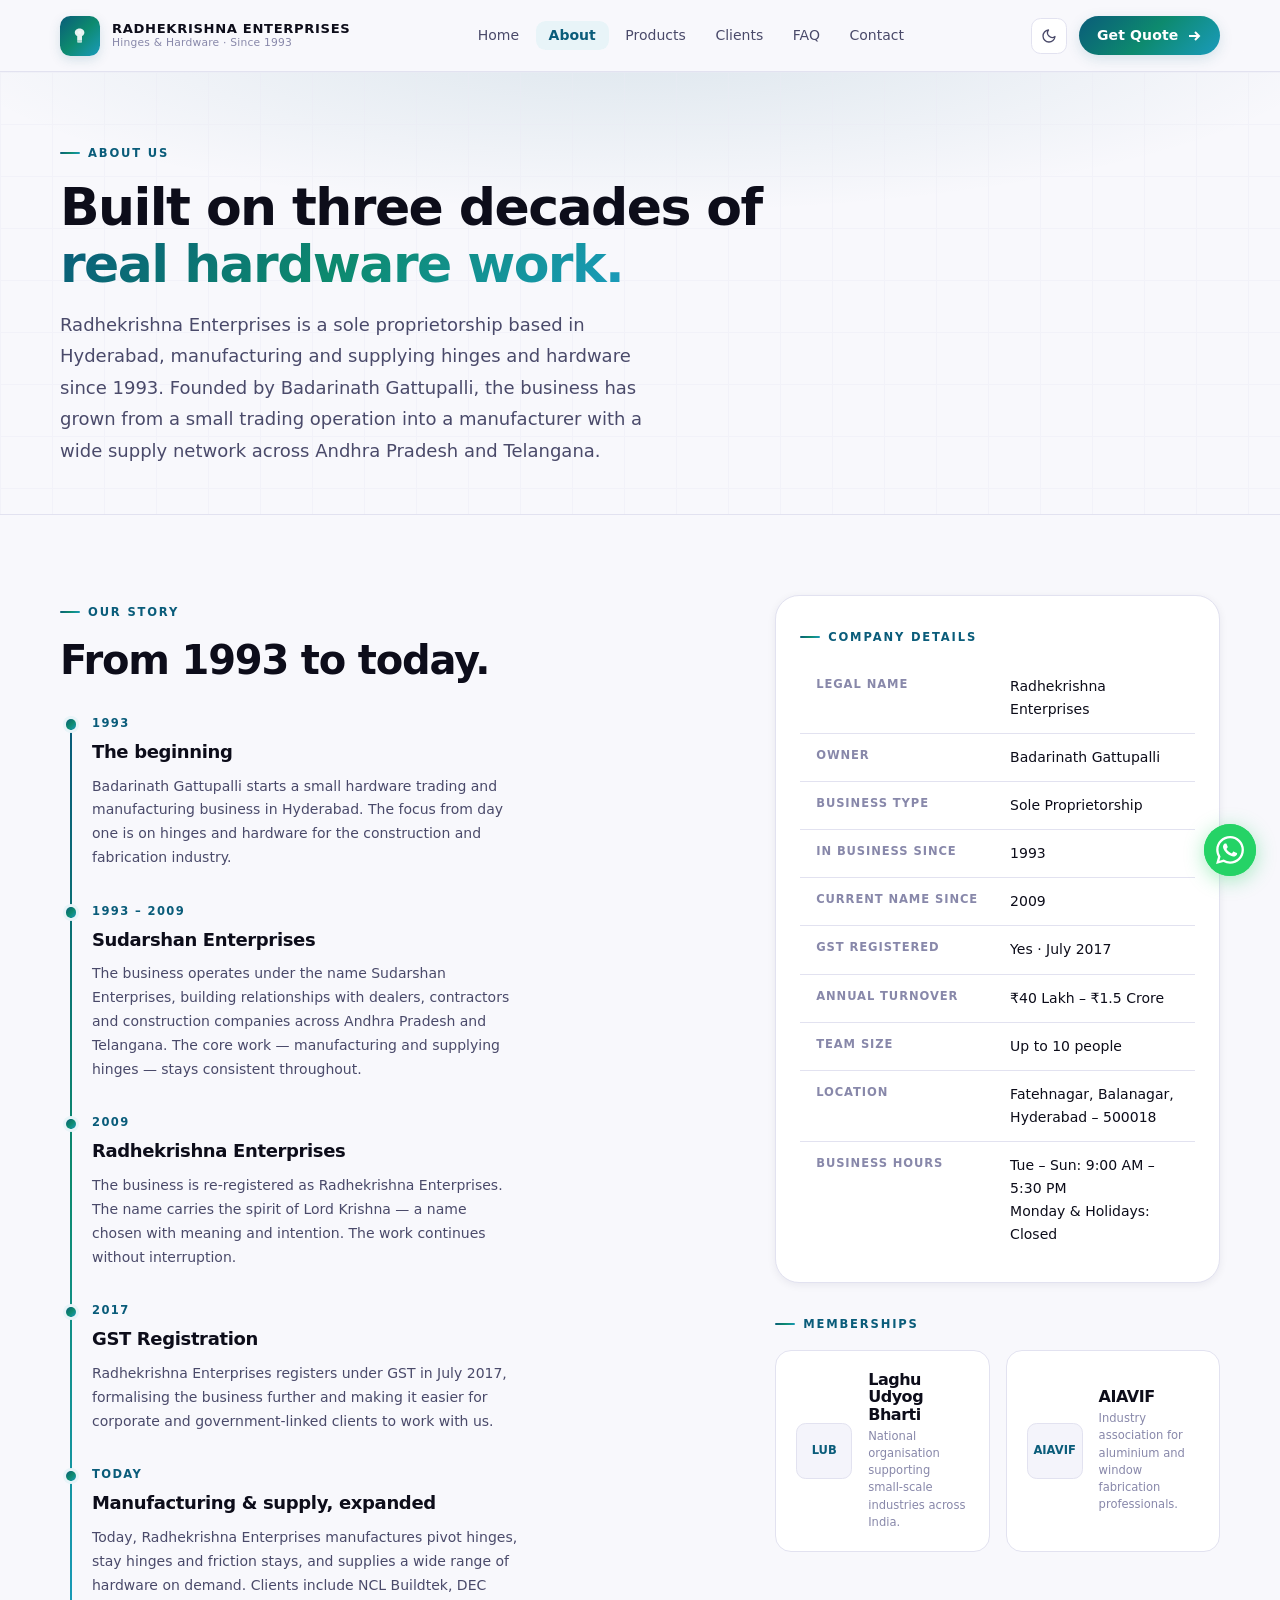
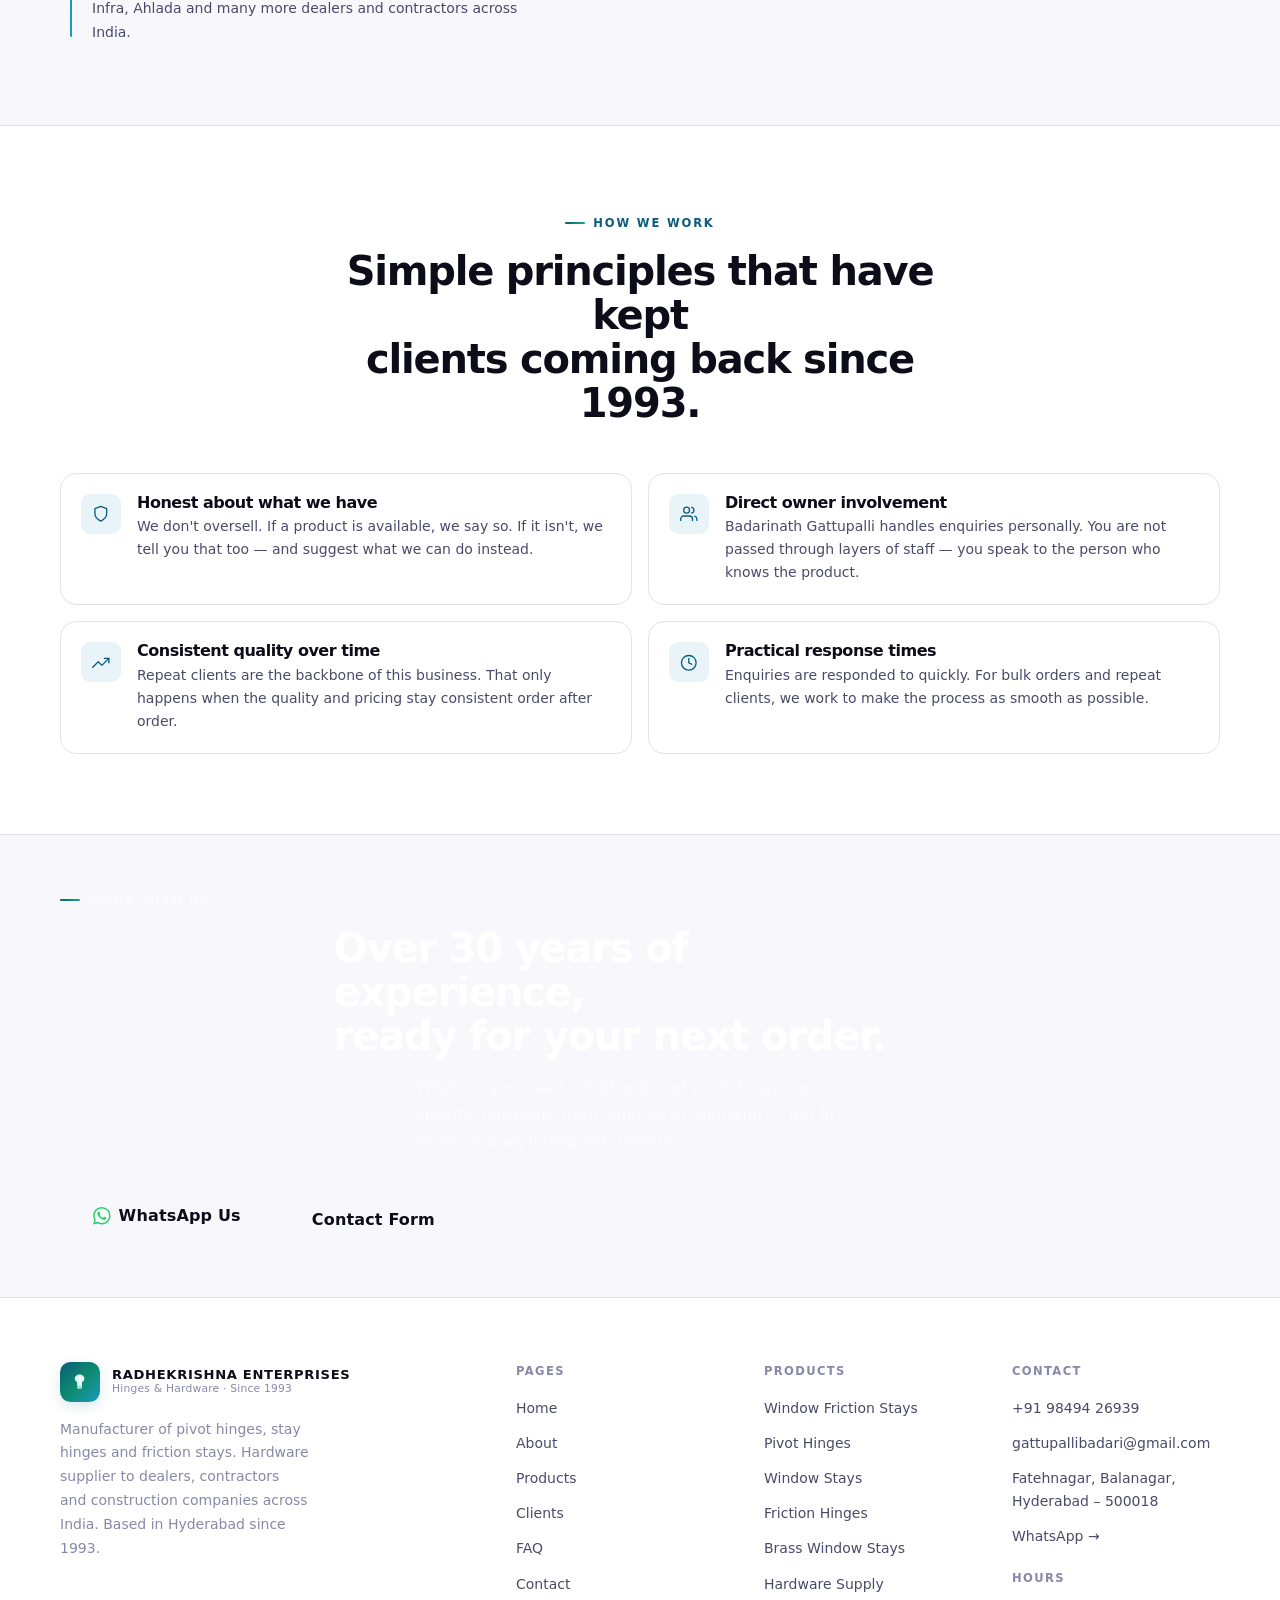
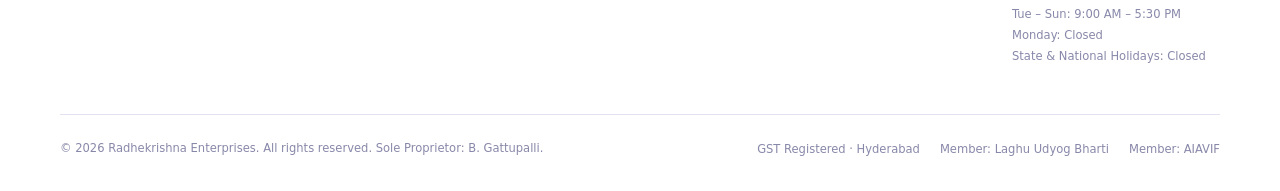
<file: about.html>
<!DOCTYPE html>
<html lang="en" data-theme="light">
<head>
  <meta charset="UTF-8" />
  <meta name="viewport" content="width=device-width, initial-scale=1.0" />
  <title>About Us | Radhekrishna Enterprises — Hinge Manufacturer Since 1993</title>
  <meta name="description" content="Learn about Radhekrishna Enterprises — founded in 1993 by Badarinath Gattupalli in Hyderabad. Manufacturer of pivot hinges, stay hinges and hardware supplier across India." />
  <meta name="keywords" content="about Radhekrishna Enterprises, hinge manufacturer Hyderabad history, Badarinath Gattupalli, hardware supplier since 1993" />
  <meta name="robots" content="index, follow" />

  <!-- Open Graph -->
  <meta property="og:title" content="About Radhekrishna Enterprises | Hinge Manufacturer Since 1993" />
  <meta property="og:description" content="Founded in 1993 by Badarinath Gattupalli. Manufacturer of pivot hinges, stay hinges and hardware supplier in Hyderabad." />
  <meta property="og:type" content="website" />
  <meta property="og:url" content="https://madhuvss-g.github.io/radhekrishna/about.html" />
  <meta name="theme-color" content="#0a5c7a" />

  <!-- Fonts -->
  <link rel="preconnect" href="https://api.fontshare.com" />
  <link
    href="https://api.fontshare.com/v2/css?f[]=general-sans@400,500,600&f[]=cabinet-grotesk@500,600,700&display=swap"
    rel="stylesheet"
  />

  <!-- Styles -->
  <link rel="stylesheet" href="styles.css" />

  <!-- Prevent theme flash -->
  <script>
    (function () {
      try {
        var t = localStorage.getItem('rke-theme');
        if (t) document.documentElement.setAttribute('data-theme', t);
        else if (window.matchMedia('(prefers-color-scheme: dark)').matches)
          document.documentElement.setAttribute('data-theme', 'dark');
      } catch (e) {}
    }());
  </script>

  <style>
    /* ── About page specific styles ── */

    /* Page Hero */
    .page-hero {
      position: relative;
      padding-block: var(--space-16) var(--space-12);
      overflow: hidden;
      border-bottom: 1px solid var(--color-border);
    }

    .page-hero-bg {
      position: absolute;
      inset: 0;
      background: var(--gradient-hero);
      pointer-events: none;
    }

    .page-hero-grid {
      position: absolute;
      inset: 0;
      background-image:
        linear-gradient(var(--color-border-soft) 1px, transparent 1px),
        linear-gradient(90deg, var(--color-border-soft) 1px, transparent 1px);
      background-size: 52px 52px;
      opacity: 0.4;
      pointer-events: none;
    }

    .page-hero-inner {
      position: relative;
      z-index: 1;
    }

    .page-hero h1 {
      max-width: 20ch;
      margin-bottom: var(--space-4);
    }

    .page-hero h1 em {
      font-style: normal;
      background: var(--gradient-peacock);
      -webkit-background-clip: text;
      -webkit-text-fill-color: transparent;
      background-clip: text;
    }

    .page-hero-lead {
      font-size: var(--text-lg);
      color: var(--color-text-muted);
      max-width: 52ch;
      line-height: 1.75;
    }

    /* Timeline */
    .timeline {
      position: relative;
      padding-left: var(--space-8);
    }

    .timeline::before {
      content: '';
      position: absolute;
      left: 0.65rem;
      top: 0.5rem;
      bottom: 0.5rem;
      width: 2px;
      background: linear-gradient(
        180deg,
        var(--color-primary) 0%,
        var(--color-secondary) 50%,
        var(--color-highlight) 100%
      );
      border-radius: 2px;
    }

    .timeline-item {
      position: relative;
      padding-bottom: var(--space-8);
    }

    .timeline-item:last-child {
      padding-bottom: 0;
    }

    .timeline-dot {
      position: absolute;
      left: calc(-1 * var(--space-8) + 0.35rem);
      top: 0.35rem;
      width: 0.65rem;
      height: 0.65rem;
      border-radius: 50%;
      background: var(--gradient-peacock);
      box-shadow: 0 0 0 3px var(--color-primary-soft);
      flex-shrink: 0;
    }

    .timeline-year {
      font-size: var(--text-xs);
      font-weight: 700;
      text-transform: uppercase;
      letter-spacing: 0.12em;
      color: var(--color-primary);
      margin-bottom: var(--space-1);
    }

    .timeline-title {
      font-family: "Cabinet Grotesk", system-ui, sans-serif;
      font-size: var(--text-lg);
      font-weight: 700;
      color: var(--color-text);
      margin-bottom: var(--space-2);
      letter-spacing: -0.02em;
    }

    .timeline-body {
      font-size: var(--text-sm);
      color: var(--color-text-muted);
      line-height: 1.7;
      max-width: 48ch;
    }

    /* Info table card */
    .info-table {
      width: 100%;
      border-collapse: collapse;
    }

    .info-table tr {
      border-bottom: 1px solid var(--color-border);
      transition: background var(--transition);
    }

    .info-table tr:last-child {
      border-bottom: none;
    }

    .info-table tr:hover {
      background: var(--color-primary-soft);
    }

    .info-table td {
      padding: var(--space-3) var(--space-4);
      font-size: var(--text-sm);
      vertical-align: top;
    }

    .info-table td:first-child {
      color: var(--color-text-faint);
      font-weight: 600;
      font-size: var(--text-xs);
      text-transform: uppercase;
      letter-spacing: 0.08em;
      width: 40%;
      white-space: nowrap;
    }

    .info-table td:last-child {
      color: var(--color-text);
      font-weight: 500;
    }

    /* Values grid */
    .values-grid {
      display: grid;
      gap: var(--space-4);
    }

    .value-item {
      display: flex;
      gap: var(--space-4);
      align-items: flex-start;
      padding: var(--space-5);
      border-radius: var(--radius-lg);
      border: 1px solid var(--color-border);
      background: var(--color-surface);
      transition: border-color var(--transition),
                  box-shadow var(--transition),
                  background var(--transition-slow);
    }

    .value-item:hover {
      border-color: var(--color-primary);
      box-shadow: var(--shadow-md);
    }

    .value-icon {
      width: 2.5rem;
      height: 2.5rem;
      border-radius: var(--radius-md);
      background: var(--color-primary-soft);
      display: flex;
      align-items: center;
      justify-content: center;
      flex-shrink: 0;
      transition: background var(--transition);
    }

    .value-item:hover .value-icon {
      background: var(--gradient-peacock);
    }

    .value-icon svg {
      width: 1.1rem;
      height: 1.1rem;
      color: var(--color-primary);
      transition: color var(--transition);
    }

    .value-item:hover .value-icon svg {
      color: #fff;
    }

    .value-content h3 {
      font-size: var(--text-base);
      font-weight: 700;
      margin-bottom: var(--space-1);
      color: var(--color-text);
    }

    .value-content p {
      font-size: var(--text-sm);
      color: var(--color-text-muted);
      line-height: 1.65;
    }

    /* Memberships */
    .membership-grid {
      display: grid;
      gap: var(--space-4);
    }

    .membership-card {
      display: flex;
      align-items: center;
      gap: var(--space-4);
      padding: var(--space-5);
      border-radius: var(--radius-lg);
      border: 1px solid var(--color-border);
      background: var(--color-surface);
      transition: border-color var(--transition),
                  box-shadow var(--transition),
                  background var(--transition-slow);
    }

    .membership-card:hover {
      border-color: var(--color-primary);
      box-shadow: var(--shadow-md);
    }

    .membership-logo {
      width: 3.5rem;
      height: 3.5rem;
      border-radius: var(--radius-md);
      border: 1px solid var(--color-border);
      background: var(--color-surface-soft);
      display: flex;
      align-items: center;
      justify-content: center;
      flex-shrink: 0;
      overflow: hidden;
    }

    .membership-logo img {
      width: 100%;
      height: 100%;
      object-fit: contain;
      padding: 0.4rem;
    }

    .membership-logo-placeholder {
      font-family: "Cabinet Grotesk", system-ui, sans-serif;
      font-size: var(--text-xs);
      font-weight: 700;
      color: var(--color-primary);
      text-align: center;
      line-height: 1.2;
      padding: var(--space-2);
    }

    .membership-info h3 {
      font-size: var(--text-base);
      font-weight: 700;
      color: var(--color-text);
      margin-bottom: var(--space-1);
    }

    .membership-info p {
      font-size: var(--text-xs);
      color: var(--color-text-faint);
      line-height: 1.5;
    }

    /* Two column layout */
    .about-grid {
      display: grid;
      gap: var(--space-12);
      align-items: start;
    }

    @media (min-width: 1024px) {
      .about-grid {
        grid-template-columns: minmax(0, 1.2fr) minmax(0, 0.8fr);
      }

      .values-grid {
        grid-template-columns: 1fr;
      }

      .membership-grid {
        grid-template-columns: 1fr;
      }
    }

    @media (min-width: 640px) {
      .values-grid {
        grid-template-columns: repeat(2, 1fr);
      }

      .membership-grid {
        grid-template-columns: repeat(2, 1fr);
      }
    }
  </style>
</head>

<body>
  <a href="#main" class="skip-link">Skip to content</a>

  <!-- ============================================================
       HEADER
  ============================================================ -->
  <header class="site-header" role="banner">
    <div class="frame nav">

      <a href="index.html" class="brand" aria-label="Radhekrishna Enterprises — home">
        <span class="brand-mark" aria-hidden="true">
          <svg viewBox="0 0 24 24" fill="none">
            <path d="M12 3C9 3 6 5 6 8c0 2 1 3.5 3 4.5V18h6v-5.5c2-1 3-2.5 3-4.5 0-3-3-5-6-5z"
              fill="rgba(255,255,255,0.9)" />
            <circle cx="12" cy="8" r="2" fill="rgba(255,255,255,0.5)" />
            <path d="M9 18h6v2a1 1 0 01-1 1h-4a1 1 0 01-1-1v-2z"
              fill="rgba(255,255,255,0.7)" />
          </svg>
        </span>
        <span class="brand-text">
          <span class="brand-main">Radhekrishna Enterprises</span>
          <span class="brand-sub">Hinges &amp; Hardware · Since 1993</span>
        </span>
      </a>

      <nav aria-label="Primary navigation">
        <ul class="nav-links" role="list">
          <li><a href="index.html">Home</a></li>
          <li><a href="about.html" aria-current="page">About</a></li>
          <li><a href="products.html">Products</a></li>
          <li><a href="clients.html">Clients</a></li>
          <li><a href="faq.html">FAQ</a></li>
          <li><a href="contact.html">Contact</a></li>
        </ul>
      </nav>

      <div class="nav-right">
        <button
          class="theme-toggle"
          aria-label="Switch to dark mode"
          title="Toggle theme"
        >
          <svg class="icon-moon" viewBox="0 0 24 24" fill="none"
            stroke="currentColor" stroke-width="2"
            stroke-linecap="round" stroke-linejoin="round">
            <path d="M21 12.79A9 9 0 1111.21 3 7 7 0 0021 12.79z"/>
          </svg>
          <svg class="icon-sun" viewBox="0 0 24 24" fill="none"
            stroke="currentColor" stroke-width="2"
            stroke-linecap="round" stroke-linejoin="round">
            <circle cx="12" cy="12" r="5"/>
            <line x1="12" y1="1" x2="12" y2="3"/>
            <line x1="12" y1="21" x2="12" y2="23"/>
            <line x1="4.22" y1="4.22" x2="5.64" y2="5.64"/>
            <line x1="18.36" y1="18.36" x2="19.78" y2="19.78"/>
            <line x1="1" y1="12" x2="3" y2="12"/>
            <line x1="21" y1="12" x2="23" y2="12"/>
            <line x1="4.22" y1="19.78" x2="5.64" y2="18.36"/>
            <line x1="18.36" y1="5.64" x2="19.78" y2="4.22"/>
          </svg>
        </button>

        <a href="contact.html" class="nav-cta">
          Get Quote
          <svg class="btn-arrow" viewBox="0 0 16 16" fill="none"
            stroke="currentColor" stroke-width="2">
            <path d="M3 8h10M9 4l4 4-4 4"/>
          </svg>
        </a>

        <button
          class="nav-mobile-toggle"
          aria-label="Open navigation menu"
          aria-expanded="false"
          aria-controls="mobile-menu"
        >
          <span></span>
          <span></span>
          <span></span>
        </button>
      </div>

    </div>
  </header>

  <!-- Mobile Menu -->
  <nav
    id="mobile-menu"
    class="mobile-menu"
    aria-label="Mobile navigation"
  >
    <a href="index.html">Home</a>
    <a href="about.html" aria-current="page">About</a>
    <a href="products.html">Products</a>
    <a href="clients.html">Clients</a>
    <a href="faq.html">FAQ</a>
    <a href="contact.html">Contact</a>
    <a href="contact.html" class="mobile-menu-cta">Get a Quote →</a>
  </nav>

  <!-- ============================================================
       MAIN
  ============================================================ -->
  <main id="main">

    <!-- ── PAGE HERO ── -->
    <section class="page-hero" aria-labelledby="about-heading">
      <div class="page-hero-bg"   aria-hidden="true"></div>
      <div class="page-hero-grid" aria-hidden="true"></div>

      <div class="frame page-hero-inner">
        <div class="reveal">
          <span class="eyebrow">About us</span>
          <h1 id="about-heading">
            Built on three decades of<br />
            <em>real hardware work.</em>
          </h1>
          <p class="page-hero-lead">
            Radhekrishna Enterprises is a sole proprietorship based in
            Hyderabad, manufacturing and supplying hinges and hardware
            since 1993. Founded by Badarinath Gattupalli, the business
            has grown from a small trading operation into a manufacturer
            with a wide supply network across Andhra Pradesh and Telangana.
          </p>
        </div>
      </div>
    </section>

    <!-- ── STORY + INFO ── -->
    <section
      class="section-pad"
      aria-labelledby="story-heading"
      style="background: var(--color-bg);"
    >
      <div class="frame about-grid">

        <!-- Left: Timeline -->
        <div>
          <div class="reveal">
            <span class="eyebrow">Our story</span>
            <h2 id="story-heading"
              style="margin-bottom: var(--space-8);">
              From 1993 to today.
            </h2>
          </div>

          <div class="timeline">

            <div class="timeline-item reveal delay-1">
              <div class="timeline-dot" aria-hidden="true"></div>
              <div class="timeline-year">1993</div>
              <div class="timeline-title">The beginning</div>
              <p class="timeline-body">
                Badarinath Gattupalli starts a small hardware trading
                and manufacturing business in Hyderabad. The focus from
                day one is on hinges and hardware for the construction
                and fabrication industry.
              </p>
            </div>

            <div class="timeline-item reveal delay-2">
              <div class="timeline-dot" aria-hidden="true"></div>
              <div class="timeline-year">1993 – 2009</div>
              <div class="timeline-title">Sudarshan Enterprises</div>
              <p class="timeline-body">
                The business operates under the name Sudarshan Enterprises,
                building relationships with dealers, contractors and
                construction companies across Andhra Pradesh and Telangana.
                The core work — manufacturing and supplying hinges — stays
                consistent throughout.
              </p>
            </div>

            <div class="timeline-item reveal delay-3">
              <div class="timeline-dot" aria-hidden="true"></div>
              <div class="timeline-year">2009</div>
              <div class="timeline-title">Radhekrishna Enterprises</div>
              <p class="timeline-body">
                The business is re-registered as Radhekrishna Enterprises.
                The name carries the spirit of Lord Krishna — a name chosen
                with meaning and intention. The work continues without
                interruption.
              </p>
            </div>

            <div class="timeline-item reveal delay-4">
              <div class="timeline-dot" aria-hidden="true"></div>
              <div class="timeline-year">2017</div>
              <div class="timeline-title">GST Registration</div>
              <p class="timeline-body">
                Radhekrishna Enterprises registers under GST in July 2017,
                formalising the business further and making it easier for
                corporate and government-linked clients to work with us.
              </p>
            </div>

            <div class="timeline-item reveal delay-5">
              <div class="timeline-dot" aria-hidden="true"></div>
              <div class="timeline-year">Today</div>
              <div class="timeline-title">Manufacturing &amp; supply, expanded</div>
              <p class="timeline-body">
                Today, Radhekrishna Enterprises manufactures pivot hinges,
                stay hinges and friction stays, and supplies a wide range
                of hardware on demand. Clients include NCL Buildtek,
                DEC Infra, Ahlada and many more dealers and contractors
                across India.
              </p>
            </div>

          </div>
        </div>

        <!-- Right: Info card + values -->
        <div style="display: flex; flex-direction: column;
                    gap: var(--space-6);">

          <!-- Company info table -->
          <div class="card reveal">
            <span class="eyebrow"
              style="margin-bottom: var(--space-4);">
              Company details
            </span>
            <table class="info-table" aria-label="Company information">
              <tbody>
                <tr>
                  <td>Legal Name</td>
                  <td>Radhekrishna Enterprises</td>
                </tr>
                <tr>
                  <td>Owner</td>
                  <td>Badarinath Gattupalli</td>
                </tr>
                <tr>
                  <td>Business Type</td>
                  <td>Sole Proprietorship</td>
                </tr>
                <tr>
                  <td>In Business Since</td>
                  <td>1993</td>
                </tr>
                <tr>
                  <td>Current Name Since</td>
                  <td>2009</td>
                </tr>
                <tr>
                  <td>GST Registered</td>
                  <td>Yes · July 2017</td>
                </tr>
                <tr>
                  <td>Annual Turnover</td>
                  <td>₹40 Lakh – ₹1.5 Crore</td>
                </tr>
                <tr>
                  <td>Team Size</td>
                  <td>Up to 10 people</td>
                </tr>
                <tr>
                  <td>Location</td>
                  <td>
                    Fatehnagar, Balanagar,<br />
                    Hyderabad – 500018
                  </td>
                </tr>
                <tr>
                  <td>Business Hours</td>
                  <td>
                    Tue – Sun: 9:00 AM – 5:30 PM<br />
                    Monday &amp; Holidays: Closed
                  </td>
                </tr>
              </tbody>
            </table>
          </div>

          <!-- Memberships -->
          <div class="reveal">
            <span class="eyebrow"
              style="margin-bottom: var(--space-4);">
              Memberships
            </span>
            <div class="membership-grid">

              <div class="membership-card">
                <div class="membership-logo">
                  <img
                    src="https://raw.githubusercontent.com/madhuvss-g/radhekrishna/main/images/logos/lub.png"
                    alt="Laghu Udyog Bharti logo"
                    loading="lazy"
                    onerror="this.parentElement.innerHTML='<div class=\'membership-logo-placeholder\'>LUB</div>'"
                  />
                </div>
                <div class="membership-info">
                  <h3>Laghu Udyog Bharti</h3>
                  <p>
                    National organisation supporting small-scale
                    industries across India.
                  </p>
                </div>
              </div>

              <div class="membership-card">
                <div class="membership-logo">
                  <img
                    src="https://raw.githubusercontent.com/madhuvss-g/radhekrishna/main/images/logos/aiavif.png"
                    alt="AIAVIF logo"
                    loading="lazy"
                    onerror="this.parentElement.innerHTML='<div class=\'membership-logo-placeholder\'>AIAVIF</div>'"
                  />
                </div>
                <div class="membership-info">
                  <h3>AIAVIF</h3>
                  <p>
                    Industry association for aluminium and
                    window fabrication professionals.
                  </p>
                </div>
              </div>

            </div>
          </div>

        </div>
      </div>
    </section>

    <!-- ── VALUES ── -->
    <section
      class="section-pad"
      aria-labelledby="values-heading"
      style="background: var(--color-surface);
             border-top: 1px solid var(--color-border);"
    >
      <div class="frame">

        <div class="section-header centered reveal">
          <span class="eyebrow">How we work</span>
          <h2 id="values-heading">
            Simple principles that have kept<br />
            clients coming back since 1993.
          </h2>
        </div>

        <div class="values-grid">

          <div class="value-item reveal delay-1">
            <div class="value-icon" aria-hidden="true">
              <svg viewBox="0 0 24 24" fill="none"
                stroke="currentColor" stroke-width="1.8"
                stroke-linecap="round" stroke-linejoin="round">
                <path d="M12 22s8-4 8-10V5l-8-3-8 3v7c0 6 8 10 8 10z"/>
              </svg>
            </div>
            <div class="value-content">
              <h3>Honest about what we have</h3>
              <p>
                We don't oversell. If a product is available,
                we say so. If it isn't, we tell you that too —
                and suggest what we can do instead.
              </p>
            </div>
          </div>

          <div class="value-item reveal delay-2">
            <div class="value-icon" aria-hidden="true">
              <svg viewBox="0 0 24 24" fill="none"
                stroke="currentColor" stroke-width="1.8"
                stroke-linecap="round" stroke-linejoin="round">
                <path d="M17 21v-2a4 4 0 00-4-4H5a4 4 0 00-4 4v2"/>
                <circle cx="9" cy="7" r="4"/>
                <path d="M23 21v-2a4 4 0 00-3-3.87M16 3.13a4 4 0 010 7.75"/>
              </svg>
            </div>
            <div class="value-content">
              <h3>Direct owner involvement</h3>
              <p>
                Badarinath Gattupalli handles enquiries personally.
                You are not passed through layers of staff —
                you speak to the person who knows the product.
              </p>
            </div>
          </div>

          <div class="value-item reveal delay-3">
            <div class="value-icon" aria-hidden="true">
              <svg viewBox="0 0 24 24" fill="none"
                stroke="currentColor" stroke-width="1.8"
                stroke-linecap="round" stroke-linejoin="round">
                <polyline points="23 6 13.5 15.5 8.5 10.5 1 18"/>
                <polyline points="17 6 23 6 23 12"/>
              </svg>
            </div>
            <div class="value-content">
              <h3>Consistent quality over time</h3>
              <p>
                Repeat clients are the backbone of this business.
                That only happens when the quality and pricing
                stay consistent order after order.
              </p>
            </div>
          </div>

          <div class="value-item reveal delay-4">
            <div class="value-icon" aria-hidden="true">
              <svg viewBox="0 0 24 24" fill="none"
                stroke="currentColor" stroke-width="1.8"
                stroke-linecap="round" stroke-linejoin="round">
                <circle cx="12" cy="12" r="10"/>
                <path d="M12 6v6l4 2"/>
              </svg>
            </div>
            <div class="value-content">
              <h3>Practical response times</h3>
              <p>
                Enquiries are responded to quickly. For bulk
                orders and repeat clients, we work to make
                the process as smooth as possible.
              </p>
            </div>
          </div>

        </div>
      </div>
    </section>

    <!-- ── CTA ── -->
    <section
      class="section-pad-sm"
      style="background: var(--color-bg);
             border-top: 1px solid var(--color-border);"
    >
      <div class="frame">
        <div class="cta-banner">
          <div class="cta-banner-glow" aria-hidden="true"></div>
          <div class="cta-banner-inner reveal">
            <span class="eyebrow"
              style="color: rgba(255,255,255,0.5);
                     justify-content: center;
                     margin-bottom: var(--space-4);">
              Work with us
            </span>
            <h2 style="color:#fff; max-width:22ch; margin-inline:auto;
                       margin-bottom: var(--space-4);">
              Over 30 years of experience,<br />
              ready for your next order.
            </h2>
            <p style="color:rgba(255,255,255,0.6); max-width:44ch;
                      margin-inline:auto; margin-bottom: var(--space-8);">
              Whether you need a bulk order of pivot hinges or a
              specific hardware item sourced on demand — get in touch
              and we'll respond directly.
            </p>
            <div class="cta-actions">
              <a
                href="https://wa.me/919849426939?text=Hello%2C%20I%20would%20like%20to%20enquire%20about%20your%20products."
                class="btn btn-white btn-lg"
                target="_blank"
                rel="noopener noreferrer"
              >
                <svg viewBox="0 0 24 24" fill="currentColor"
                  style="width:1.1rem;height:1.1rem;color:#25d366">
                  <path d="M17.472 14.382c-.297-.149-1.758-.867-2.03-.967-.273-.099-.471-.148-.67.15-.197.297-.767.966-.94 1.164-.173.199-.347.223-.644.075-.297-.15-1.255-.463-2.39-1.475-.883-.788-1.48-1.761-1.653-2.059-.173-.297-.018-.458.13-.606.134-.133.298-.347.446-.52.149-.174.198-.298.298-.497.099-.198.05-.371-.025-.52-.075-.149-.669-1.612-.916-2.207-.242-.579-.487-.5-.669-.51-.173-.008-.371-.01-.57-.01-.198 0-.52.074-.792.372-.272.297-1.04 1.016-1.04 2.479 0 1.462 1.065 2.875 1.213 3.074.149.198 2.096 3.2 5.077 4.487.709.306 1.262.489 1.694.625.712.227 1.36.195 1.871.118.571-.085 1.758-.719 2.006-1.413.248-.694.248-1.289.173-1.413-.074-.124-.272-.198-.57-.347m-5.421 7.403h-.004a9.87 9.87 0 01-5.031-1.378l-.361-.214-3.741.982.998-3.648-.235-.374a9.86 9.86 0 01-1.51-5.26c.001-5.45 4.436-9.884 9.888-9.884 2.64 0 5.122 1.03 6.988 2.898a9.825 9.825 0 012.893 6.994c-.003 5.45-4.437 9.884-9.885 9.884m8.413-18.297A11.815 11.815 0 0012.05 0C5.495 0 .16 5.335.157 11.892c0 2.096.547 4.142 1.588 5.945L.057 24l6.305-1.654a11.882 11.882 0 005.683 1.448h.005c6.554 0 11.89-5.335 11.893-11.893a11.821 11.821 0 00-3.48-8.413z"/>
                </svg>
                WhatsApp Us
              </a>
              <a href="contact.html" class="btn btn-ghost-white btn-lg">
                Contact Form
              </a>
            </div>
          </div>
        </div>
      </div>
    </section>

  </main>

  <!-- ============================================================
       FOOTER
  ============================================================ -->
  <footer class="site-footer" role="contentinfo">
    <div class="frame">
      <div class="footer-grid">

        <div>
          <a href="index.html" class="brand">
            <span class="brand-mark" aria-hidden="true">
              <svg viewBox="0 0 24 24" fill="none">
                <path d="M12 3C9 3 6 5 6 8c0 2 1 3.5 3 4.5V18h6v-5.5c2-1 3-2.5 3-4.5 0-3-3-5-6-5z"
                  fill="rgba(255,255,255,0.9)" />
                <circle cx="12" cy="8" r="2"
                  fill="rgba(255,255,255,0.5)" />
                <path d="M9 18h6v2a1 1 0 01-1 1h-4a1 1 0 01-1-1v-2z"
                  fill="rgba(255,255,255,0.7)" />
              </svg>
            </span>
            <span class="brand-text">
              <span class="brand-main">Radhekrishna Enterprises</span>
              <span class="brand-sub">Hinges &amp; Hardware · Since 1993</span>
            </span>
          </a>
          <p class="footer-brand-desc">
            Manufacturer of pivot hinges, stay hinges and friction stays.
            Hardware supplier to dealers, contractors and construction
            companies across India. Based in Hyderabad since 1993.
          </p>
        </div>

        <div>
          <p class="footer-col-title">Pages</p>
          <nav class="footer-links" aria-label="Footer navigation">
            <a href="index.html">Home</a>
            <a href="about.html">About</a>
            <a href="products.html">Products</a>
            <a href="clients.html">Clients</a>
            <a href="faq.html">FAQ</a>
            <a href="contact.html">Contact</a>
          </nav>
        </div>

        <div>
          <p class="footer-col-title">Products</p>
          <nav class="footer-links" aria-label="Product links">
            <a href="products.html#friction-stays">Window Friction Stays</a>
            <a href="products.html#pivot-hinges">Pivot Hinges</a>
            <a href="products.html#window-stays">Window Stays</a>
            <a href="products.html#friction-hinges">Friction Hinges</a>
            <a href="products.html#brass-stays">Brass Window Stays</a>
            <a href="products.html#supply">Hardware Supply</a>
          </nav>
        </div>

        <div>
          <p class="footer-col-title">Contact</p>
          <div class="footer-links">
            <a href="tel:+919849426939">+91 98494 26939</a>
            <a href="mailto:gattupallibadari@gmail.com">
              gattupallibadari@gmail.com
            </a>
            <a href="https://maps.app.goo.gl/1gUDApdGsWqmmssV7"
              target="_blank" rel="noopener noreferrer">
              Fatehnagar, Balanagar,<br />Hyderabad – 500018
            </a>
            <a href="https://wa.me/919849426939"
              target="_blank" rel="noopener noreferrer">
              WhatsApp →
            </a>
          </div>
          <div style="margin-top: var(--space-5);">
            <p class="footer-col-title">Hours</p>
            <p style="font-size: var(--text-xs);
                      color: var(--color-text-faint);
                      line-height: 1.8">
              Tue – Sun: 9:00 AM – 5:30 PM<br />
              Monday: Closed<br />
              State &amp; National Holidays: Closed
            </p>
          </div>
        </div>

      </div>

      <div class="footer-bottom">
        <p>
          © <span id="footer-year">2025</span>
          Radhekrishna Enterprises. All rights reserved.
          Sole Proprietor: B. Gattupalli.
        </p>
        <div style="display:flex; gap: var(--space-5);
                    flex-wrap: wrap; align-items: center;">
          <span>GST Registered · Hyderabad</span>
          <span>Member: Laghu Udyog Bharti</span>
          <span>Member: AIAVIF</span>
        </div>
      </div>

    </div>
  </footer>

  <!-- ============================================================
       FLOATING WHATSAPP
  ============================================================ -->
  <a
    href="https://wa.me/919849426939?text=Hello%2C%20I%20would%20like%20to%20enquire%20about%20your%20products."
    class="whatsapp-float"
    target="_blank"
    rel="noopener noreferrer"
    aria-label="Chat with us on WhatsApp"
    title="WhatsApp us"
  >
    <span class="whatsapp-float-pulse" aria-hidden="true"></span>
    <svg viewBox="0 0 24 24" fill="currentColor" aria-hidden="true">
      <path d="M17.472 14.382c-.297-.149-1.758-.867-2.03-.967-.273-.099-.471-.148-.67.15-.197.297-.767.966-.94 1.164-.173.199-.347.223-.644.075-.297-.15-1.255-.463-2.39-1.475-.883-.788-1.48-1.761-1.653-2.059-.173-.297-.018-.458.13-.606.134-.133.298-.347.446-.52.149-.174.198-.298.298-.497.099-.198.05-.371-.025-.52-.075-.149-.669-1.612-.916-2.207-.242-.579-.487-.5-.669-.51-.173-.008-.371-.01-.57-.01-.198 0-.52.074-.792.372-.272.297-1.04 1.016-1.04 2.479 0 1.462 1.065 2.875 1.213 3.074.149.198 2.096 3.2 5.077 4.487.709.306 1.262.489 1.694.625.712.227 1.36.195 1.871.118.571-.085 1.758-.719 2.006-1.413.248-.694.248-1.289.173-1.413-.074-.124-.272-.198-.57-.347m-5.421 7.403h-.004a9.87 9.87 0 01-5.031-1.378l-.361-.214-3.741.982.998-3.648-.235-.374a9.86 9.86 0 01-1.51-5.26c.001-5.45 4.436-9.884 9.888-9.884 2.64 0 5.122 1.03 6.988 2.898a9.825 9.825 0 012.893 6.994c-.003 5.45-4.437 9.884-9.885 9.884m8.413-18.297A11.815 11.815 0 0012.05 0C5.495 0 .16 5.335.157 11.892c0 2.096.547 4.142 1.588 5.945L.057 24l6.305-1.654a11.882 11.882 0 005.683 1.448h.005c6.554 0 11.89-5.335 11.893-11.893a11.821 11.821 0 00-3.48-8.413z"/>
    </svg>
  </a>

  <!-- ============================================================
       SCRIPTS
  ============================================================ -->
  <script src="script.js"></script>
  <script>
    (function () {
      var el = document.getElementById('footer-year');
      if (el) el.textContent = new Date().getFullYear();
    }());
  </script>

</body>
</html>
</file>
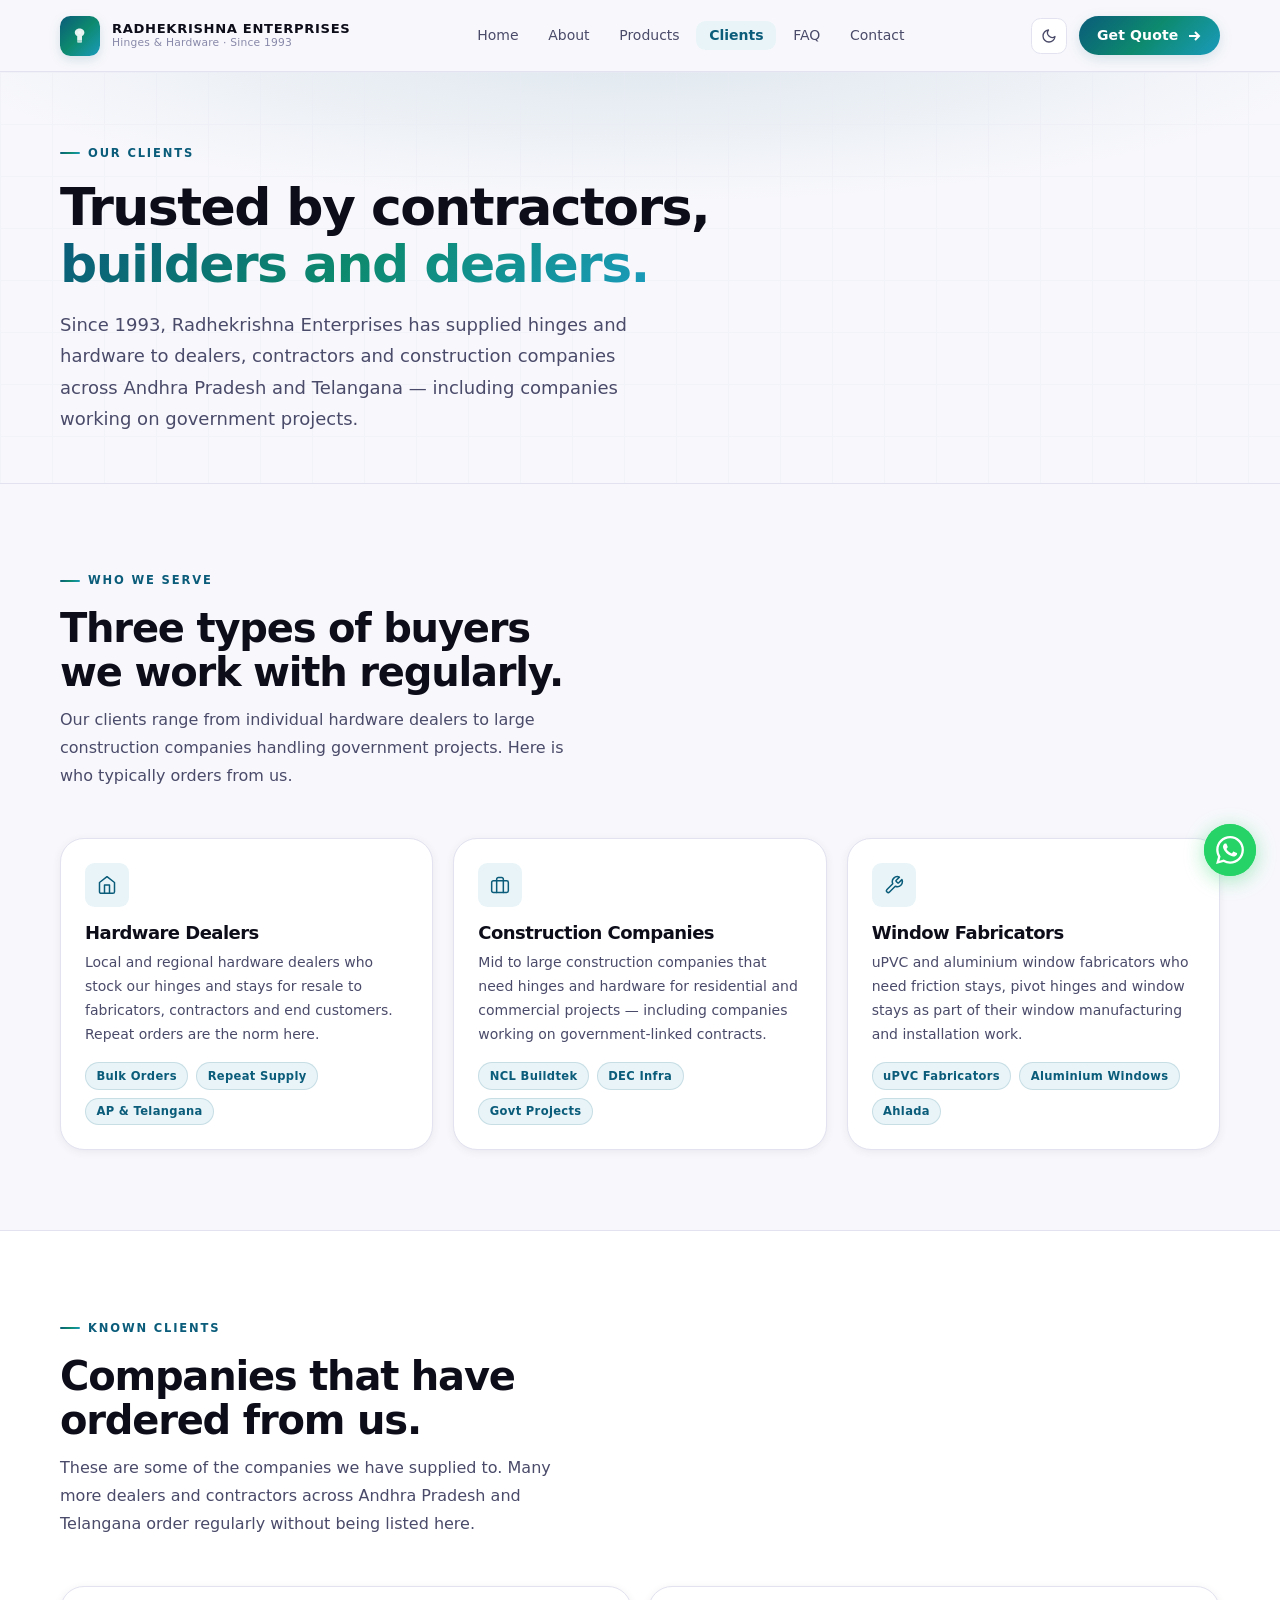
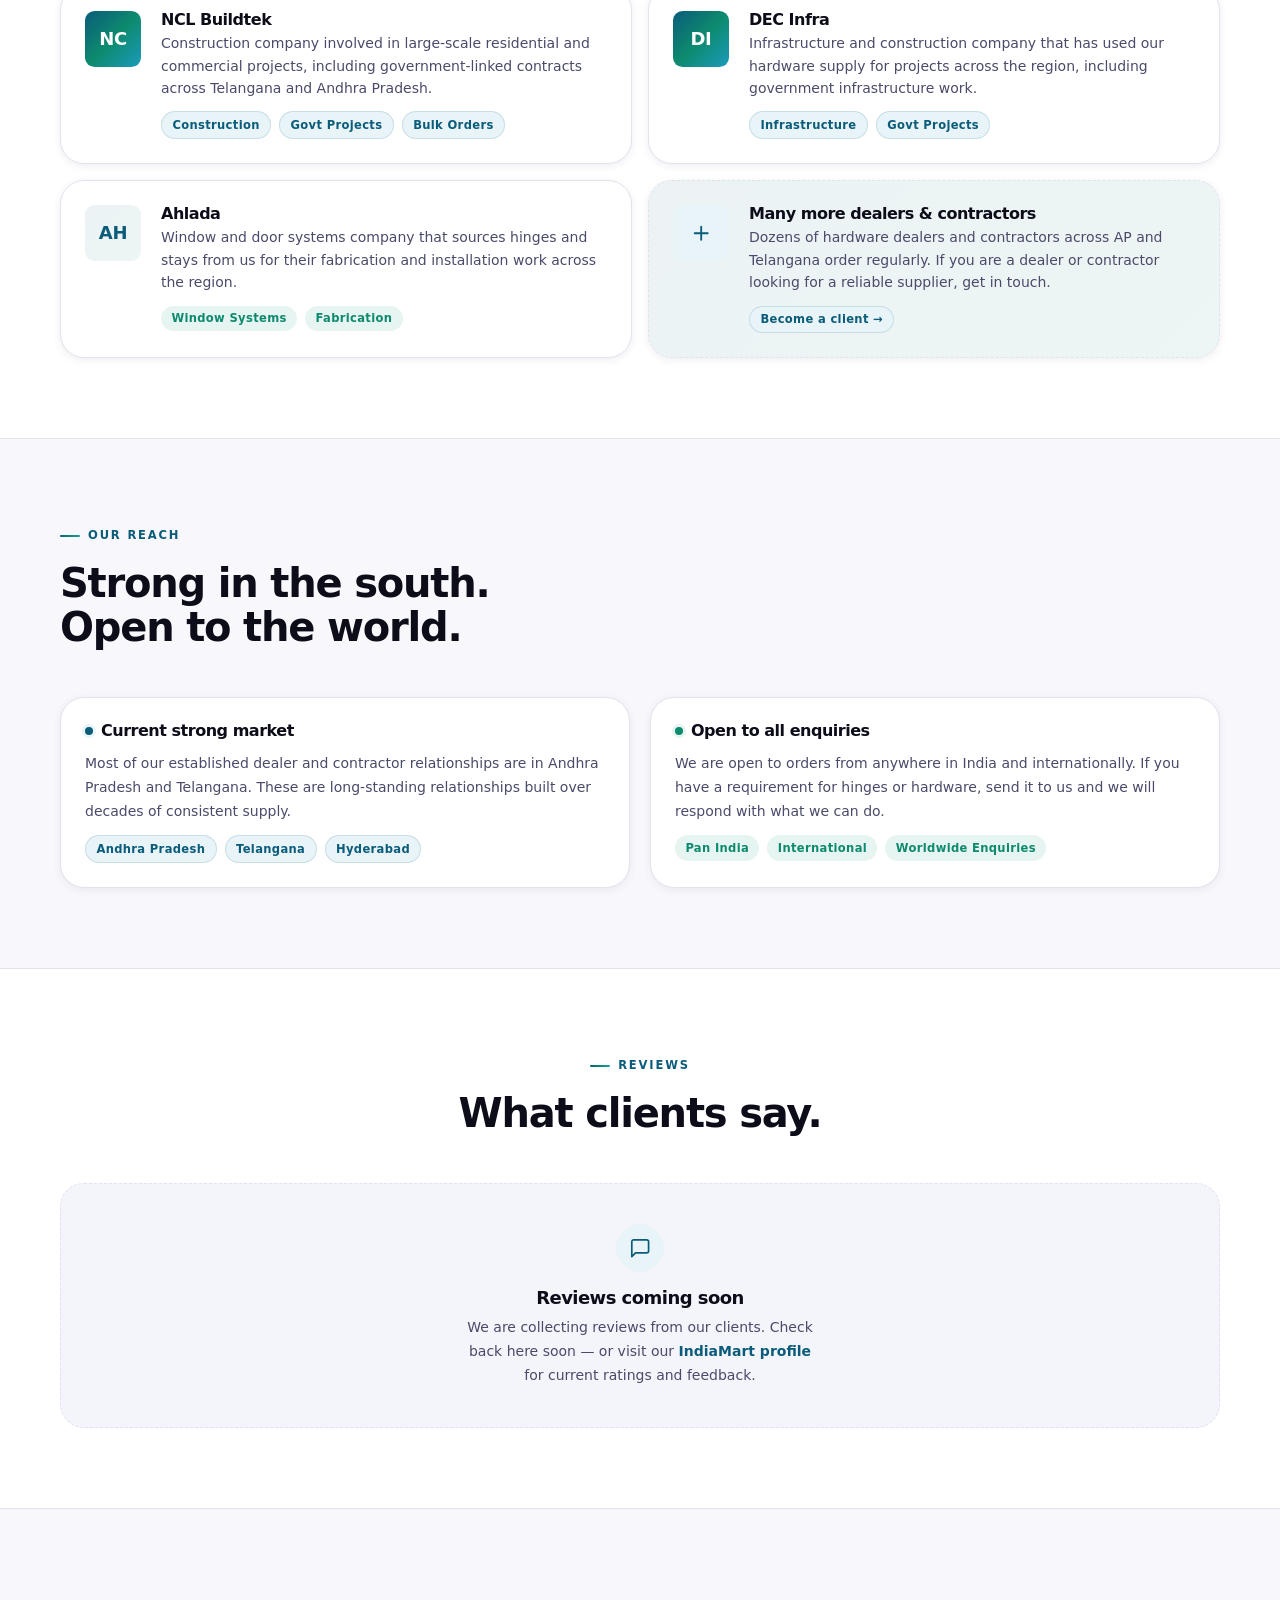
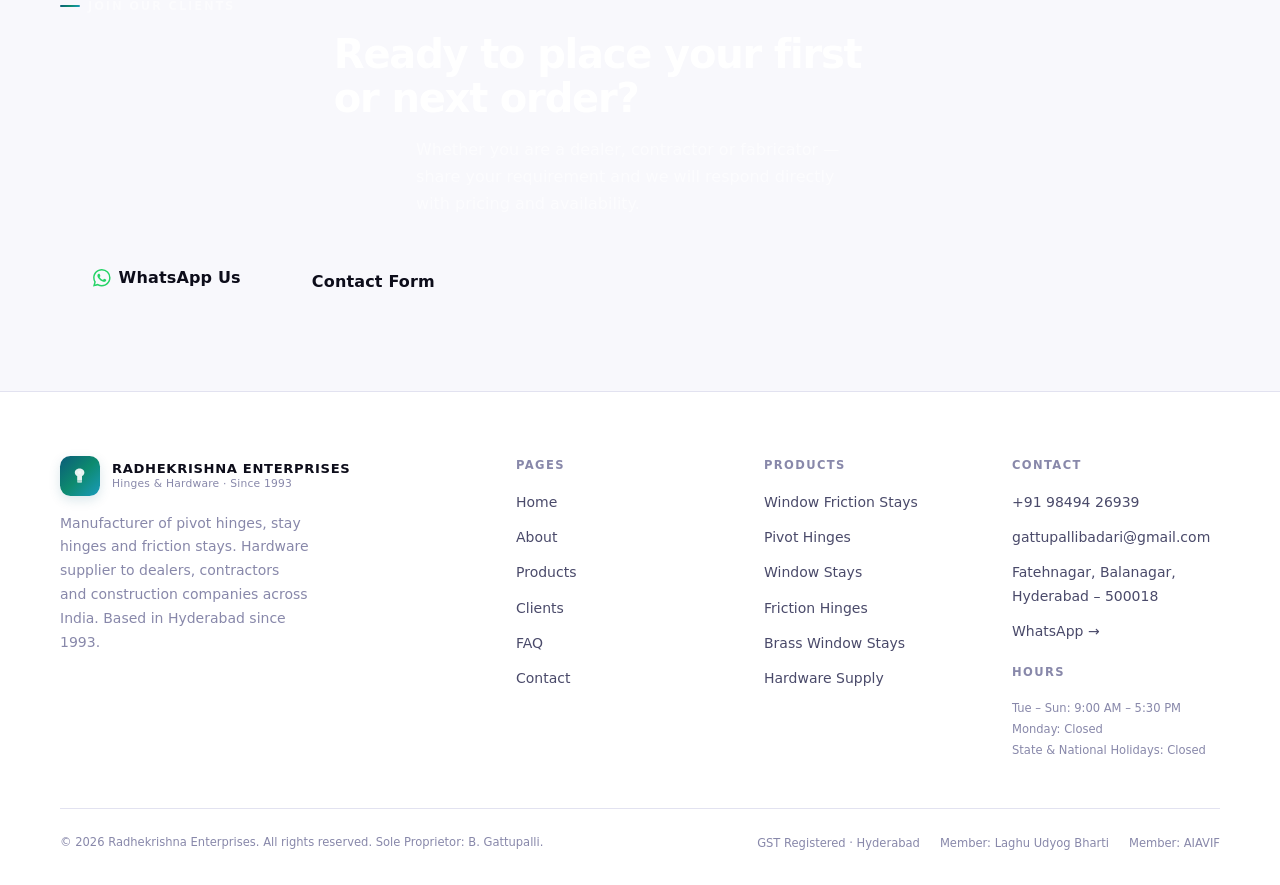
<file: clients.html>
<!DOCTYPE html>
<html lang="en" data-theme="light">
<head>
  <meta charset="UTF-8" />
  <meta name="viewport" content="width=device-width, initial-scale=1.0" />
  <title>Clients | Radhekrishna Enterprises — Trusted by Contractors & Builders</title>
  <meta name="description" content="Radhekrishna Enterprises supplies hinges and hardware to dealers, contractors and construction companies including NCL Buildtek, DEC Infra and Ahlada across India." />
  <meta name="keywords" content="Radhekrishna Enterprises clients, NCL Buildtek, DEC Infra, Ahlada, hardware supplier contractors India" />
  <meta name="robots" content="index, follow" />

  <meta property="og:title" content="Clients | Radhekrishna Enterprises" />
  <meta property="og:description" content="Trusted by dealers, contractors and construction companies across Andhra Pradesh and Telangana since 1993." />
  <meta property="og:type" content="website" />
  <meta property="og:url" content="https://madhuvss-g.github.io/radhekrishna/clients.html" />
  <meta name="theme-color" content="#0a5c7a" />

  <link rel="preconnect" href="https://api.fontshare.com" />
  <link
    href="https://api.fontshare.com/v2/css?f[]=general-sans@400,500,600&f[]=cabinet-grotesk@500,600,700&display=swap"
    rel="stylesheet"
  />

  <link rel="stylesheet" href="styles.css" />

  <script>
    (function () {
      try {
        var t = localStorage.getItem('rke-theme');
        if (t) document.documentElement.setAttribute('data-theme', t);
        else if (window.matchMedia('(prefers-color-scheme: dark)').matches)
          document.documentElement.setAttribute('data-theme', 'dark');
      } catch (e) {}
    }());
  </script>

  <style>
    /* ── Clients page specific styles ── */

    .page-hero {
      position: relative;
      padding-block: var(--space-16) var(--space-12);
      overflow: hidden;
      border-bottom: 1px solid var(--color-border);
    }

    .page-hero-bg {
      position: absolute;
      inset: 0;
      background: var(--gradient-hero);
      pointer-events: none;
    }

    .page-hero-grid {
      position: absolute;
      inset: 0;
      background-image:
        linear-gradient(var(--color-border-soft) 1px, transparent 1px),
        linear-gradient(90deg, var(--color-border-soft) 1px, transparent 1px);
      background-size: 52px 52px;
      opacity: 0.4;
      pointer-events: none;
    }

    .page-hero-inner {
      position: relative;
      z-index: 1;
    }

    .page-hero h1 {
      max-width: 22ch;
      margin-bottom: var(--space-4);
    }

    .page-hero h1 em {
      font-style: normal;
      background: var(--gradient-peacock);
      -webkit-background-clip: text;
      -webkit-text-fill-color: transparent;
      background-clip: text;
    }

    .page-hero-lead {
      font-size: var(--text-lg);
      color: var(--color-text-muted);
      max-width: 52ch;
      line-height: 1.75;
    }

    /* Client type cards */
    .client-type-grid {
      display: grid;
      gap: var(--space-5);
    }

    .client-type-card {
      background: var(--color-surface);
      border-radius: var(--radius-xl);
      border: 1px solid var(--color-border);
      padding: var(--space-6);
      box-shadow: var(--shadow-sm);
      transition: border-color var(--transition),
                  box-shadow var(--transition),
                  transform var(--transition),
                  background var(--transition-slow);
      position: relative;
      overflow: hidden;
    }

    .client-type-card::before {
      content: '';
      position: absolute;
      top: 0;
      left: 0;
      right: 0;
      height: 2px;
      background: var(--gradient-peacock);
      opacity: 0;
      transition: opacity var(--transition);
    }

    .client-type-card:hover {
      border-color: var(--color-primary);
      box-shadow: var(--shadow-lg);
      transform: translateY(-3px);
    }

    .client-type-card:hover::before {
      opacity: 1;
    }

    .client-type-icon {
      width: 2.75rem;
      height: 2.75rem;
      border-radius: var(--radius-md);
      background: var(--color-primary-soft);
      display: flex;
      align-items: center;
      justify-content: center;
      margin-bottom: var(--space-4);
      transition: background var(--transition);
    }

    .client-type-card:hover .client-type-icon {
      background: var(--gradient-peacock);
    }

    .client-type-icon svg {
      width: 1.25rem;
      height: 1.25rem;
      color: var(--color-primary);
      transition: color var(--transition);
    }

    .client-type-card:hover .client-type-icon svg {
      color: #fff;
    }

    .client-type-card h3 {
      font-size: var(--text-lg);
      font-weight: 700;
      color: var(--color-text);
      margin-bottom: var(--space-2);
    }

    .client-type-card p {
      font-size: var(--text-sm);
      color: var(--color-text-muted);
      line-height: 1.7;
      margin-bottom: var(--space-4);
    }

    .client-examples {
      display: flex;
      flex-wrap: wrap;
      gap: var(--space-2);
    }

    /* Named clients section */
    .named-clients-grid {
      display: grid;
      gap: var(--space-4);
    }

    .named-client-card {
      background: var(--color-surface);
      border-radius: var(--radius-xl);
      border: 1px solid var(--color-border);
      padding: var(--space-6);
      box-shadow: var(--shadow-sm);
      display: flex;
      gap: var(--space-5);
      align-items: flex-start;
      transition: border-color var(--transition),
                  box-shadow var(--transition),
                  transform var(--transition),
                  background var(--transition-slow);
    }

    .named-client-card:hover {
      border-color: var(--color-primary);
      box-shadow: var(--shadow-lg);
      transform: translateY(-2px);
    }

    .named-client-avatar {
      width: 3.5rem;
      height: 3.5rem;
      border-radius: var(--radius-md);
      background: var(--gradient-peacock);
      display: flex;
      align-items: center;
      justify-content: center;
      flex-shrink: 0;
      font-family: "Cabinet Grotesk", system-ui, sans-serif;
      font-size: var(--text-lg);
      font-weight: 700;
      color: #fff;
      letter-spacing: -0.02em;
    }

    .named-client-info h3 {
      font-size: var(--text-base);
      font-weight: 700;
      color: var(--color-text);
      margin-bottom: var(--space-1);
    }

    .named-client-info p {
      font-size: var(--text-sm);
      color: var(--color-text-muted);
      line-height: 1.6;
      margin-bottom: var(--space-3);
    }

    .named-client-tags {
      display: flex;
      flex-wrap: wrap;
      gap: var(--space-2);
    }

    /* Reach section */
    .reach-grid {
      display: grid;
      gap: var(--space-5);
    }

    .reach-card {
      background: var(--color-surface);
      border-radius: var(--radius-xl);
      border: 1px solid var(--color-border);
      padding: var(--space-6);
      box-shadow: var(--shadow-sm);
      transition: background var(--transition-slow),
                  border-color var(--transition-slow);
    }

    .reach-card h3 {
      font-size: var(--text-base);
      font-weight: 700;
      color: var(--color-text);
      margin-bottom: var(--space-3);
      display: flex;
      align-items: center;
      gap: var(--space-2);
    }

    .reach-dot {
      width: 0.5rem;
      height: 0.5rem;
      border-radius: 50%;
      flex-shrink: 0;
    }

    .reach-dot-active {
      background: var(--color-primary);
      box-shadow: 0 0 0 3px var(--color-primary-soft);
    }

    .reach-dot-open {
      background: var(--color-secondary);
      box-shadow: 0 0 0 3px var(--color-secondary-soft);
    }

    .reach-card p {
      font-size: var(--text-sm);
      color: var(--color-text-muted);
      line-height: 1.7;
    }

    .reach-state-list {
      display: flex;
      flex-wrap: wrap;
      gap: var(--space-2);
      margin-top: var(--space-3);
    }

    /* Reviews placeholder */
    .reviews-placeholder {
      background: var(--color-surface-soft);
      border: 1.5px dashed var(--color-border);
      border-radius: var(--radius-xl);
      padding: var(--space-10);
      text-align: center;
      transition: background var(--transition-slow),
                  border-color var(--transition-slow);
    }

    .reviews-placeholder-icon {
      width: 3rem;
      height: 3rem;
      border-radius: 50%;
      background: var(--color-primary-soft);
      display: flex;
      align-items: center;
      justify-content: center;
      margin-inline: auto;
      margin-bottom: var(--space-4);
    }

    .reviews-placeholder-icon svg {
      width: 1.4rem;
      height: 1.4rem;
      color: var(--color-primary);
    }

    .reviews-placeholder h3 {
      font-size: var(--text-lg);
      margin-bottom: var(--space-2);
    }

    .reviews-placeholder p {
      font-size: var(--text-sm);
      color: var(--color-text-muted);
      max-width: 40ch;
      margin-inline: auto;
      line-height: 1.7;
    }

    @media (min-width: 640px) {
      .client-type-grid {
        grid-template-columns: repeat(2, 1fr);
      }

      .named-clients-grid {
        grid-template-columns: repeat(2, 1fr);
      }

      .reach-grid {
        grid-template-columns: repeat(2, 1fr);
      }
    }

    @media (min-width: 1024px) {
      .client-type-grid {
        grid-template-columns: repeat(3, 1fr);
      }
    }
  </style>
</head>

<body>
  <a href="#main" class="skip-link">Skip to content</a>

  <header class="site-header" role="banner">
    <div class="frame nav">

      <a href="index.html" class="brand"
        aria-label="Radhekrishna Enterprises — home">
        <span class="brand-mark" aria-hidden="true">
          <svg viewBox="0 0 24 24" fill="none">
            <path
              d="M12 3C9 3 6 5 6 8c0 2 1 3.5 3 4.5V18h6v-5.5c2-1 3-2.5 3-4.5 0-3-3-5-6-5z"
              fill="rgba(255,255,255,0.9)" />
            <circle cx="12" cy="8" r="2"
              fill="rgba(255,255,255,0.5)" />
            <path
              d="M9 18h6v2a1 1 0 01-1 1h-4a1 1 0 01-1-1v-2z"
              fill="rgba(255,255,255,0.7)" />
          </svg>
        </span>
        <span class="brand-text">
          <span class="brand-main">Radhekrishna Enterprises</span>
          <span class="brand-sub">Hinges &amp; Hardware · Since 1993</span>
        </span>
      </a>

      <nav aria-label="Primary navigation">
        <ul class="nav-links" role="list">
          <li><a href="index.html">Home</a></li>
          <li><a href="about.html">About</a></li>
          <li><a href="products.html">Products</a></li>
          <li><a href="clients.html" aria-current="page">Clients</a></li>
          <li><a href="faq.html">FAQ</a></li>
          <li><a href="contact.html">Contact</a></li>
        </ul>
      </nav>

      <div class="nav-right">
        <button
          class="theme-toggle"
          aria-label="Switch to dark mode"
          title="Toggle theme"
        >
          <svg class="icon-moon" viewBox="0 0 24 24" fill="none"
            stroke="currentColor" stroke-width="2"
            stroke-linecap="round" stroke-linejoin="round">
            <path d="M21 12.79A9 9 0 1111.21 3 7 7 0 0021 12.79z"/>
          </svg>
          <svg class="icon-sun" viewBox="0 0 24 24" fill="none"
            stroke="currentColor" stroke-width="2"
            stroke-linecap="round" stroke-linejoin="round">
            <circle cx="12" cy="12" r="5"/>
            <line x1="12" y1="1" x2="12" y2="3"/>
            <line x1="12" y1="21" x2="12" y2="23"/>
            <line x1="4.22" y1="4.22" x2="5.64" y2="5.64"/>
            <line x1="18.36" y1="18.36" x2="19.78" y2="19.78"/>
            <line x1="1" y1="12" x2="3" y2="12"/>
            <line x1="21" y1="12" x2="23" y2="12"/>
            <line x1="4.22" y1="19.78" x2="5.64" y2="18.36"/>
            <line x1="18.36" y1="5.64" x2="19.78" y2="4.22"/>
          </svg>
        </button>

        <a href="contact.html" class="nav-cta">
          Get Quote
          <svg class="btn-arrow" viewBox="0 0 16 16" fill="none"
            stroke="currentColor" stroke-width="2">
            <path d="M3 8h10M9 4l4 4-4 4"/>
          </svg>
        </a>

        <button
          class="nav-mobile-toggle"
          aria-label="Open navigation menu"
          aria-expanded="false"
          aria-controls="mobile-menu"
        >
          <span></span>
          <span></span>
          <span></span>
        </button>
      </div>

    </div>
  </header>

  <nav id="mobile-menu" class="mobile-menu"
    aria-label="Mobile navigation">
    <a href="index.html">Home</a>
    <a href="about.html">About</a>
    <a href="products.html">Products</a>
    <a href="clients.html" aria-current="page">Clients</a>
    <a href="faq.html">FAQ</a>
    <a href="contact.html">Contact</a>
    <a href="contact.html" class="mobile-menu-cta">Get a Quote →</a>
  </nav>

  <main id="main">

    <!-- ── PAGE HERO ── -->
    <section class="page-hero" aria-labelledby="clients-heading">
      <div class="page-hero-bg"   aria-hidden="true"></div>
      <div class="page-hero-grid" aria-hidden="true"></div>
      <div class="frame page-hero-inner">
        <div class="reveal">
          <span class="eyebrow">Our clients</span>
          <h1 id="clients-heading">
            Trusted by contractors,<br />
            <em>builders and dealers.</em>
          </h1>
          <p class="page-hero-lead">
            Since 1993, Radhekrishna Enterprises has supplied hinges
            and hardware to dealers, contractors and construction
            companies across Andhra Pradesh and Telangana — including
            companies working on government projects.
          </p>
        </div>
      </div>
    </section>

    <!-- ── WHO WE SERVE ── -->
    <section
      class="section-pad"
      aria-labelledby="who-heading"
      style="background: var(--color-bg);"
    >
      <div class="frame">

        <div class="section-header reveal">
          <span class="eyebrow">Who we serve</span>
          <h2 id="who-heading">
            Three types of buyers<br />
            we work with regularly.
          </h2>
          <p>
            Our clients range from individual hardware dealers to
            large construction companies handling government projects.
            Here is who typically orders from us.
          </p>
        </div>

        <div class="client-type-grid">

          <div class="client-type-card reveal delay-1">
            <div class="client-type-icon" aria-hidden="true">
              <svg viewBox="0 0 24 24" fill="none"
                stroke="currentColor" stroke-width="1.8"
                stroke-linecap="round" stroke-linejoin="round">
                <path d="M3 9l9-7 9 7v11a2 2 0 01-2 2H5a2 2 0 01-2-2z"/>
                <polyline points="9 22 9 12 15 12 15 22"/>
              </svg>
            </div>
            <h3>Hardware Dealers</h3>
            <p>
              Local and regional hardware dealers who stock our
              hinges and stays for resale to fabricators,
              contractors and end customers. Repeat orders
              are the norm here.
            </p>
            <div class="client-examples">
              <span class="badge badge-primary">Bulk Orders</span>
              <span class="badge badge-primary">Repeat Supply</span>
              <span class="badge badge-primary">AP &amp; Telangana</span>
            </div>
          </div>

          <div class="client-type-card reveal delay-2">
            <div class="client-type-icon" aria-hidden="true">
              <svg viewBox="0 0 24 24" fill="none"
                stroke="currentColor" stroke-width="1.8"
                stroke-linecap="round" stroke-linejoin="round">
                <rect x="2" y="7" width="20" height="14"
                  rx="2" ry="2"/>
                <path d="M16 21V5a2 2 0 00-2-2h-4a2 2 0 00-2 2v16"/>
              </svg>
            </div>
            <h3>Construction Companies</h3>
            <p>
              Mid to large construction companies that need
              hinges and hardware for residential and commercial
              projects — including companies working on
              government-linked contracts.
            </p>
            <div class="client-examples">
              <span class="badge badge-primary">NCL Buildtek</span>
              <span class="badge badge-primary">DEC Infra</span>
              <span class="badge badge-primary">Govt Projects</span>
            </div>
          </div>

          <div class="client-type-card reveal delay-3">
            <div class="client-type-icon" aria-hidden="true">
              <svg viewBox="0 0 24 24" fill="none"
                stroke="currentColor" stroke-width="1.8"
                stroke-linecap="round" stroke-linejoin="round">
                <path d="M14.7 6.3a1 1 0 000 1.4l1.6 1.6a1 1 0 001.4 0l3.77-3.77a6 6 0 01-7.94 7.94l-6.91 6.91a2.12 2.12 0 01-3-3l6.91-6.91a6 6 0 017.94-7.94l-3.76 3.76z"/>
              </svg>
            </div>
            <h3>Window Fabricators</h3>
            <p>
              uPVC and aluminium window fabricators who need
              friction stays, pivot hinges and window stays
              as part of their window manufacturing and
              installation work.
            </p>
            <div class="client-examples">
              <span class="badge badge-primary">uPVC Fabricators</span>
              <span class="badge badge-primary">Aluminium Windows</span>
              <span class="badge badge-primary">Ahlada</span>
            </div>
          </div>

        </div>
      </div>
    </section>

    <!-- ── NAMED CLIENTS ── -->
    <section
      class="section-pad"
      aria-labelledby="named-heading"
      style="background: var(--color-surface);
             border-top: 1px solid var(--color-border);"
    >
      <div class="frame">

        <div class="section-header reveal">
          <span class="eyebrow">Known clients</span>
          <h2 id="named-heading">
            Companies that have<br />
            ordered from us.
          </h2>
          <p>
            These are some of the companies we have supplied
            to. Many more dealers and contractors across
            Andhra Pradesh and Telangana order regularly
            without being listed here.
          </p>
        </div>

        <div class="named-clients-grid">

          <div class="named-client-card reveal delay-1">
            <div class="named-client-avatar"
              aria-hidden="true">
              NC
            </div>
            <div class="named-client-info">
              <h3>NCL Buildtek</h3>
              <p>
                Construction company involved in large-scale
                residential and commercial projects, including
                government-linked contracts across Telangana
                and Andhra Pradesh.
              </p>
              <div class="named-client-tags">
                <span class="badge badge-primary">
                  Construction
                </span>
                <span class="badge badge-primary">
                  Govt Projects
                </span>
                <span class="badge badge-primary">
                  Bulk Orders
                </span>
              </div>
            </div>
          </div>

          <div class="named-client-card reveal delay-2">
            <div class="named-client-avatar"
              aria-hidden="true">
              DI
            </div>
            <div class="named-client-info">
              <h3>DEC Infra</h3>
              <p>
                Infrastructure and construction company that
                has used our hardware supply for projects
                across the region, including government
                infrastructure work.
              </p>
              <div class="named-client-tags">
                <span class="badge badge-primary">
                  Infrastructure
                </span>
                <span class="badge badge-primary">
                  Govt Projects
                </span>
              </div>
            </div>
          </div>

          <div class="named-client-card reveal delay-3">
            <div class="named-client-avatar"
              aria-hidden="true"
              style="background: var(--gradient-feather);
                     color: var(--color-primary);">
              AH
            </div>
            <div class="named-client-info">
              <h3>Ahlada</h3>
              <p>
                Window and door systems company that sources
                hinges and stays from us for their fabrication
                and installation work across the region.
              </p>
              <div class="named-client-tags">
                <span class="badge badge-secondary">
                  Window Systems
                </span>
                <span class="badge badge-secondary">
                  Fabrication
                </span>
              </div>
            </div>
          </div>

          <div class="named-client-card reveal delay-4"
            style="background: var(--gradient-feather);
                   border-style: dashed;">
            <div class="named-client-avatar"
              aria-hidden="true"
              style="background: var(--color-primary-soft);">
              <svg viewBox="0 0 24 24" fill="none"
                stroke="var(--color-primary)"
                stroke-width="2"
                stroke-linecap="round"
                stroke-linejoin="round"
                style="width:1.4rem;height:1.4rem;">
                <line x1="12" y1="5" x2="12" y2="19"/>
                <line x1="5" y1="12" x2="19" y2="12"/>
              </svg>
            </div>
            <div class="named-client-info">
              <h3>Many more dealers &amp; contractors</h3>
              <p>
                Dozens of hardware dealers and contractors
                across AP and Telangana order regularly.
                If you are a dealer or contractor looking
                for a reliable supplier, get in touch.
              </p>
              <div class="named-client-tags">
                <a href="contact.html"
                  class="badge badge-primary"
                  style="cursor:pointer;">
                  Become a client →
                </a>
              </div>
            </div>
          </div>

        </div>
      </div>
    </section>

    <!-- ── REACH ── -->
    <section
      class="section-pad"
      aria-labelledby="reach-heading"
      style="background: var(--color-bg);
             border-top: 1px solid var(--color-border);"
    >
      <div class="frame">

        <div class="section-header reveal">
          <span class="eyebrow">Our reach</span>
          <h2 id="reach-heading">
            Strong in the south.<br />
            Open to the world.
          </h2>
        </div>

        <div class="reach-grid">

          <div class="reach-card reveal delay-1">
            <h3>
              <span class="reach-dot reach-dot-active"
                aria-hidden="true"></span>
              Current strong market
            </h3>
            <p>
              Most of our established dealer and contractor
              relationships are in Andhra Pradesh and Telangana.
              These are long-standing relationships built over
              decades of consistent supply.
            </p>
            <div class="reach-state-list">
              <span class="badge badge-primary">
                Andhra Pradesh
              </span>
              <span class="badge badge-primary">
                Telangana
              </span>
              <span class="badge badge-primary">
                Hyderabad
              </span>
            </div>
          </div>

          <div class="reach-card reveal delay-2">
            <h3>
              <span class="reach-dot reach-dot-open"
                aria-hidden="true"></span>
              Open to all enquiries
            </h3>
            <p>
              We are open to orders from anywhere in India
              and internationally. If you have a requirement
              for hinges or hardware, send it to us and we
              will respond with what we can do.
            </p>
            <div class="reach-state-list">
              <span class="badge badge-secondary">
                Pan India
              </span>
              <span class="badge badge-secondary">
                International
              </span>
              <span class="badge badge-secondary">
                Worldwide Enquiries
              </span>
            </div>
          </div>

        </div>
      </div>
    </section>

    <!-- ── REVIEWS PLACEHOLDER ── -->
    <section
      class="section-pad"
      aria-labelledby="reviews-heading"
      style="background: var(--color-surface);
             border-top: 1px solid var(--color-border);"
    >
      <div class="frame">

        <div class="section-header centered reveal">
          <span class="eyebrow">Reviews</span>
          <h2 id="reviews-heading">
            What clients say.
          </h2>
        </div>

        <div class="reviews-placeholder reveal">
          <div class="reviews-placeholder-icon"
            aria-hidden="true">
            <svg viewBox="0 0 24 24" fill="none"
              stroke="currentColor" stroke-width="1.8"
              stroke-linecap="round" stroke-linejoin="round">
              <path d="M21 15a2 2 0 01-2 2H7l-4 4V5a2 2 0 012-2h14a2 2 0 012 2z"/>
            </svg>
          </div>
          <h3>Reviews coming soon</h3>
          <p>
            We are collecting reviews from our clients.
            Check back here soon — or visit our
            <a
              href="https://www.indiamart.com/radhekrishna-enterprises-hyderabad/"
              target="_blank"
              rel="noopener noreferrer"
              style="color: var(--color-primary);
                     font-weight: 600;"
            >
              IndiaMart profile
            </a>
            for current ratings and feedback.
          </p>
        </div>

      </div>
    </section>

    <!-- ── CTA ── -->
    <section
      class="section-pad"
      style="background: var(--color-bg);
             border-top: 1px solid var(--color-border);"
    >
      <div class="frame">
        <div class="cta-banner">
          <div class="cta-banner-glow" aria-hidden="true"></div>
          <div class="cta-banner-inner reveal">
            <span class="eyebrow"
              style="color:rgba(255,255,255,0.5);
                     justify-content:center;
                     margin-bottom: var(--space-4);">
              Join our clients
            </span>
            <h2 style="color:#fff; max-width:22ch;
                       margin-inline:auto;
                       margin-bottom: var(--space-4);">
              Ready to place your first<br />
              or next order?
            </h2>
            <p style="color:rgba(255,255,255,0.6);
                      max-width:44ch; margin-inline:auto;
                      margin-bottom: var(--space-8);">
              Whether you are a dealer, contractor or
              fabricator — share your requirement and
              we will respond directly with pricing
              and availability.
            </p>
            <div class="cta-actions">
              <a
                href="https://wa.me/919849426939?text=Hello%2C%20I%20would%20like%20to%20place%20an%20order."
                class="btn btn-white btn-lg"
                target="_blank"
                rel="noopener noreferrer"
              >
                <svg viewBox="0 0 24 24" fill="currentColor"
                  style="width:1.1rem;height:1.1rem;
                         color:#25d366">
                  <path d="M17.472 14.382c-.297-.149-1.758-.867-2.03-.967-.273-.099-.471-.148-.67.15-.197.297-.767.966-.94 1.164-.173.199-.347.223-.644.075-.297-.15-1.255-.463-2.39-1.475-.883-.788-1.48-1.761-1.653-2.059-.173-.297-.018-.458.13-.606.134-.133.298-.347.446-.52.149-.174.198-.298.298-.497.099-.198.05-.371-.025-.52-.075-.149-.669-1.612-.916-2.207-.242-.579-.487-.5-.669-.51-.173-.008-.371-.01-.57-.01-.198 0-.52.074-.792.372-.272.297-1.04 1.016-1.04 2.479 0 1.462 1.065 2.875 1.213 3.074.149.198 2.096 3.2 5.077 4.487.709.306 1.262.489 1.694.625.712.227 1.36.195 1.871.118.571-.085 1.758-.719 2.006-1.413.248-.694.248-1.289.173-1.413-.074-.124-.272-.198-.57-.347m-5.421 7.403h-.004a9.87 9.87 0 01-5.031-1.378l-.361-.214-3.741.982.998-3.648-.235-.374a9.86 9.86 0 01-1.51-5.26c.001-5.45 4.436-9.884 9.888-9.884 2.64 0 5.122 1.03 6.988 2.898a9.825 9.825 0 012.893 6.994c-.003 5.45-4.437 9.884-9.885 9.884m8.413-18.297A11.815 11.815 0 0012.05 0C5.495 0 .16 5.335.157 11.892c0 2.096.547 4.142 1.588 5.945L.057 24l6.305-1.654a11.882 11.882 0 005.683 1.448h.005c6.554 0 11.89-5.335 11.893-11.893a11.821 11.821 0 00-3.48-8.413z"/>
                </svg>
                WhatsApp Us
              </a>
              <a href="contact.html"
                class="btn btn-ghost-white btn-lg">
                Contact Form
              </a>
            </div>
          </div>
        </div>
      </div>
    </section>

  </main>

  <footer class="site-footer" role="contentinfo">
    <div class="frame">
      <div class="footer-grid">
        <div>
          <a href="index.html" class="brand">
            <span class="brand-mark" aria-hidden="true">
              <svg viewBox="0 0 24 24" fill="none">
                <path
                  d="M12 3C9 3 6 5 6 8c0 2 1 3.5 3 4.5V18h6v-5.5c2-1 3-2.5 3-4.5 0-3-3-5-6-5z"
                  fill="rgba(255,255,255,0.9)" />
                <circle cx="12" cy="8" r="2"
                  fill="rgba(255,255,255,0.5)" />
                <path
                  d="M9 18h6v2a1 1 0 01-1 1h-4a1 1 0 01-1-1v-2z"
                  fill="rgba(255,255,255,0.7)" />
              </svg>
            </span>
            <span class="brand-text">
              <span class="brand-main">
                Radhekrishna Enterprises
              </span>
              <span class="brand-sub">
                Hinges &amp; Hardware · Since 1993
              </span>
            </span>
          </a>
          <p class="footer-brand-desc">
            Manufacturer of pivot hinges, stay hinges and
            friction stays. Hardware supplier to dealers,
            contractors and construction companies across
            India. Based in Hyderabad since 1993.
          </p>
        </div>
        <div>
          <p class="footer-col-title">Pages</p>
          <nav class="footer-links"
            aria-label="Footer navigation">
            <a href="index.html">Home</a>
            <a href="about.html">About</a>
            <a href="products.html">Products</a>
            <a href="clients.html">Clients</a>
            <a href="faq.html">FAQ</a>
            <a href="contact.html">Contact</a>
          </nav>
        </div>
        <div>
          <p class="footer-col-title">Products</p>
          <nav class="footer-links"
            aria-label="Product links">
            <a href="products.html#friction-stays">
              Window Friction Stays
            </a>
            <a href="products.html#pivot-hinges">
              Pivot Hinges
            </a>
            <a href="products.html#window-stays">
              Window Stays
            </a>
            <a href="products.html#friction-hinges">
              Friction Hinges
            </a>
            <a href="products.html#brass-stays">
              Brass Window Stays
            </a>
            <a href="products.html#supply">
              Hardware Supply
            </a>
          </nav>
        </div>
        <div>
          <p class="footer-col-title">Contact</p>
          <div class="footer-links">
            <a href="tel:+919849426939">
              +91 98494 26939
            </a>
            <a href="mailto:gattupallibadari@gmail.com">
              gattupallibadari@gmail.com
            </a>
            <a
              href="https://maps.app.goo.gl/1gUDApdGsWqmmssV7"
              target="_blank"
              rel="noopener noreferrer"
            >
              Fatehnagar, Balanagar,<br />
              Hyderabad – 500018
            </a>
            <a
              href="https://wa.me/919849426939"
              target="_blank"
              rel="noopener noreferrer"
            >
              WhatsApp →
            </a>
          </div>
          <div style="margin-top: var(--space-5);">
            <p class="footer-col-title">Hours</p>
            <p style="font-size: var(--text-xs);
                      color: var(--color-text-faint);
                      line-height: 1.8;">
              Tue – Sun: 9:00 AM – 5:30 PM<br />
              Monday: Closed<br />
              State &amp; National Holidays: Closed
            </p>
          </div>
        </div>
      </div>

      <div class="footer-bottom">
        <p>
          © <span id="footer-year">2025</span>
          Radhekrishna Enterprises. All rights reserved.
          Sole Proprietor: B. Gattupalli.
        </p>
        <div style="display:flex; gap: var(--space-5);
                    flex-wrap:wrap; align-items:center;">
          <span>GST Registered · Hyderabad</span>
          <span>Member: Laghu Udyog Bharti</span>
          <span>Member: AIAVIF</span>
        </div>
      </div>

    </div>
  </footer>

  <a
    href="https://wa.me/919849426939?text=Hello%2C%20I%20would%20like%20to%20enquire%20about%20your%20products."
    class="whatsapp-float"
    target="_blank"
    rel="noopener noreferrer"
    aria-label="Chat with us on WhatsApp"
    title="WhatsApp us"
  >
    <span class="whatsapp-float-pulse" aria-hidden="true"></span>
    <svg viewBox="0 0 24 24" fill="currentColor"
      aria-hidden="true">
      <path d="M17.472 14.382c-.297-.149-1.758-.867-2.03-.967-.273-.099-.471-.148-.67.15-.197.297-.767.966-.94 1.164-.173.199-.347.223-.644.075-.297-.15-1.255-.463-2.39-1.475-.883-.788-1.48-1.761-1.653-2.059-.173-.297-.018-.458.13-.606.134-.133.298-.347.446-.52.149-.174.198-.298.298-.497.099-.198.05-.371-.025-.52-.075-.149-.669-1.612-.916-2.207-.242-.579-.487-.5-.669-.51-.173-.008-.371-.01-.57-.01-.198 0-.52.074-.792.372-.272.297-1.04 1.016-1.04 2.479 0 1.462 1.065 2.875 1.213 3.074.149.198 2.096 3.2 5.077 4.487.709.306 1.262.489 1.694.625.712.227 1.36.195 1.871.118.571-.085 1.758-.719 2.006-1.413.248-.694.248-1.289.173-1.413-.074-.124-.272-.198-.57-.347m-5.421 7.403h-.004a9.87 9.87 0 01-5.031-1.378l-.361-.214-3.741.982.998-3.648-.235-.374a9.86 9.86 0 01-1.51-5.26c.001-5.45 4.436-9.884 9.888-9.884 2.64 0 5.122 1.03 6.988 2.898a9.825 9.825 0 012.893 6.994c-.003 5.45-4.437 9.884-9.885 9.884m8.413-18.297A11.815 11.815 0 0012.05 0C5.495 0 .16 5.335.157 11.892c0 2.096.547 4.142 1.588 5.945L.057 24l6.305-1.654a11.882 11.882 0 005.683 1.448h.005c6.554 0 11.89-5.335 11.893-11.893a11.821 11.821 0 00-3.48-8.413z"/>
    </svg>
  </a>

  <script src="script.js"></script>
  <script>
    (function () {
      var el = document.getElementById('footer-year');
      if (el) el.textContent = new Date().getFullYear();
    }());
  </script>

</body>
</html>
</file>
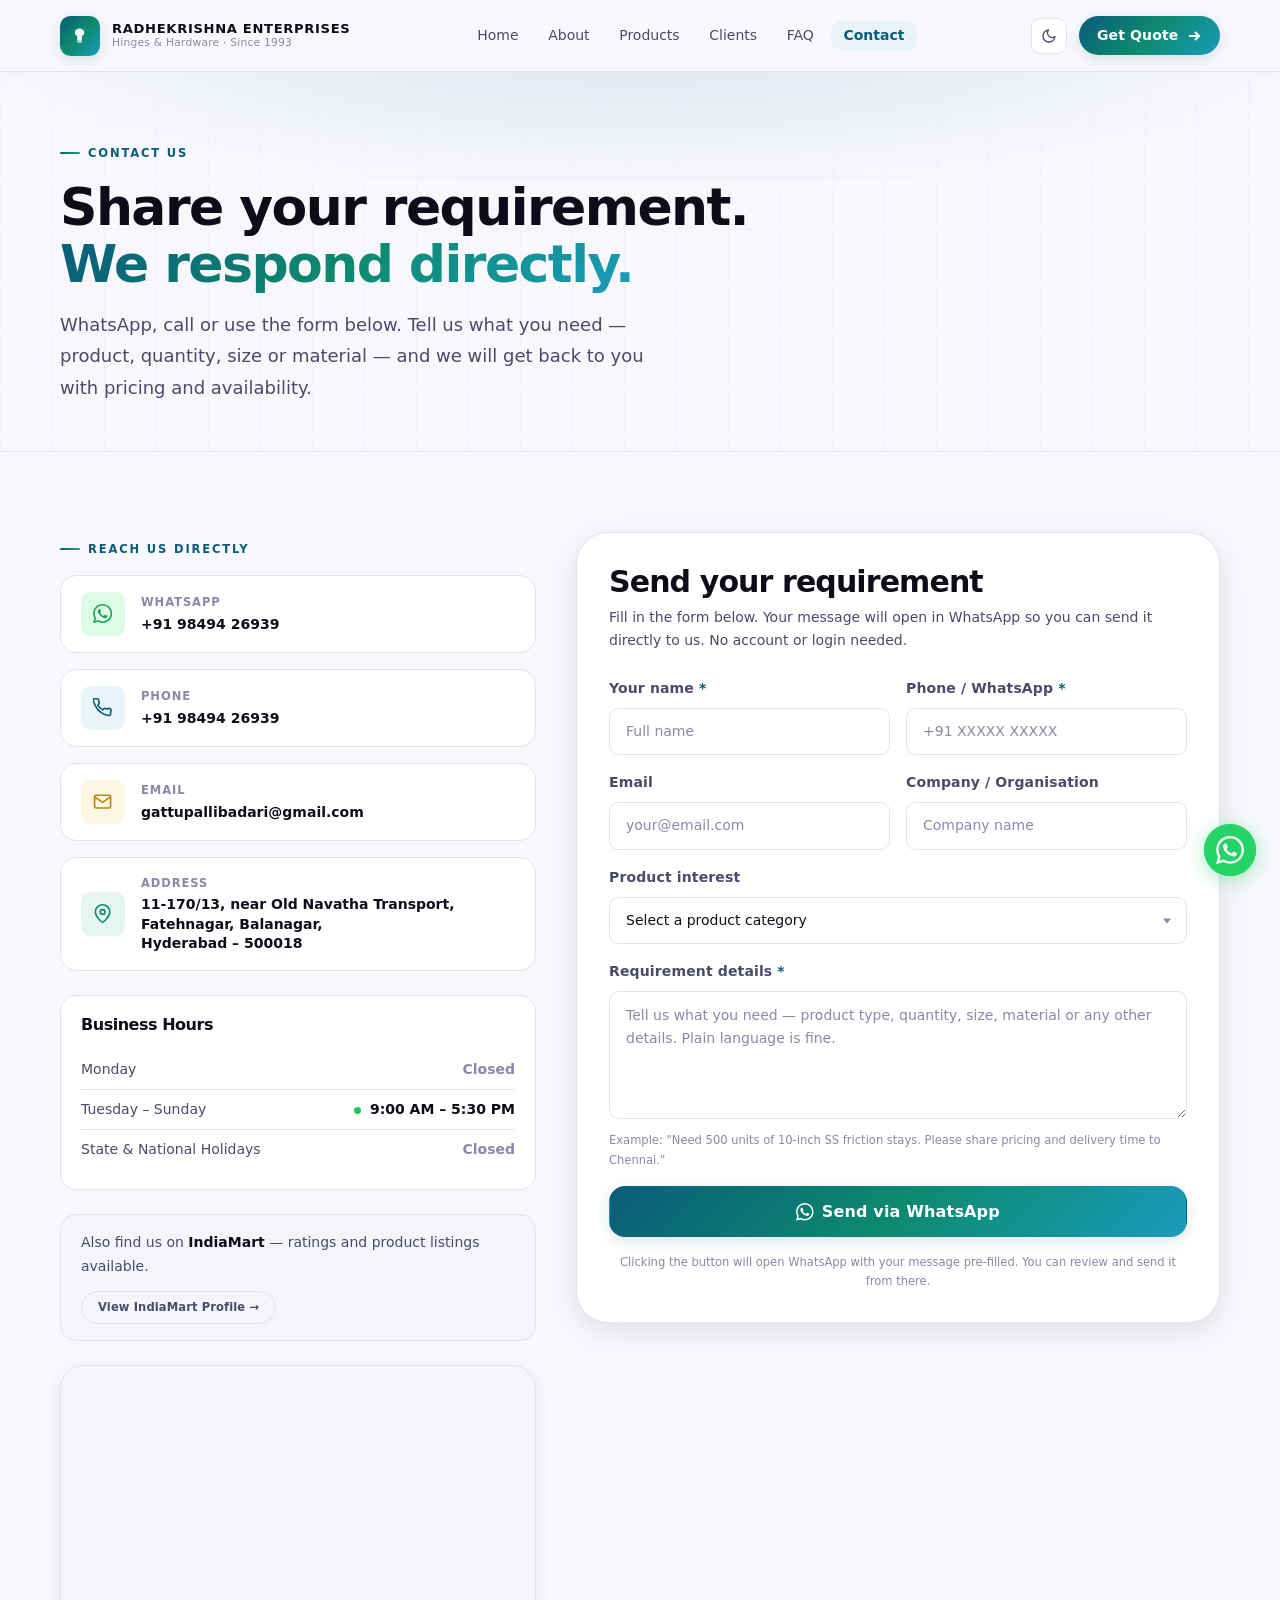
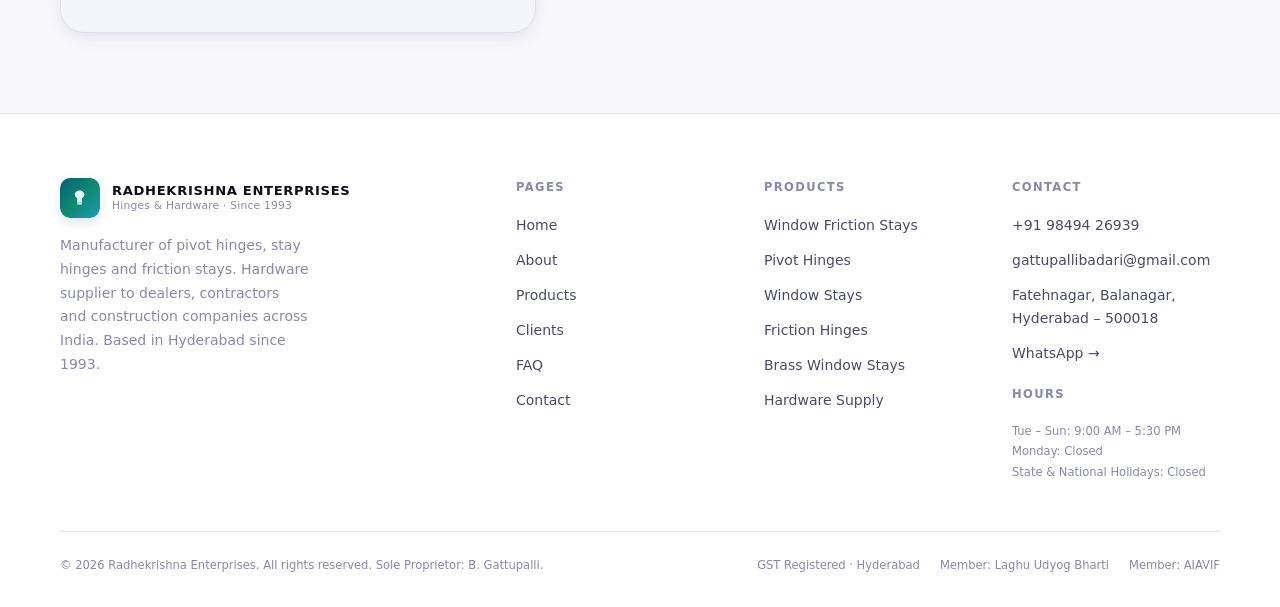
<file: contact.html>
<!DOCTYPE html>
<html lang="en" data-theme="light">
<head>
  <meta charset="UTF-8" />
  <meta name="viewport" content="width=device-width, initial-scale=1.0" />
  <title>Contact | Radhekrishna Enterprises — Get a Quote</title>
  <meta name="description" content="Contact Radhekrishna Enterprises for hinge and hardware enquiries. WhatsApp, call or use the contact form to share your requirement." />
  <meta name="keywords" content="contact Radhekrishna Enterprises, hinge supplier enquiry, hardware quote Hyderabad, WhatsApp hinge supplier India" />
  <meta name="robots" content="index, follow" />

  <meta property="og:title" content="Contact | Radhekrishna Enterprises" />
  <meta property="og:description" content="Share your hinge and hardware requirement with Radhekrishna Enterprises." />
  <meta property="og:type" content="website" />
  <meta property="og:url" content="https://madhuvss-g.github.io/radhekrishna/contact.html" />
  <meta name="theme-color" content="#0a5c7a" />

  <link rel="preconnect" href="https://api.fontshare.com" />
  <link
    href="https://api.fontshare.com/v2/css?f[]=general-sans@400,500,600&f[]=cabinet-grotesk@500,600,700&display=swap"
    rel="stylesheet"
  />

  <link rel="stylesheet" href="styles.css" />

  <script>
    (function () {
      try {
        var t = localStorage.getItem('rke-theme');
        if (t) document.documentElement.setAttribute('data-theme', t);
        else if (window.matchMedia('(prefers-color-scheme: dark)').matches)
          document.documentElement.setAttribute('data-theme', 'dark');
      } catch (e) {}
    }());
  </script>

  <style>
    /* ── Contact page specific styles ── */

    .page-hero {
      position: relative;
      padding-block: var(--space-16) var(--space-12);
      overflow: hidden;
      border-bottom: 1px solid var(--color-border);
    }

    .page-hero-bg {
      position: absolute;
      inset: 0;
      background: var(--gradient-hero);
      pointer-events: none;
    }

    .page-hero-grid {
      position: absolute;
      inset: 0;
      background-image:
        linear-gradient(var(--color-border-soft) 1px, transparent 1px),
        linear-gradient(90deg, var(--color-border-soft) 1px, transparent 1px);
      background-size: 52px 52px;
      opacity: 0.4;
      pointer-events: none;
    }

    .page-hero-inner {
      position: relative;
      z-index: 1;
    }

    .page-hero h1 {
      max-width: 22ch;
      margin-bottom: var(--space-4);
    }

    .page-hero h1 em {
      font-style: normal;
      background: var(--gradient-peacock);
      -webkit-background-clip: text;
      -webkit-text-fill-color: transparent;
      background-clip: text;
    }

    .page-hero-lead {
      font-size: var(--text-lg);
      color: var(--color-text-muted);
      max-width: 52ch;
      line-height: 1.75;
    }

    /* Contact layout */
    .contact-grid {
      display: grid;
      gap: var(--space-10);
      align-items: start;
    }

    /* Quick contact methods */
    .quick-contact {
      display: flex;
      flex-direction: column;
      gap: var(--space-4);
    }

    .quick-contact-item {
      display: flex;
      align-items: center;
      gap: var(--space-4);
      padding: var(--space-4) var(--space-5);
      border-radius: var(--radius-lg);
      border: 1px solid var(--color-border);
      background: var(--color-surface);
      text-decoration: none;
      transition: border-color var(--transition),
                  box-shadow var(--transition),
                  transform var(--transition),
                  background var(--transition-slow);
    }

    .quick-contact-item:hover {
      border-color: var(--color-primary);
      box-shadow: var(--shadow-md);
      transform: translateX(4px);
    }

    .quick-contact-icon {
      width: 2.75rem;
      height: 2.75rem;
      border-radius: var(--radius-md);
      display: flex;
      align-items: center;
      justify-content: center;
      flex-shrink: 0;
      transition: transform var(--transition);
    }

    .quick-contact-item:hover .quick-contact-icon {
      transform: scale(1.05);
    }

    .quick-contact-icon svg {
      width: 1.2rem;
      height: 1.2rem;
    }

    .quick-contact-icon-whatsapp {
      background: #dcfce7;
    }

    .quick-contact-icon-whatsapp svg {
      color: #16a34a;
    }

    .quick-contact-icon-phone {
      background: var(--color-primary-soft);
    }

    .quick-contact-icon-phone svg {
      color: var(--color-primary);
    }

    .quick-contact-icon-email {
      background: var(--color-accent-soft);
    }

    .quick-contact-icon-email svg {
      color: var(--color-accent);
    }

    .quick-contact-icon-map {
      background: var(--color-secondary-soft);
    }

    .quick-contact-icon-map svg {
      color: var(--color-secondary);
    }

    .quick-contact-label {
      font-size: var(--text-xs);
      font-weight: 600;
      text-transform: uppercase;
      letter-spacing: 0.08em;
      color: var(--color-text-faint);
      margin-bottom: 0.15rem;
    }

    .quick-contact-value {
      font-size: var(--text-sm);
      font-weight: 600;
      color: var(--color-text);
      line-height: 1.4;
    }

    /* Business hours card */
    .hours-card {
      background: var(--color-surface);
      border-radius: var(--radius-lg);
      border: 1px solid var(--color-border);
      padding: var(--space-5);
      transition: background var(--transition-slow),
                  border-color var(--transition-slow);
    }

    .hours-card h3 {
      font-size: var(--text-base);
      font-weight: 700;
      margin-bottom: var(--space-4);
      color: var(--color-text);
    }

    .hours-row {
      display: flex;
      justify-content: space-between;
      align-items: center;
      padding-block: var(--space-2);
      border-bottom: 1px solid var(--color-border);
      font-size: var(--text-sm);
    }

    .hours-row:last-child {
      border-bottom: none;
    }

    .hours-day {
      color: var(--color-text-muted);
      font-weight: 500;
    }

    .hours-time {
      font-weight: 600;
      color: var(--color-text);
    }

    .hours-time.closed {
      color: var(--color-text-faint);
    }

    .hours-open-dot {
      display: inline-block;
      width: 0.45rem;
      height: 0.45rem;
      border-radius: 50%;
      background: #22c55e;
      margin-right: var(--space-1);
      animation: pulse-dot 2s ease-in-out infinite;
    }

    /* Map embed */
    .map-container {
      border-radius: var(--radius-xl);
      overflow: hidden;
      border: 1px solid var(--color-border);
      box-shadow: var(--shadow-md);
      aspect-ratio: 16 / 9;
      background: var(--color-surface-soft);
    }

    .map-container iframe {
      width: 100%;
      height: 100%;
      border: none;
      display: block;
    }

    /* Contact form card */
    .contact-form-card {
      background: var(--color-surface);
      border-radius: var(--radius-2xl);
      border: 1px solid var(--color-border);
      padding: var(--space-8);
      box-shadow: var(--shadow-lg);
      transition: background var(--transition-slow),
                  border-color var(--transition-slow);
    }

    .contact-form-card h2 {
      font-size: var(--text-2xl);
      margin-bottom: var(--space-2);
    }

    .contact-form-card .form-subtitle {
      font-size: var(--text-sm);
      color: var(--color-text-muted);
      margin-bottom: var(--space-6);
      line-height: 1.65;
    }

    .form-grid {
      display: grid;
      gap: var(--space-4);
    }

    .form-row-2 {
      display: grid;
      gap: var(--space-4);
    }

    /* Form select arrow */
    .form-select-wrap {
      position: relative;
    }

    .form-select-wrap::after {
      content: '';
      position: absolute;
      right: 1rem;
      top: 50%;
      transform: translateY(-50%);
      width: 0;
      height: 0;
      border-left: 4px solid transparent;
      border-right: 4px solid transparent;
      border-top: 5px solid var(--color-text-faint);
      pointer-events: none;
    }

    .form-select {
      padding-right: 2.5rem;
      cursor: pointer;
    }

    /* Submit button full width */
    .btn-submit {
      width: 100%;
      min-height: 3rem;
      border-radius: var(--radius-lg);
      font-size: var(--text-base);
    }

    /* Success state */
    .form-success {
      display: none;
      text-align: center;
      padding: var(--space-8);
    }

    .form-success.visible {
      display: block;
    }

    .form-success-icon {
      width: 3.5rem;
      height: 3.5rem;
      border-radius: 50%;
      background: #dcfce7;
      display: flex;
      align-items: center;
      justify-content: center;
      margin-inline: auto;
      margin-bottom: var(--space-4);
    }

    .form-success-icon svg {
      width: 1.5rem;
      height: 1.5rem;
      color: #16a34a;
    }

    .form-success h3 {
      font-size: var(--text-xl);
      margin-bottom: var(--space-2);
    }

    .form-success p {
      font-size: var(--text-sm);
      color: var(--color-text-muted);
      max-width: 36ch;
      margin-inline: auto;
      line-height: 1.7;
    }

    /* Indiamart link */
    .indiamart-strip {
      background: var(--color-surface-soft);
      border: 1px solid var(--color-border);
      border-radius: var(--radius-lg);
      padding: var(--space-4) var(--space-5);
      display: flex;
      flex-wrap: wrap;
      align-items: center;
      justify-content: space-between;
      gap: var(--space-3);
      transition: background var(--transition-slow),
                  border-color var(--transition-slow);
    }

    .indiamart-strip p {
      font-size: var(--text-sm);
      color: var(--color-text-muted);
    }

    .indiamart-strip strong {
      color: var(--color-text);
    }

    @media (min-width: 1024px) {
      .contact-grid {
        grid-template-columns: minmax(0, 0.85fr) minmax(0, 1.15fr);
      }

      .form-row-2 {
        grid-template-columns: repeat(2, 1fr);
      }
    }
  </style>
</head>

<body>
  <a href="#main" class="skip-link">Skip to content</a>

  <header class="site-header" role="banner">
    <div class="frame nav">

      <a href="index.html" class="brand"
        aria-label="Radhekrishna Enterprises — home">
        <span class="brand-mark" aria-hidden="true">
          <svg viewBox="0 0 24 24" fill="none">
            <path
              d="M12 3C9 3 6 5 6 8c0 2 1 3.5 3 4.5V18h6v-5.5c2-1 3-2.5 3-4.5 0-3-3-5-6-5z"
              fill="rgba(255,255,255,0.9)" />
            <circle cx="12" cy="8" r="2"
              fill="rgba(255,255,255,0.5)" />
            <path
              d="M9 18h6v2a1 1 0 01-1 1h-4a1 1 0 01-1-1v-2z"
              fill="rgba(255,255,255,0.7)" />
          </svg>
        </span>
        <span class="brand-text">
          <span class="brand-main">Radhekrishna Enterprises</span>
          <span class="brand-sub">
            Hinges &amp; Hardware · Since 1993
          </span>
        </span>
      </a>

      <nav aria-label="Primary navigation">
        <ul class="nav-links" role="list">
          <li><a href="index.html">Home</a></li>
          <li><a href="about.html">About</a></li>
          <li><a href="products.html">Products</a></li>
          <li><a href="clients.html">Clients</a></li>
          <li><a href="faq.html">FAQ</a></li>
          <li><a href="contact.html" aria-current="page">
            Contact
          </a></li>
        </ul>
      </nav>

      <div class="nav-right">
        <button
          class="theme-toggle"
          aria-label="Switch to dark mode"
          title="Toggle theme"
        >
          <svg class="icon-moon" viewBox="0 0 24 24" fill="none"
            stroke="currentColor" stroke-width="2"
            stroke-linecap="round" stroke-linejoin="round">
            <path d="M21 12.79A9 9 0 1111.21 3 7 7 0 0021 12.79z"/>
          </svg>
          <svg class="icon-sun" viewBox="0 0 24 24" fill="none"
            stroke="currentColor" stroke-width="2"
            stroke-linecap="round" stroke-linejoin="round">
            <circle cx="12" cy="12" r="5"/>
            <line x1="12" y1="1" x2="12" y2="3"/>
            <line x1="12" y1="21" x2="12" y2="23"/>
            <line x1="4.22" y1="4.22" x2="5.64" y2="5.64"/>
            <line x1="18.36" y1="18.36" x2="19.78" y2="19.78"/>
            <line x1="1" y1="12" x2="3" y2="12"/>
            <line x1="21" y1="12" x2="23" y2="12"/>
            <line x1="4.22" y1="19.78" x2="5.64" y2="18.36"/>
            <line x1="18.36" y1="5.64" x2="19.78" y2="4.22"/>
          </svg>
        </button>

        <a href="contact.html" class="nav-cta"
          aria-current="page">
          Get Quote
          <svg class="btn-arrow" viewBox="0 0 16 16" fill="none"
            stroke="currentColor" stroke-width="2">
            <path d="M3 8h10M9 4l4 4-4 4"/>
          </svg>
        </a>

        <button
          class="nav-mobile-toggle"
          aria-label="Open navigation menu"
          aria-expanded="false"
          aria-controls="mobile-menu"
        >
          <span></span>
          <span></span>
          <span></span>
        </button>
      </div>

    </div>
  </header>

  <nav id="mobile-menu" class="mobile-menu"
    aria-label="Mobile navigation">
    <a href="index.html">Home</a>
    <a href="about.html">About</a>
    <a href="products.html">Products</a>
    <a href="clients.html">Clients</a>
    <a href="faq.html">FAQ</a>
    <a href="contact.html" aria-current="page">Contact</a>
    <a href="contact.html" class="mobile-menu-cta">
      Get a Quote →
    </a>
  </nav>

  <main id="main">

    <!-- ── PAGE HERO ── -->
    <section class="page-hero"
      aria-labelledby="contact-heading">
      <div class="page-hero-bg"   aria-hidden="true"></div>
      <div class="page-hero-grid" aria-hidden="true"></div>
      <div class="frame page-hero-inner">
        <div class="reveal">
          <span class="eyebrow">Contact us</span>
          <h1 id="contact-heading">
            Share your requirement.<br />
            <em>We respond directly.</em>
          </h1>
          <p class="page-hero-lead">
            WhatsApp, call or use the form below. Tell us
            what you need — product, quantity, size or
            material — and we will get back to you with
            pricing and availability.
          </p>
        </div>
      </div>
    </section>

    <!-- ── CONTACT CONTENT ── -->
    <section
      class="section-pad"
      style="background: var(--color-bg);"
    >
      <div class="frame">
        <div class="contact-grid">

          <!-- ── LEFT: Contact info ── -->
          <div style="display:flex; flex-direction:column;
                      gap: var(--space-6);">

            <!-- Quick contact methods -->
            <div class="reveal">
              <span class="eyebrow"
                style="margin-bottom: var(--space-4);">
                Reach us directly
              </span>

              <div class="quick-contact">

                <a
                  href="https://wa.me/919849426939?text=Hello%2C%20I%20would%20like%20to%20enquire%20about%20your%20products."
                  class="quick-contact-item"
                  target="_blank"
                  rel="noopener noreferrer"
                  aria-label="WhatsApp us"
                >
                  <div class="quick-contact-icon
                    quick-contact-icon-whatsapp"
                    aria-hidden="true">
                    <svg viewBox="0 0 24 24"
                      fill="currentColor">
                      <path d="M17.472 14.382c-.297-.149-1.758-.867-2.03-.967-.273-.099-.471-.148-.67.15-.197.297-.767.966-.94 1.164-.173.199-.347.223-.644.075-.297-.15-1.255-.463-2.39-1.475-.883-.788-1.48-1.761-1.653-2.059-.173-.297-.018-.458.13-.606.134-.133.298-.347.446-.52.149-.174.198-.298.298-.497.099-.198.05-.371-.025-.52-.075-.149-.669-1.612-.916-2.207-.242-.579-.487-.5-.669-.51-.173-.008-.371-.01-.57-.01-.198 0-.52.074-.792.372-.272.297-1.04 1.016-1.04 2.479 0 1.462 1.065 2.875 1.213 3.074.149.198 2.096 3.2 5.077 4.487.709.306 1.262.489 1.694.625.712.227 1.36.195 1.871.118.571-.085 1.758-.719 2.006-1.413.248-.694.248-1.289.173-1.413-.074-.124-.272-.198-.57-.347m-5.421 7.403h-.004a9.87 9.87 0 01-5.031-1.378l-.361-.214-3.741.982.998-3.648-.235-.374a9.86 9.86 0 01-1.51-5.26c.001-5.45 4.436-9.884 9.888-9.884 2.64 0 5.122 1.03 6.988 2.898a9.825 9.825 0 012.893 6.994c-.003 5.45-4.437 9.884-9.885 9.884m8.413-18.297A11.815 11.815 0 0012.05 0C5.495 0 .16 5.335.157 11.892c0 2.096.547 4.142 1.588 5.945L.057 24l6.305-1.654a11.882 11.882 0 005.683 1.448h.005c6.554 0 11.89-5.335 11.893-11.893a11.821 11.821 0 00-3.48-8.413z"/>
                    </svg>
                  </div>
                  <div>
                    <div class="quick-contact-label">
                      WhatsApp
                    </div>
                    <div class="quick-contact-value">
                      +91 98494 26939
                    </div>
                  </div>
                </a>

                <a
                  href="tel:+919849426939"
                  class="quick-contact-item"
                  aria-label="Call us"
                >
                  <div class="quick-contact-icon
                    quick-contact-icon-phone"
                    aria-hidden="true">
                    <svg viewBox="0 0 24 24" fill="none"
                      stroke="currentColor" stroke-width="2"
                      stroke-linecap="round"
                      stroke-linejoin="round">
                      <path d="M22 16.92v3a2 2 0 01-2.18 2 19.79 19.79 0 01-8.63-3.07A19.5 19.5 0 013.07 9.81a19.79 19.79 0 01-3.07-8.67A2 2 0 012 .84h3a2 2 0 012 1.72c.127.96.361 1.903.7 2.81a2 2 0 01-.45 2.11L6.09 8.91a16 16 0 006 6l1.27-1.27a2 2 0 012.11-.45c.907.339 1.85.573 2.81.7A2 2 0 0122 16.92z"/>
                    </svg>
                  </div>
                  <div>
                    <div class="quick-contact-label">
                      Phone
                    </div>
                    <div class="quick-contact-value">
                      +91 98494 26939
                    </div>
                  </div>
                </a>

                <a
                  href="mailto:gattupallibadari@gmail.com"
                  class="quick-contact-item"
                  aria-label="Email us"
                >
                  <div class="quick-contact-icon
                    quick-contact-icon-email"
                    aria-hidden="true">
                    <svg viewBox="0 0 24 24" fill="none"
                      stroke="currentColor" stroke-width="2"
                      stroke-linecap="round"
                      stroke-linejoin="round">
                      <path d="M4 4h16c1.1 0 2 .9 2 2v12c0 1.1-.9 2-2 2H4c-1.1 0-2-.9-2-2V6c0-1.1.9-2 2-2z"/>
                      <polyline points="22,6 12,13 2,6"/>
                    </svg>
                  </div>
                  <div>
                    <div class="quick-contact-label">
                      Email
                    </div>
                    <div class="quick-contact-value">
                      gattupallibadari@gmail.com
                    </div>
                  </div>
                </a>

                <a
                  href="https://maps.app.goo.gl/1gUDApdGsWqmmssV7"
                  class="quick-contact-item"
                  target="_blank"
                  rel="noopener noreferrer"
                  aria-label="View on Google Maps"
                >
                  <div class="quick-contact-icon
                    quick-contact-icon-map"
                    aria-hidden="true">
                    <svg viewBox="0 0 24 24" fill="none"
                      stroke="currentColor" stroke-width="2"
                      stroke-linecap="round"
                      stroke-linejoin="round">
                      <path d="M21 10c0 7-9 13-9 13s-9-6-9-13a9 9 0 0118 0z"/>
                      <circle cx="12" cy="10" r="3"/>
                    </svg>
                  </div>
                  <div>
                    <div class="quick-contact-label">
                      Address
                    </div>
                    <div class="quick-contact-value">
                      11-170/13, near Old Navatha Transport,<br />
                      Fatehnagar, Balanagar,<br />
                      Hyderabad – 500018
                    </div>
                  </div>
                </a>

              </div>
            </div>

            <!-- Business hours -->
            <div class="hours-card reveal">
              <h3>Business Hours</h3>
              <div class="hours-row">
                <span class="hours-day">Monday</span>
                <span class="hours-time closed">Closed</span>
              </div>
              <div class="hours-row">
                <span class="hours-day">
                  Tuesday – Sunday
                </span>
                <span class="hours-time">
                  <span class="hours-open-dot"
                    aria-hidden="true"></span>
                  9:00 AM – 5:30 PM
                </span>
              </div>
              <div class="hours-row">
                <span class="hours-day">
                  State &amp; National Holidays
                </span>
                <span class="hours-time closed">Closed</span>
              </div>
            </div>

            <!-- IndiaMart link -->
            <div class="indiamart-strip reveal">
              <p>
                Also find us on
                <strong>IndiaMart</strong> —
                ratings and product listings available.
              </p>
              <a
                href="https://www.indiamart.com/radhekrishna-enterprises-hyderabad/"
                class="btn btn-outline btn-sm"
                target="_blank"
                rel="noopener noreferrer"
              >
                View IndiaMart Profile →
              </a>
            </div>

            <!-- Map -->
            <div class="map-container reveal">
              <iframe
                src="https://www.google.com/maps/embed?pb=!1m18!1m12!1m3!1d3805.8!2d78.4338!3d17.4599!2m3!1f0!2f0!3f0!3m2!1i1024!2i768!4f13.1!3m3!1m2!1s0x0%3A0x0!2zMTfCsDI3JzM1LjYiTiA3OMKwMjYnMDEuNyJF!5e0!3m2!1sen!2sin!4v1234567890"
                title="Radhekrishna Enterprises location on Google Maps"
                loading="lazy"
                referrerpolicy="no-referrer-when-downgrade"
                allowfullscreen
              ></iframe>
            </div>

          </div>

          <!-- ── RIGHT: Contact form ── -->
          <div class="contact-form-card reveal">

            <h2>Send your requirement</h2>
            <p class="form-subtitle">
              Fill in the form below. Your message will
              open in WhatsApp so you can send it directly
              to us. No account or login needed.
            </p>

            <!-- Form -->
            <form
              id="contact-form"
              class="form-grid"
              novalidate
              aria-label="Contact and enquiry form"
            >

              <div class="form-row-2">
                <div class="form-group">
                  <label
                    for="name"
                    class="form-label"
                  >
                    Your name
                    <span aria-hidden="true"
                      style="color:var(--color-primary);">
                      *
                    </span>
                  </label>
                  <input
                    type="text"
                    id="name"
                    name="name"
                    class="form-input"
                    placeholder="Full name"
                    autocomplete="name"
                    required
                  />
                </div>

                <div class="form-group">
                  <label
                    for="phone"
                    class="form-label"
                  >
                    Phone / WhatsApp
                    <span aria-hidden="true"
                      style="color:var(--color-primary);">
                      *
                    </span>
                  </label>
                  <input
                    type="tel"
                    id="phone"
                    name="phone"
                    class="form-input"
                    placeholder="+91 XXXXX XXXXX"
                    autocomplete="tel"
                    required
                  />
                </div>
              </div>

              <div class="form-row-2">
                <div class="form-group">
                  <label
                    for="email"
                    class="form-label"
                  >
                    Email
                  </label>
                  <input
                    type="email"
                    id="email"
                    name="email"
                    class="form-input"
                    placeholder="your@email.com"
                    autocomplete="email"
                  />
                </div>

                <div class="form-group">
                  <label
                    for="company"
                    class="form-label"
                  >
                    Company / Organisation
                  </label>
                  <input
                    type="text"
                    id="company"
                    name="company"
                    class="form-input"
                    placeholder="Company name"
                    autocomplete="organization"
                  />
                </div>
              </div>

              <div class="form-group">
                <label
                  for="product"
                  class="form-label"
                >
                  Product interest
                </label>
                <div class="form-select-wrap">
                  <select
                    id="product"
                    name="product"
                    class="form-input form-select"
                  >
                    <option value="">
                      Select a product category
                    </option>
                    <option value="Window Friction Stays">
                      Window Friction Stays
                    </option>
                    <option value="Pivot Hinges">
                      Pivot Hinges
                    </option>
                    <option value="Window Stays">
                      Window Stays (I-Shape / 4-Bar)
                    </option>
                    <option value="Window Friction Hinges">
                      Window Friction Hinges
                    </option>
                    <option value="Brass Window Stays">
                      Brass Window Stays
                    </option>
                    <option value="Hardware Supply">
                      Hardware Supply (Locks, Aldrops, etc.)
                    </option>
                    <option value="Other / Not sure">
                      Other / Not sure
                    </option>
                  </select>
                </div>
              </div>

              <div class="form-group">
                <label
                  for="message"
                  class="form-label"
                >
                  Requirement details
                  <span aria-hidden="true"
                    style="color:var(--color-primary);">
                    *
                  </span>
                </label>
                <textarea
                  id="message"
                  name="message"
                  class="form-textarea"
                  placeholder="Tell us what you need — product type, quantity, size, material or any other details. Plain language is fine."
                  required
                ></textarea>
                <p class="form-hint">
                  Example: "Need 500 units of 10-inch SS
                  friction stays. Please share pricing
                  and delivery time to Chennai."
                </p>
              </div>

              <button
                type="submit"
                class="btn btn-primary btn-submit"
              >
                <svg viewBox="0 0 24 24"
                  fill="currentColor"
                  style="width:1.1rem;height:1.1rem;">
                  <path d="M17.472 14.382c-.297-.149-1.758-.867-2.03-.967-.273-.099-.471-.148-.67.15-.197.297-.767.966-.94 1.164-.173.199-.347.223-.644.075-.297-.15-1.255-.463-2.39-1.475-.883-.788-1.48-1.761-1.653-2.059-.173-.297-.018-.458.13-.606.134-.133.298-.347.446-.52.149-.174.198-.298.298-.497.099-.198.05-.371-.025-.52-.075-.149-.669-1.612-.916-2.207-.242-.579-.487-.5-.669-.51-.173-.008-.371-.01-.57-.01-.198 0-.52.074-.792.372-.272.297-1.04 1.016-1.04 2.479 0 1.462 1.065 2.875 1.213 3.074.149.198 2.096 3.2 5.077 4.487.709.306 1.262.489 1.694.625.712.227 1.36.195 1.871.118.571-.085 1.758-.719 2.006-1.413.248-.694.248-1.289.173-1.413-.074-.124-.272-.198-.57-.347m-5.421 7.403h-.004a9.87 9.87 0 01-5.031-1.378l-.361-.214-3.741.982.998-3.648-.235-.374a9.86 9.86 0 01-1.51-5.26c.001-5.45 4.436-9.884 9.888-9.884 2.64 0 5.122 1.03 6.988 2.898a9.825 9.825 0 012.893 6.994c-.003 5.45-4.437 9.884-9.885 9.884m8.413-18.297A11.815 11.815 0 0012.05 0C5.495 0 .16 5.335.157 11.892c0 2.096.547 4.142 1.588 5.945L.057 24l6.305-1.654a11.882 11.882 0 005.683 1.448h.005c6.554 0 11.89-5.335 11.893-11.893a11.821 11.821 0 00-3.48-8.413z"/>
                </svg>
                Send via WhatsApp
              </button>

              <p style="font-size: var(--text-xs);
                        color: var(--color-text-faint);
                        text-align: center;
                        line-height: 1.6;">
                Clicking the button will open WhatsApp
                with your message pre-filled. You can
                review and send it from there.
              </p>

            </form>

            <!-- Success state -->
            <div
              class="form-success"
              id="form-success"
              aria-live="polite"
            >
              <div class="form-success-icon"
                aria-hidden="true">
                <svg viewBox="0 0 24 24" fill="none"
                  stroke="currentColor" stroke-width="2.5"
                  stroke-linecap="round"
                  stroke-linejoin="round">
                  <polyline points="20 6 9 17 4 12"/>
                </svg>
              </div>
              <h3>WhatsApp opened!</h3>
              <p>
                Your message has been pre-filled in
                WhatsApp. Just hit send and we will
                get back to you as soon as possible.
              </p>
              <button
                class="btn btn-outline"
                style="margin-top: var(--space-5);"
                id="form-reset-btn"
              >
                Send another message
              </button>
            </div>

          </div>

        </div>
      </div>
    </section>

  </main>

  <!-- ============================================================
       FOOTER
  ============================================================ -->
  <footer class="site-footer" role="contentinfo">
    <div class="frame">
      <div class="footer-grid">
        <div>
          <a href="index.html" class="brand">
            <span class="brand-mark" aria-hidden="true">
              <svg viewBox="0 0 24 24" fill="none">
                <path
                  d="M12 3C9 3 6 5 6 8c0 2 1 3.5 3 4.5V18h6v-5.5c2-1 3-2.5 3-4.5 0-3-3-5-6-5z"
                  fill="rgba(255,255,255,0.9)" />
                <circle cx="12" cy="8" r="2"
                  fill="rgba(255,255,255,0.5)" />
                <path
                  d="M9 18h6v2a1 1 0 01-1 1h-4a1 1 0 01-1-1v-2z"
                  fill="rgba(255,255,255,0.7)" />
              </svg>
            </span>
            <span class="brand-text">
              <span class="brand-main">
                Radhekrishna Enterprises
              </span>
              <span class="brand-sub">
                Hinges &amp; Hardware · Since 1993
              </span>
            </span>
          </a>
          <p class="footer-brand-desc">
            Manufacturer of pivot hinges, stay hinges and
            friction stays. Hardware supplier to dealers,
            contractors and construction companies across
            India. Based in Hyderabad since 1993.
          </p>
        </div>
        <div>
          <p class="footer-col-title">Pages</p>
          <nav class="footer-links"
            aria-label="Footer navigation">
            <a href="index.html">Home</a>
            <a href="about.html">About</a>
            <a href="products.html">Products</a>
            <a href="clients.html">Clients</a>
            <a href="faq.html">FAQ</a>
            <a href="contact.html">Contact</a>
          </nav>
        </div>
        <div>
          <p class="footer-col-title">Products</p>
          <nav class="footer-links"
            aria-label="Product links">
            <a href="products.html#friction-stays">
              Window Friction Stays
            </a>
            <a href="products.html#pivot-hinges">
              Pivot Hinges
            </a>
            <a href="products.html#window-stays">
              Window Stays
            </a>
            <a href="products.html#friction-hinges">
              Friction Hinges
            </a>
            <a href="products.html#brass-stays">
              Brass Window Stays
            </a>
            <a href="products.html#supply">
              Hardware Supply
            </a>
          </nav>
        </div>
        <div>
          <p class="footer-col-title">Contact</p>
          <div class="footer-links">
            <a href="tel:+919849426939">
              +91 98494 26939
            </a>
            <a href="mailto:gattupallibadari@gmail.com">
              gattupallibadari@gmail.com
            </a>
            <a
              href="https://maps.app.goo.gl/1gUDApdGsWqmmssV7"
              target="_blank"
              rel="noopener noreferrer"
            >
              Fatehnagar, Balanagar,<br />
              Hyderabad – 500018
            </a>
            <a
              href="https://wa.me/919849426939"
              target="_blank"
              rel="noopener noreferrer"
            >
              WhatsApp →
            </a>
          </div>
          <div style="margin-top: var(--space-5);">
            <p class="footer-col-title">Hours</p>
            <p style="font-size: var(--text-xs);
                      color: var(--color-text-faint);
                      line-height: 1.8;">
              Tue – Sun: 9:00 AM – 5:30 PM<br />
              Monday: Closed<br />
              State &amp; National Holidays: Closed
            </p>
          </div>
        </div>
      </div>
      <div class="footer-bottom">
        <p>
          © <span id="footer-year">2025</span>
          Radhekrishna Enterprises. All rights reserved.
          Sole Proprietor: B. Gattupalli.
        </p>
        <div style="display:flex; gap: var(--space-5);
                    flex-wrap:wrap; align-items:center;">
          <span>GST Registered · Hyderabad</span>
          <span>Member: Laghu Udyog Bharti</span>
          <span>Member: AIAVIF</span>
        </div>
      </div>
    </div>
  </footer>

  <!-- Floating WhatsApp -->
  <a
    href="https://wa.me/919849426939?text=Hello%2C%20I%20would%20like%20to%20enquire%20about%20your%20products."
    class="whatsapp-float"
    target="_blank"
    rel="noopener noreferrer"
    aria-label="Chat with us on WhatsApp"
    title="WhatsApp us"
  >
    <span class="whatsapp-float-pulse"
      aria-hidden="true"></span>
    <svg viewBox="0 0 24 24" fill="currentColor"
      aria-hidden="true">
      <path d="M17.472 14.382c-.297-.149-1.758-.867-2.03-.967-.273-.099-.471-.148-.67.15-.197.297-.767.966-.94 1.164-.173.199-.347.223-.644.075-.297-.15-1.255-.463-2.39-1.475-.883-.788-1.48-1.761-1.653-2.059-.173-.297-.018-.458.13-.606.134-.133.298-.347.446-.52.149-.174.198-.298.298-.497.099-.198.05-.371-.025-.52-.075-.149-.669-1.612-.916-2.207-.242-.579-.487-.5-.669-.51-.173-.008-.371-.01-.57-.01-.198 0-.52.074-.792.372-.272.297-1.04 1.016-1.04 2.479 0 1.462 1.065 2.875 1.213 3.074.149.198 2.096 3.2 5.077 4.487.709.306 1.262.489 1.694.625.712.227 1.36.195 1.871.118.571-.085 1.758-.719 2.006-1.413.248-.694.248-1.289.173-1.413-.074-.124-.272-.198-.57-.347m-5.421 7.403h-.004a9.87 9.87 0 01-5.031-1.378l-.361-.214-3.741.982.998-3.648-.235-.374a9.86 9.86 0 01-1.51-5.26c.001-5.45 4.436-9.884 9.888-9.884 2.64 0 5.122 1.03 6.988 2.898a9.825 9.825 0 012.893 6.994c-.003 5.45-4.437 9.884-9.885 9.884m8.413-18.297A11.815 11.815 0 0012.05 0C5.495 0 .16 5.335.157 11.892c0 2.096.547 4.142 1.588 5.945L.057 24l6.305-1.654a11.882 11.882 0 005.683 1.448h.005c6.554 0 11.89-5.335 11.893-11.893a11.821 11.821 0 00-3.48-8.413z"/>
    </svg>
  </a>

  <script src="script.js"></script>
  <script>
    (function () {

      /* Footer year */
      var yearEl = document.getElementById('footer-year');
      if (yearEl) yearEl.textContent = new Date().getFullYear();

      /* ── Contact form → WhatsApp ── */
      var form       = document.getElementById('contact-form');
      var successDiv = document.getElementById('form-success');
      var resetBtn   = document.getElementById('form-reset-btn');

      if (form && successDiv) {

        form.addEventListener('submit', function (e) {
          e.preventDefault();

          var name    = (form.querySelector('[name="name"]')?.value    || '').trim();
          var phone   = (form.querySelector('[name="phone"]')?.value   || '').trim();
          var email   = (form.querySelector('[name="email"]')?.value   || '').trim();
          var company = (form.querySelector('[name="company"]')?.value || '').trim();
          var product = (form.querySelector('[name="product"]')?.value || '').trim();
          var message = (form.querySelector('[name="message"]')?.value || '').trim();

          /* Validate required fields */
          if (!name || !phone || !message) {
            var firstEmpty = !name
              ? form.querySelector('[name="name"]')
              : !phone
                ? form.querySelector('[name="phone"]')
                : form.querySelector('[name="message"]');
            if (firstEmpty) {
              firstEmpty.focus();
              firstEmpty.style.borderColor =
                'var(--color-accent)';
              setTimeout(function () {
                firstEmpty.style.borderColor = '';
              }, 2000);
            }
            return;
          }

          /* Build WhatsApp message */
          var lines = [
            '👋 *New Enquiry — Radhekrishna Enterprises*',
            '',
            '*Name:* '    + name,
            '*Phone:* '   + phone,
            '*Email:* '   + (email   || 'Not provided'),
            '*Company:* ' + (company || 'Not provided'),
            '*Product:* ' + (product || 'Not specified'),
            '',
            '*Requirement:*',
            message
          ];

          var waText = encodeURIComponent(lines.join('\n'));
          var waURL  = 'https://wa.me/919849426939?text='
                     + waText;

          /* Open WhatsApp */
          window.open(waURL, '_blank', 'noopener,noreferrer');

          /* Show success */
          form.style.display        = 'none';
          successDiv.classList.add('visible');
          successDiv.style.display  = 'block';
        });

        /* Reset form */
        if (resetBtn) {
          resetBtn.addEventListener('click', function () {
            form.reset();
            form.style.display       = '';
            successDiv.style.display = 'none';
            successDiv.classList.remove('visible');
          });
        }

      }

    }());
  </script>

</body>
</html>
</file>
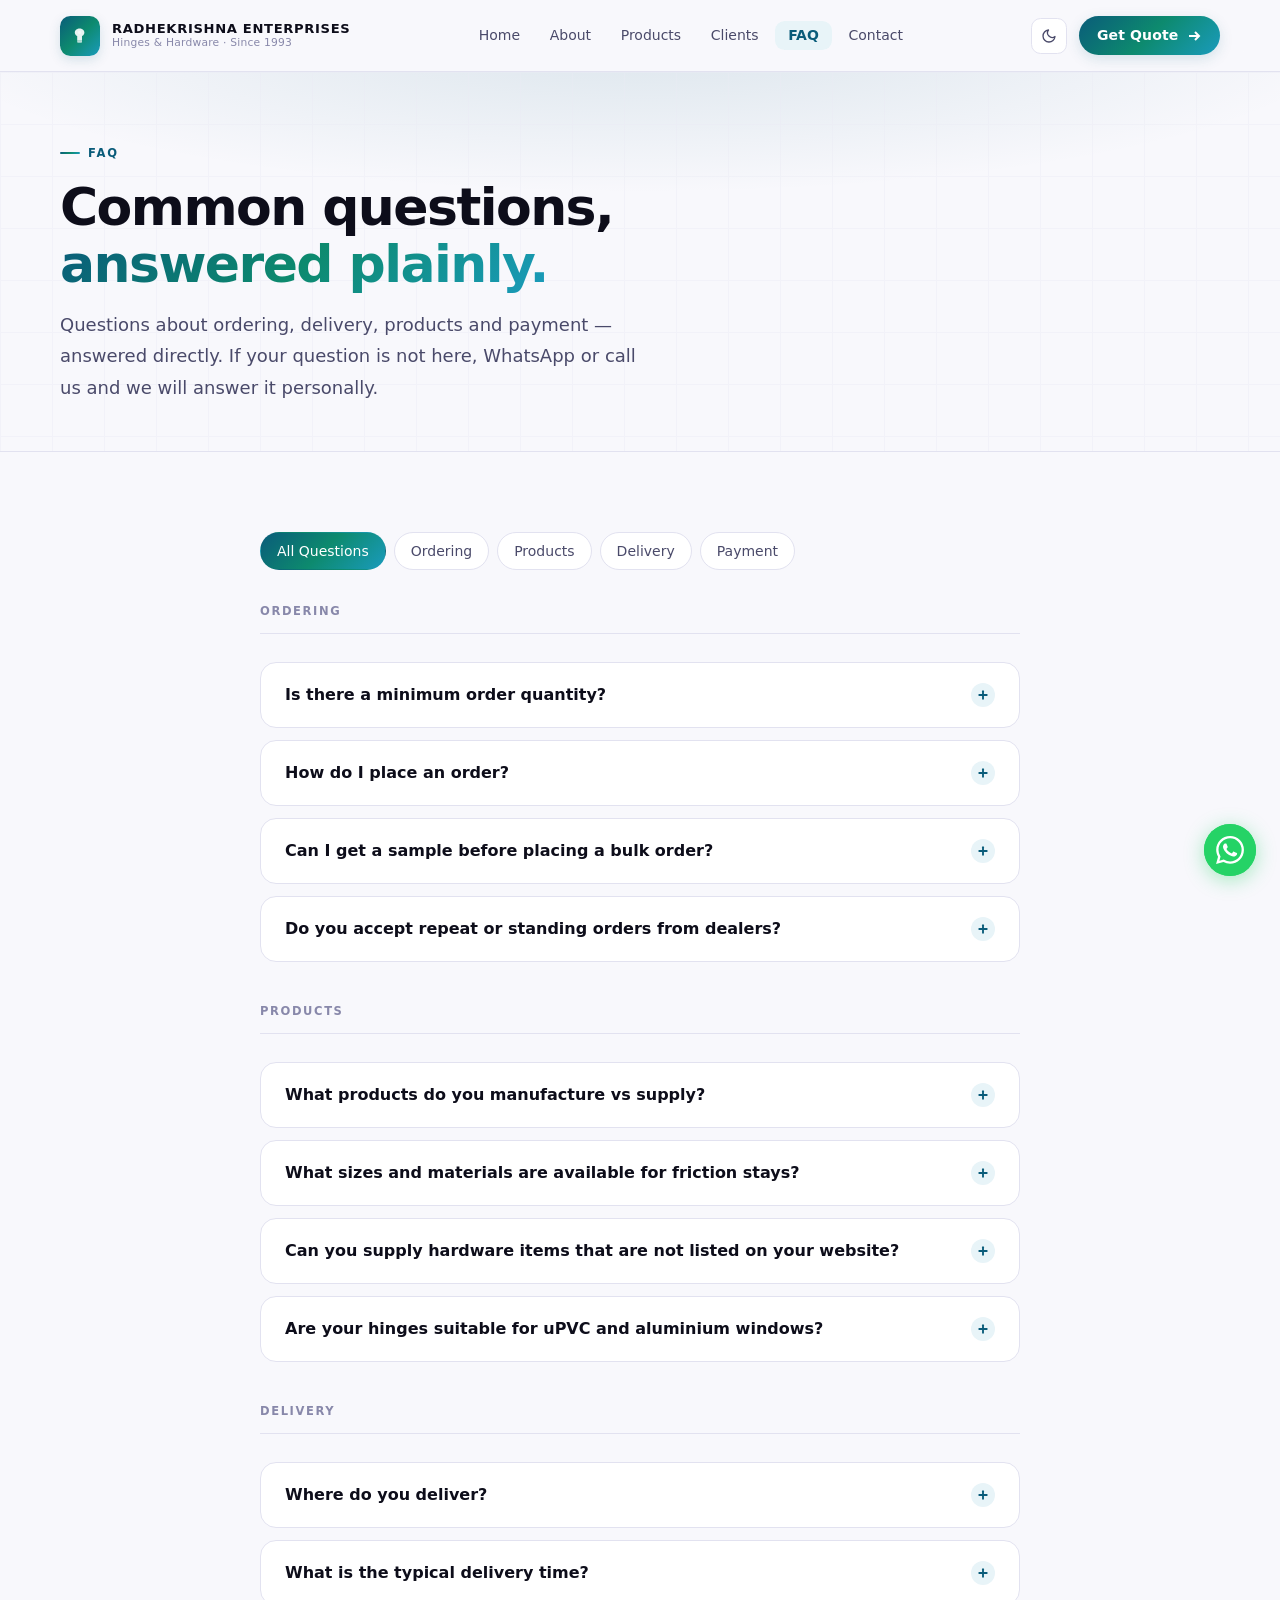
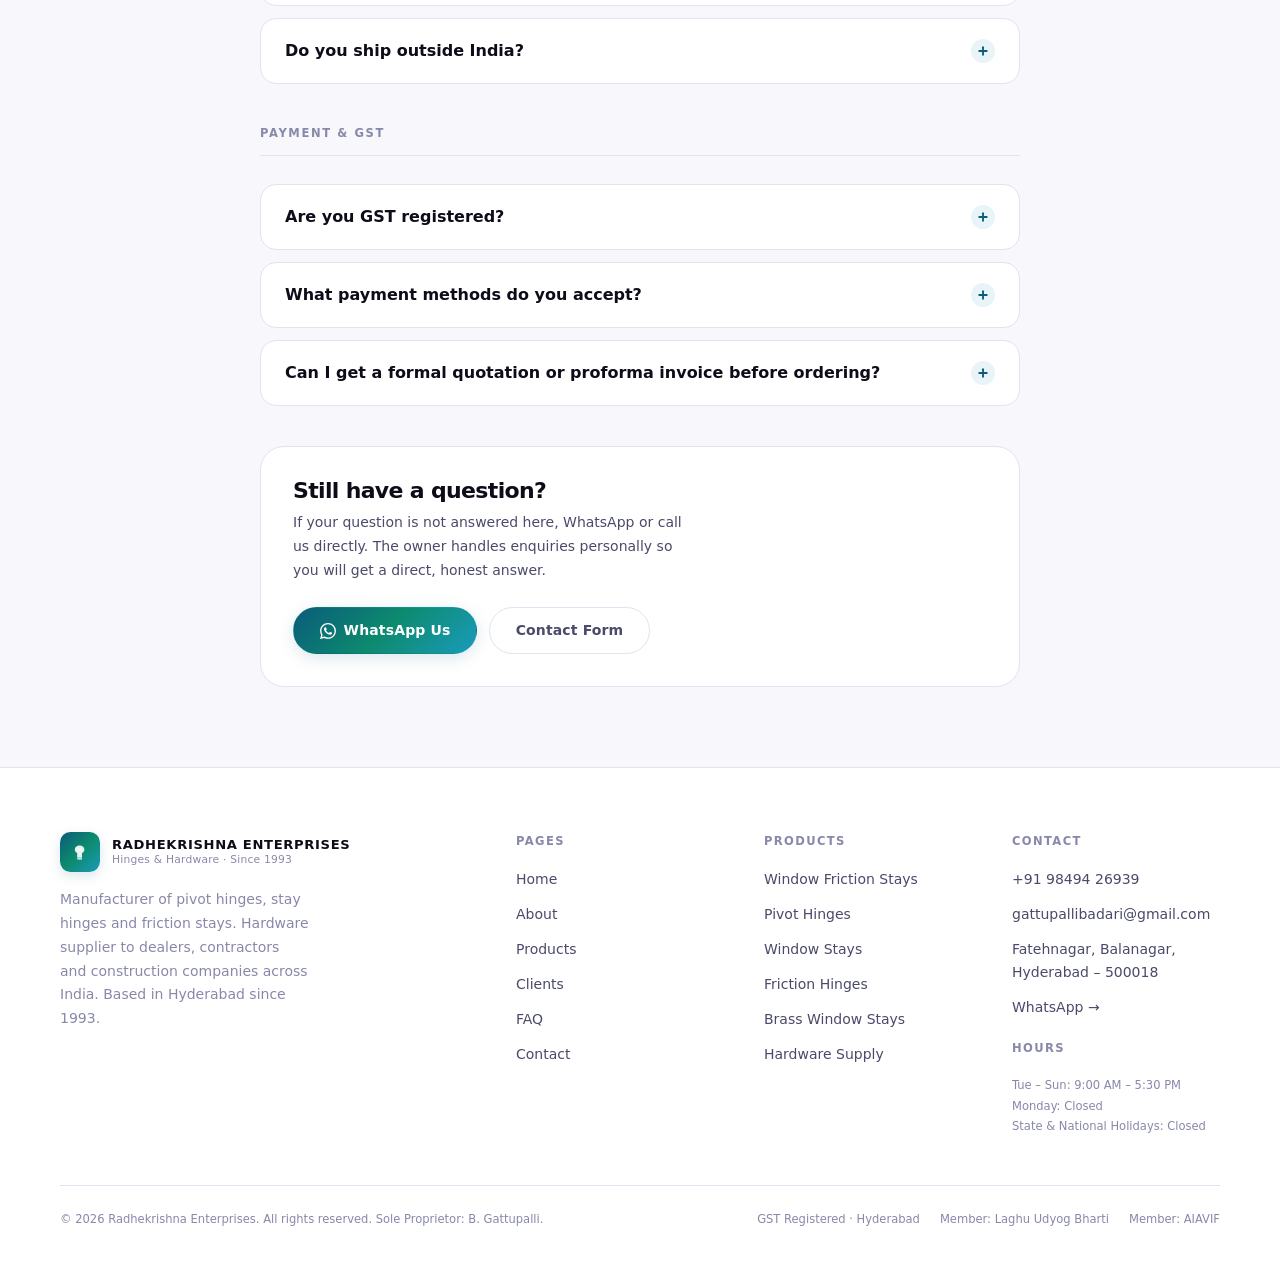
<file: faq.html>
<!DOCTYPE html>
<html lang="en" data-theme="light">
<head>
  <meta charset="UTF-8" />
  <meta name="viewport" content="width=device-width, initial-scale=1.0" />
  <title>FAQ | Radhekrishna Enterprises — Common Questions Answered</title>
  <meta name="description" content="Frequently asked questions about ordering hinges and hardware from Radhekrishna Enterprises — MOQ, delivery, payment, product specs and more." />
  <meta name="keywords" content="Radhekrishna Enterprises FAQ, hinge supplier questions, hardware order India, MOQ hinges, delivery time hinges" />
  <meta name="robots" content="index, follow" />

  <meta property="og:title" content="FAQ | Radhekrishna Enterprises" />
  <meta property="og:description" content="Common questions about ordering hinges and hardware from Radhekrishna Enterprises." />
  <meta property="og:type" content="website" />
  <meta property="og:url" content="https://madhuvss-g.github.io/radhekrishna/faq.html" />
  <meta name="theme-color" content="#0a5c7a" />

  <!-- FAQ Schema -->
  <script type="application/ld+json">
  {
    "@context": "https://schema.org",
    "@type": "FAQPage",
    "mainEntity": [
      {
        "@type": "Question",
        "name": "Is there a minimum order quantity?",
        "acceptedAnswer": {
          "@type": "Answer",
          "text": "There is no strict minimum order quantity. However, single-piece orders are not practical due to delivery costs. Bulk orders are preferred and get better pricing."
        }
      },
      {
        "@type": "Question",
        "name": "Where do you deliver?",
        "acceptedAnswer": {
          "@type": "Answer",
          "text": "We currently serve Andhra Pradesh and Telangana strongly. We are open to pan-India and international orders."
        }
      },
      {
        "@type": "Question",
        "name": "Are you GST registered?",
        "acceptedAnswer": {
          "@type": "Answer",
          "text": "Yes. Radhekrishna Enterprises is GST registered since July 2017. GST invoices are provided for all orders."
        }
      },
      {
        "@type": "Question",
        "name": "How do I place an order?",
        "acceptedAnswer": {
          "@type": "Answer",
          "text": "You can WhatsApp us, call us, or use the contact form on this website. Share your requirement — product, quantity and size — and we will respond with pricing and availability."
        }
      }
    ]
  }
  </script>

  <link rel="preconnect" href="https://api.fontshare.com" />
  <link
    href="https://api.fontshare.com/v2/css?f[]=general-sans@400,500,600&f[]=cabinet-grotesk@500,600,700&display=swap"
    rel="stylesheet"
  />

  <link rel="stylesheet" href="styles.css" />

  <script>
    (function () {
      try {
        var t = localStorage.getItem('rke-theme');
        if (t) document.documentElement.setAttribute('data-theme', t);
        else if (window.matchMedia('(prefers-color-scheme: dark)').matches)
          document.documentElement.setAttribute('data-theme', 'dark');
      } catch (e) {}
    }());
  </script>

  <style>
    /* ── FAQ page specific styles ── */

    .page-hero {
      position: relative;
      padding-block: var(--space-16) var(--space-12);
      overflow: hidden;
      border-bottom: 1px solid var(--color-border);
    }

    .page-hero-bg {
      position: absolute;
      inset: 0;
      background: var(--gradient-hero);
      pointer-events: none;
    }

    .page-hero-grid {
      position: absolute;
      inset: 0;
      background-image:
        linear-gradient(var(--color-border-soft) 1px, transparent 1px),
        linear-gradient(90deg, var(--color-border-soft) 1px, transparent 1px);
      background-size: 52px 52px;
      opacity: 0.4;
      pointer-events: none;
    }

    .page-hero-inner {
      position: relative;
      z-index: 1;
    }

    .page-hero h1 {
      max-width: 22ch;
      margin-bottom: var(--space-4);
    }

    .page-hero h1 em {
      font-style: normal;
      background: var(--gradient-peacock);
      -webkit-background-clip: text;
      -webkit-text-fill-color: transparent;
      background-clip: text;
    }

    .page-hero-lead {
      font-size: var(--text-lg);
      color: var(--color-text-muted);
      max-width: 52ch;
      line-height: 1.75;
    }

    /* FAQ category tabs */
    .faq-tabs {
      display: flex;
      flex-wrap: wrap;
      gap: var(--space-2);
      margin-bottom: var(--space-8);
    }

    .faq-tab {
      padding: 0.4rem 1rem;
      border-radius: 999px;
      border: 1.5px solid var(--color-border);
      background: var(--color-surface);
      font-size: var(--text-sm);
      font-weight: 500;
      color: var(--color-text-muted);
      cursor: pointer;
      transition: background var(--transition),
                  color var(--transition),
                  border-color var(--transition);
    }

    .faq-tab:hover {
      border-color: var(--color-primary);
      color: var(--color-primary);
      background: var(--color-primary-soft);
    }

    .faq-tab.active {
      background: var(--gradient-peacock);
      color: #fff;
      border-color: transparent;
    }

    /* Accordion */
    .faq-group {
      display: flex;
      flex-direction: column;
      gap: var(--space-3);
      margin-bottom: var(--space-10);
    }

    .faq-group-title {
      font-size: var(--text-xs);
      font-weight: 700;
      text-transform: uppercase;
      letter-spacing: 0.14em;
      color: var(--color-text-faint);
      margin-bottom: var(--space-4);
      padding-bottom: var(--space-3);
      border-bottom: 1px solid var(--color-border);
    }

    .faq-item {
      background: var(--color-surface);
      border-radius: var(--radius-lg);
      border: 1px solid var(--color-border);
      overflow: hidden;
      transition: border-color var(--transition),
                  box-shadow var(--transition),
                  background var(--transition-slow);
    }

    .faq-item.open {
      border-color: var(--color-primary);
      box-shadow: var(--shadow-md);
    }

    .faq-question {
      width: 100%;
      display: flex;
      align-items: center;
      justify-content: space-between;
      gap: var(--space-4);
      padding: var(--space-5) var(--space-6);
      background: none;
      border: none;
      cursor: pointer;
      text-align: left;
      transition: background var(--transition);
    }

    .faq-question:hover {
      background: var(--color-primary-soft);
    }

    .faq-item.open .faq-question {
      background: var(--color-primary-soft);
    }

    .faq-question-text {
      font-family: "Cabinet Grotesk", system-ui, sans-serif;
      font-size: var(--text-base);
      font-weight: 700;
      color: var(--color-text);
      line-height: 1.4;
      transition: color var(--transition-slow);
    }

    .faq-item.open .faq-question-text {
      color: var(--color-primary);
    }

    .faq-icon {
      width: 1.5rem;
      height: 1.5rem;
      border-radius: 50%;
      background: var(--color-primary-soft);
      display: flex;
      align-items: center;
      justify-content: center;
      flex-shrink: 0;
      transition: background var(--transition),
                  transform var(--transition);
    }

    .faq-item.open .faq-icon {
      background: var(--gradient-peacock);
      transform: rotate(45deg);
    }

    .faq-icon svg {
      width: 0.75rem;
      height: 0.75rem;
      color: var(--color-primary);
      transition: color var(--transition);
    }

    .faq-item.open .faq-icon svg {
      color: #fff;
    }

    .faq-answer {
      max-height: 0;
      overflow: hidden;
      transition: max-height 400ms var(--ease-out),
                  padding var(--transition);
    }

    .faq-item.open .faq-answer {
      max-height: 500px;
    }

    .faq-answer-inner {
      padding: 0 var(--space-6) var(--space-5);
      font-size: var(--text-sm);
      color: var(--color-text-muted);
      line-height: 1.75;
      border-top: 1px solid var(--color-border);
      padding-top: var(--space-4);
    }

    .faq-answer-inner a {
      color: var(--color-primary);
      font-weight: 600;
      text-decoration: underline;
      text-underline-offset: 2px;
    }

    .faq-answer-inner ul {
      margin-top: var(--space-3);
      display: flex;
      flex-direction: column;
      gap: var(--space-2);
    }

    .faq-answer-inner li {
      display: flex;
      align-items: flex-start;
      gap: var(--space-2);
    }

    .faq-answer-inner li::before {
      content: '';
      display: block;
      width: 0.4rem;
      height: 0.4rem;
      border-radius: 50%;
      background: var(--gradient-peacock);
      flex-shrink: 0;
      margin-top: 0.45rem;
    }

    /* Still have questions */
    .still-questions {
      background: var(--color-surface);
      border-radius: var(--radius-xl);
      border: 1px solid var(--color-border);
      padding: var(--space-8);
      display: flex;
      flex-wrap: wrap;
      gap: var(--space-6);
      align-items: center;
      justify-content: space-between;
      transition: background var(--transition-slow),
                  border-color var(--transition-slow);
    }

    .still-questions h3 {
      font-size: var(--text-xl);
      margin-bottom: var(--space-2);
    }

    .still-questions p {
      font-size: var(--text-sm);
      color: var(--color-text-muted);
      max-width: 44ch;
      line-height: 1.7;
    }

    .still-questions-actions {
      display: flex;
      flex-wrap: wrap;
      gap: var(--space-3);
      flex-shrink: 0;
    }
  </style>
</head>

<body>
  <a href="#main" class="skip-link">Skip to content</a>

  <header class="site-header" role="banner">
    <div class="frame nav">

      <a href="index.html" class="brand"
        aria-label="Radhekrishna Enterprises — home">
        <span class="brand-mark" aria-hidden="true">
          <svg viewBox="0 0 24 24" fill="none">
            <path
              d="M12 3C9 3 6 5 6 8c0 2 1 3.5 3 4.5V18h6v-5.5c2-1 3-2.5 3-4.5 0-3-3-5-6-5z"
              fill="rgba(255,255,255,0.9)" />
            <circle cx="12" cy="8" r="2"
              fill="rgba(255,255,255,0.5)" />
            <path
              d="M9 18h6v2a1 1 0 01-1 1h-4a1 1 0 01-1-1v-2z"
              fill="rgba(255,255,255,0.7)" />
          </svg>
        </span>
        <span class="brand-text">
          <span class="brand-main">Radhekrishna Enterprises</span>
          <span class="brand-sub">
            Hinges &amp; Hardware · Since 1993
          </span>
        </span>
      </a>

      <nav aria-label="Primary navigation">
        <ul class="nav-links" role="list">
          <li><a href="index.html">Home</a></li>
          <li><a href="about.html">About</a></li>
          <li><a href="products.html">Products</a></li>
          <li><a href="clients.html">Clients</a></li>
          <li><a href="faq.html" aria-current="page">FAQ</a></li>
          <li><a href="contact.html">Contact</a></li>
        </ul>
      </nav>

      <div class="nav-right">
        <button
          class="theme-toggle"
          aria-label="Switch to dark mode"
          title="Toggle theme"
        >
          <svg class="icon-moon" viewBox="0 0 24 24" fill="none"
            stroke="currentColor" stroke-width="2"
            stroke-linecap="round" stroke-linejoin="round">
            <path d="M21 12.79A9 9 0 1111.21 3 7 7 0 0021 12.79z"/>
          </svg>
          <svg class="icon-sun" viewBox="0 0 24 24" fill="none"
            stroke="currentColor" stroke-width="2"
            stroke-linecap="round" stroke-linejoin="round">
            <circle cx="12" cy="12" r="5"/>
            <line x1="12" y1="1" x2="12" y2="3"/>
            <line x1="12" y1="21" x2="12" y2="23"/>
            <line x1="4.22" y1="4.22" x2="5.64" y2="5.64"/>
            <line x1="18.36" y1="18.36" x2="19.78" y2="19.78"/>
            <line x1="1" y1="12" x2="3" y2="12"/>
            <line x1="21" y1="12" x2="23" y2="12"/>
            <line x1="4.22" y1="19.78" x2="5.64" y2="18.36"/>
            <line x1="18.36" y1="5.64" x2="19.78" y2="4.22"/>
          </svg>
        </button>

        <a href="contact.html" class="nav-cta">
          Get Quote
          <svg class="btn-arrow" viewBox="0 0 16 16" fill="none"
            stroke="currentColor" stroke-width="2">
            <path d="M3 8h10M9 4l4 4-4 4"/>
          </svg>
        </a>

        <button
          class="nav-mobile-toggle"
          aria-label="Open navigation menu"
          aria-expanded="false"
          aria-controls="mobile-menu"
        >
          <span></span>
          <span></span>
          <span></span>
        </button>
      </div>

    </div>
  </header>

  <nav id="mobile-menu" class="mobile-menu"
    aria-label="Mobile navigation">
    <a href="index.html">Home</a>
    <a href="about.html">About</a>
    <a href="products.html">Products</a>
    <a href="clients.html">Clients</a>
    <a href="faq.html" aria-current="page">FAQ</a>
    <a href="contact.html">Contact</a>
    <a href="contact.html" class="mobile-menu-cta">
      Get a Quote →
    </a>
  </nav>

  <main id="main">

    <!-- ── PAGE HERO ── -->
    <section class="page-hero" aria-labelledby="faq-heading">
      <div class="page-hero-bg"   aria-hidden="true"></div>
      <div class="page-hero-grid" aria-hidden="true"></div>
      <div class="frame page-hero-inner">
        <div class="reveal">
          <span class="eyebrow">FAQ</span>
          <h1 id="faq-heading">
            Common questions,<br />
            <em>answered plainly.</em>
          </h1>
          <p class="page-hero-lead">
            Questions about ordering, delivery, products and
            payment — answered directly. If your question
            is not here, WhatsApp or call us and we will
            answer it personally.
          </p>
        </div>
      </div>
    </section>

    <!-- ── FAQ CONTENT ── -->
    <section
      class="section-pad"
      aria-labelledby="faq-content-heading"
      style="background: var(--color-bg);"
    >
      <div class="frame-narrow">

        <!-- Category tabs -->
        <div class="faq-tabs reveal"
          role="group"
          aria-label="FAQ categories">
          <button class="faq-tab active"
            data-faq-filter="all"
            aria-pressed="true">
            All Questions
          </button>
          <button class="faq-tab"
            data-faq-filter="ordering"
            aria-pressed="false">
            Ordering
          </button>
          <button class="faq-tab"
            data-faq-filter="products"
            aria-pressed="false">
            Products
          </button>
          <button class="faq-tab"
            data-faq-filter="delivery"
            aria-pressed="false">
            Delivery
          </button>
          <button class="faq-tab"
            data-faq-filter="payment"
            aria-pressed="false">
            Payment
          </button>
        </div>

        <!-- ── ORDERING ── -->
        <div
          class="faq-group reveal"
          data-faq-category="ordering"
        >
          <div class="faq-group-title">Ordering</div>

          <div class="faq-item" data-faq-cat="ordering">
            <button
              class="faq-question"
              aria-expanded="false"
            >
              <span class="faq-question-text">
                Is there a minimum order quantity?
              </span>
              <span class="faq-icon" aria-hidden="true">
                <svg viewBox="0 0 16 16" fill="none"
                  stroke="currentColor" stroke-width="2.5"
                  stroke-linecap="round">
                  <line x1="8" y1="3" x2="8" y2="13"/>
                  <line x1="3" y1="8" x2="13" y2="8"/>
                </svg>
              </span>
            </button>
            <div class="faq-answer" role="region">
              <div class="faq-answer-inner">
                There is no strict minimum order quantity.
                However, single-piece orders are not practical
                because delivery costs make them uneconomical
                for both sides. Bulk orders are preferred and
                will get you better pricing. If you are unsure
                about quantity, share your requirement and we
                will advise what makes sense.
              </div>
            </div>
          </div>

          <div class="faq-item" data-faq-cat="ordering">
            <button
              class="faq-question"
              aria-expanded="false"
            >
              <span class="faq-question-text">
                How do I place an order?
              </span>
              <span class="faq-icon" aria-hidden="true">
                <svg viewBox="0 0 16 16" fill="none"
                  stroke="currentColor" stroke-width="2.5"
                  stroke-linecap="round">
                  <line x1="8" y1="3" x2="8" y2="13"/>
                  <line x1="3" y1="8" x2="13" y2="8"/>
                </svg>
              </span>
            </button>
            <div class="faq-answer" role="region">
              <div class="faq-answer-inner">
                The easiest way is to WhatsApp or call us
                directly. You can also use the
                <a href="contact.html">contact form</a>
                on this website. Share your requirement —
                product name, quantity and any size or
                material preference — and we will respond
                with availability and pricing.
                <ul>
                  <li>
                    WhatsApp:
                    <a href="https://wa.me/919849426939"
                      target="_blank"
                      rel="noopener noreferrer">
                      +91 98494 26939
                    </a>
                  </li>
                  <li>
                    Call:
                    <a href="tel:+919849426939">
                      +91 98494 26939
                    </a>
                  </li>
                  <li>
                    <a href="contact.html">
                      Contact form on this website
                    </a>
                  </li>
                </ul>
              </div>
            </div>
          </div>

          <div class="faq-item" data-faq-cat="ordering">
            <button
              class="faq-question"
              aria-expanded="false"
            >
              <span class="faq-question-text">
                Can I get a sample before placing a bulk order?
              </span>
              <span class="faq-icon" aria-hidden="true">
                <svg viewBox="0 0 16 16" fill="none"
                  stroke="currentColor" stroke-width="2.5"
                  stroke-linecap="round">
                  <line x1="8" y1="3" x2="8" y2="13"/>
                  <line x1="3" y1="8" x2="13" y2="8"/>
                </svg>
              </span>
            </button>
            <div class="faq-answer" role="region">
              <div class="faq-answer-inner">
                Sample requests can be discussed directly.
                Contact us with your requirement and we will
                let you know what is possible. WhatsApp is
                the fastest way to get a response on this.
              </div>
            </div>
          </div>

          <div class="faq-item" data-faq-cat="ordering">
            <button
              class="faq-question"
              aria-expanded="false"
            >
              <span class="faq-question-text">
                Do you accept repeat or standing orders
                from dealers?
              </span>
              <span class="faq-icon" aria-hidden="true">
                <svg viewBox="0 0 16 16" fill="none"
                  stroke="currentColor" stroke-width="2.5"
                  stroke-linecap="round">
                  <line x1="8" y1="3" x2="8" y2="13"/>
                  <line x1="3" y1="8" x2="13" y2="8"/>
                </svg>
              </span>
            </button>
            <div class="faq-answer" role="region">
              <div class="faq-answer-inner">
                Yes. Repeat orders from dealers are the
                backbone of our business. Most of our
                established clients in Andhra Pradesh and
                Telangana order regularly. If you are a
                dealer looking for a consistent supplier,
                get in touch and we can discuss terms.
              </div>
            </div>
          </div>

        </div>

        <!-- ── PRODUCTS ── -->
        <div
          class="faq-group reveal"
          data-faq-category="products"
        >
          <div class="faq-group-title">Products</div>

          <div class="faq-item" data-faq-cat="products">
            <button
              class="faq-question"
              aria-expanded="false"
            >
              <span class="faq-question-text">
                What products do you manufacture vs supply?
              </span>
              <span class="faq-icon" aria-hidden="true">
                <svg viewBox="0 0 16 16" fill="none"
                  stroke="currentColor" stroke-width="2.5"
                  stroke-linecap="round">
                  <line x1="8" y1="3" x2="8" y2="13"/>
                  <line x1="3" y1="8" x2="13" y2="8"/>
                </svg>
              </span>
            </button>
            <div class="faq-answer" role="region">
              <div class="faq-answer-inner">
                We manufacture the following in-house:
                <ul>
                  <li>Window Friction Stays (SS, Brass, P-Coated)</li>
                  <li>Pivot Hinges (Stainless Steel)</li>
                  <li>Window Stays (I-Shape, 4-Bar)</li>
                  <li>Window Friction Hinges (Brass, Powder Coated)</li>
                  <li>Brass Window Stays</li>
                </ul>
                We also supply hardware items on demand —
                locks, aldrops, wire mesh, door stoppers
                and more. If you need something specific,
                ask us and we will let you know if we
                can source it.
              </div>
            </div>
          </div>

          <div class="faq-item" data-faq-cat="products">
            <button
              class="faq-question"
              aria-expanded="false"
            >
              <span class="faq-question-text">
                What sizes and materials are available
                for friction stays?
              </span>
              <span class="faq-icon" aria-hidden="true">
                <svg viewBox="0 0 16 16" fill="none"
                  stroke="currentColor" stroke-width="2.5"
                  stroke-linecap="round">
                  <line x1="8" y1="3" x2="8" y2="13"/>
                  <line x1="3" y1="8" x2="13" y2="8"/>
                </svg>
              </span>
            </button>
            <div class="faq-answer" role="region">
              <div class="faq-answer-inner">
                Our standard friction stay is 10 inches.
                Available materials include:
                <ul>
                  <li>Stainless Steel SS 304</li>
                  <li>Brass</li>
                  <li>P-Coated Steel</li>
                  <li>Powder Coated Steel</li>
                </ul>
                For specific size or material requirements
                outside this range, contact us and we will
                advise on what is possible.
              </div>
            </div>
          </div>

          <div class="faq-item" data-faq-cat="products">
            <button
              class="faq-question"
              aria-expanded="false"
            >
              <span class="faq-question-text">
                Can you supply hardware items that are
                not listed on your website?
              </span>
              <span class="faq-icon" aria-hidden="true">
                <svg viewBox="0 0 16 16" fill="none"
                  stroke="currentColor" stroke-width="2.5"
                  stroke-linecap="round">
                  <line x1="8" y1="3" x2="8" y2="13"/>
                  <line x1="3" y1="8" x2="13" y2="8"/>
                </svg>
              </span>
            </button>
            <div class="faq-answer" role="region">
              <div class="faq-answer-inner">
                Yes. Our supply range is not limited to
                what is listed here. We supply hardware
                on demand — if you have a specific
                requirement, share it with us and we
                will let you know if we can source it
                and at what price.
              </div>
            </div>
          </div>

          <div class="faq-item" data-faq-cat="products">
            <button
              class="faq-question"
              aria-expanded="false"
            >
              <span class="faq-question-text">
                Are your hinges suitable for uPVC and
                aluminium windows?
              </span>
              <span class="faq-icon" aria-hidden="true">
                <svg viewBox="0 0 16 16" fill="none"
                  stroke="currentColor" stroke-width="2.5"
                  stroke-linecap="round">
                  <line x1="8" y1="3" x2="8" y2="13"/>
                  <line x1="3" y1="8" x2="13" y2="8"/>
                </svg>
              </span>
            </button>
            <div class="faq-answer" role="region">
              <div class="faq-answer-inner">
                Yes. Our window friction stays and friction
                hinges are designed for use with uPVC and
                aluminium window systems — which are the
                most common window types in modern
                residential and commercial construction
                in India.
              </div>
            </div>
          </div>

        </div>

        <!-- ── DELIVERY ── -->
        <div
          class="faq-group reveal"
          data-faq-category="delivery"
        >
          <div class="faq-group-title">Delivery</div>

          <div class="faq-item" data-faq-cat="delivery">
            <button
              class="faq-question"
              aria-expanded="false"
            >
              <span class="faq-question-text">
                Where do you deliver?
              </span>
              <span class="faq-icon" aria-hidden="true">
                <svg viewBox="0 0 16 16" fill="none"
                  stroke="currentColor" stroke-width="2.5"
                  stroke-linecap="round">
                  <line x1="8" y1="3" x2="8" y2="13"/>
                  <line x1="3" y1="8" x2="13" y2="8"/>
                </svg>
              </span>
            </button>
            <div class="faq-answer" role="region">
              <div class="faq-answer-inner">
                We currently serve Andhra Pradesh and
                Telangana most strongly — these are our
                established markets with long-standing
                dealer and contractor relationships.
                We are open to pan-India orders and
                international enquiries as well.
                Contact us with your location and
                requirement and we will advise on
                delivery options.
              </div>
            </div>
          </div>

          <div class="faq-item" data-faq-cat="delivery">
            <button
              class="faq-question"
              aria-expanded="false"
            >
              <span class="faq-question-text">
                What is the typical delivery time?
              </span>
              <span class="faq-icon" aria-hidden="true">
                <svg viewBox="0 0 16 16" fill="none"
                  stroke="currentColor" stroke-width="2.5"
                  stroke-linecap="round">
                  <line x1="8" y1="3" x2="8" y2="13"/>
                  <line x1="3" y1="8" x2="13" y2="8"/>
                </svg>
              </span>
            </button>
            <div class="faq-answer" role="region">
              <div class="faq-answer-inner">
                Delivery time depends on your location, order size and
                current stock availability. For orders
                within Andhra Pradesh and Telangana,
                delivery is generally faster. Contact us
                with your requirement and we will give
                you a realistic timeline upfront.
              </div>
            </div>
          </div>

          <div class="faq-item" data-faq-cat="delivery">
            <button
              class="faq-question"
              aria-expanded="false"
            >
              <span class="faq-question-text">
                Do you ship outside India?
              </span>
              <span class="faq-icon" aria-hidden="true">
                <svg viewBox="0 0 16 16" fill="none"
                  stroke="currentColor" stroke-width="2.5"
                  stroke-linecap="round">
                  <line x1="8" y1="3" x2="8" y2="13"/>
                  <line x1="3" y1="8" x2="13" y2="8"/>
                </svg>
              </span>
            </button>
            <div class="faq-answer" role="region">
              <div class="faq-answer-inner">
                We are open to international enquiries.
                If you are outside India and need hinges
                or hardware, contact us with your
                requirement and location. We will discuss
                what is possible including shipping
                arrangements.
              </div>
            </div>
          </div>

        </div>

        <!-- ── PAYMENT ── -->
        <div
          class="faq-group reveal"
          data-faq-category="payment"
        >
          <div class="faq-group-title">Payment &amp; GST</div>

          <div class="faq-item" data-faq-cat="payment">
            <button
              class="faq-question"
              aria-expanded="false"
            >
              <span class="faq-question-text">
                Are you GST registered?
              </span>
              <span class="faq-icon" aria-hidden="true">
                <svg viewBox="0 0 16 16" fill="none"
                  stroke="currentColor" stroke-width="2.5"
                  stroke-linecap="round">
                  <line x1="8" y1="3" x2="8" y2="13"/>
                  <line x1="3" y1="8" x2="13" y2="8"/>
                </svg>
              </span>
            </button>
            <div class="faq-answer" role="region">
              <div class="faq-answer-inner">
                Yes. Radhekrishna Enterprises is GST
                registered since July 2017. GST invoices
                are provided for all orders. This makes
                it straightforward for corporate clients,
                contractors and government-linked buyers
                to process purchases through their
                procurement systems.
              </div>
            </div>
          </div>

          <div class="faq-item" data-faq-cat="payment">
            <button
              class="faq-question"
              aria-expanded="false"
            >
              <span class="faq-question-text">
                What payment methods do you accept?
              </span>
              <span class="faq-icon" aria-hidden="true">
                <svg viewBox="0 0 16 16" fill="none"
                  stroke="currentColor" stroke-width="2.5"
                  stroke-linecap="round">
                  <line x1="8" y1="3" x2="8" y2="13"/>
                  <line x1="3" y1="8" x2="13" y2="8"/>
                </svg>
              </span>
            </button>
            <div class="faq-answer" role="region">
              <div class="faq-answer-inner">
                Payment terms and methods are discussed
                directly when you place an order. Common
                methods include bank transfer and UPI.
                For established dealer relationships,
                credit terms may be available. Contact
                us to discuss what works for your
                situation.
              </div>
            </div>
          </div>

          <div class="faq-item" data-faq-cat="payment">
            <button
              class="faq-question"
              aria-expanded="false"
            >
              <span class="faq-question-text">
                Can I get a formal quotation or proforma
                invoice before ordering?
              </span>
              <span class="faq-icon" aria-hidden="true">
                <svg viewBox="0 0 16 16" fill="none"
                  stroke="currentColor" stroke-width="2.5"
                  stroke-linecap="round">
                  <line x1="8" y1="3" x2="8" y2="13"/>
                  <line x1="3" y1="8" x2="13" y2="8"/>
                </svg>
              </span>
            </button>
            <div class="faq-answer" role="region">
              <div class="faq-answer-inner">
                Yes. Share your requirement — product,
                quantity and any specifications — and
                we can provide a quotation. Use the
                <a href="contact.html">contact form</a>
                or WhatsApp us directly for the
                fastest response.
              </div>
            </div>
          </div>

        </div>

        <!-- ── STILL HAVE QUESTIONS ── -->
        <div class="still-questions reveal">
          <div>
            <h3>Still have a question?</h3>
            <p>
              If your question is not answered here,
              WhatsApp or call us directly. The owner
              handles enquiries personally so you will
              get a direct, honest answer.
            </p>
          </div>
          <div class="still-questions-actions">
            <a
              href="https://wa.me/919849426939?text=Hello%2C%20I%20have%20a%20question%20about%20your%20products."
              class="btn btn-primary"
              target="_blank"
              rel="noopener noreferrer"
            >
              <svg viewBox="0 0 24 24" fill="currentColor"
                style="width:1rem;height:1rem;">
                <path d="M17.472 14.382c-.297-.149-1.758-.867-2.03-.967-.273-.099-.471-.148-.67.15-.197.297-.767.966-.94 1.164-.173.199-.347.223-.644.075-.297-.15-1.255-.463-2.39-1.475-.883-.788-1.48-1.761-1.653-2.059-.173-.297-.018-.458.13-.606.134-.133.298-.347.446-.52.149-.174.198-.298.298-.497.099-.198.05-.371-.025-.52-.075-.149-.669-1.612-.916-2.207-.242-.579-.487-.5-.669-.51-.173-.008-.371-.01-.57-.01-.198 0-.52.074-.792.372-.272.297-1.04 1.016-1.04 2.479 0 1.462 1.065 2.875 1.213 3.074.149.198 2.096 3.2 5.077 4.487.709.306 1.262.489 1.694.625.712.227 1.36.195 1.871.118.571-.085 1.758-.719 2.006-1.413.248-.694.248-1.289.173-1.413-.074-.124-.272-.198-.57-.347m-5.421 7.403h-.004a9.87 9.87 0 01-5.031-1.378l-.361-.214-3.741.982.998-3.648-.235-.374a9.86 9.86 0 01-1.51-5.26c.001-5.45 4.436-9.884 9.888-9.884 2.64 0 5.122 1.03 6.988 2.898a9.825 9.825 0 012.893 6.994c-.003 5.45-4.437 9.884-9.885 9.884m8.413-18.297A11.815 11.815 0 0012.05 0C5.495 0 .16 5.335.157 11.892c0 2.096.547 4.142 1.588 5.945L.057 24l6.305-1.654a11.882 11.882 0 005.683 1.448h.005c6.554 0 11.89-5.335 11.893-11.893a11.821 11.821 0 00-3.48-8.413z"/>
              </svg>
              WhatsApp Us
            </a>
            <a href="contact.html" class="btn btn-outline">
              Contact Form
            </a>
          </div>
        </div>

      </div>
    </section>

  </main>

  <footer class="site-footer" role="contentinfo">
    <div class="frame">
      <div class="footer-grid">
        <div>
          <a href="index.html" class="brand">
            <span class="brand-mark" aria-hidden="true">
              <svg viewBox="0 0 24 24" fill="none">
                <path
                  d="M12 3C9 3 6 5 6 8c0 2 1 3.5 3 4.5V18h6v-5.5c2-1 3-2.5 3-4.5 0-3-3-5-6-5z"
                  fill="rgba(255,255,255,0.9)" />
                <circle cx="12" cy="8" r="2"
                  fill="rgba(255,255,255,0.5)" />
                <path
                  d="M9 18h6v2a1 1 0 01-1 1h-4a1 1 0 01-1-1v-2z"
                  fill="rgba(255,255,255,0.7)" />
              </svg>
            </span>
            <span class="brand-text">
              <span class="brand-main">
                Radhekrishna Enterprises
              </span>
              <span class="brand-sub">
                Hinges &amp; Hardware · Since 1993
              </span>
            </span>
          </a>
          <p class="footer-brand-desc">
            Manufacturer of pivot hinges, stay hinges and
            friction stays. Hardware supplier to dealers,
            contractors and construction companies across
            India. Based in Hyderabad since 1993.
          </p>
        </div>
        <div>
          <p class="footer-col-title">Pages</p>
          <nav class="footer-links"
            aria-label="Footer navigation">
            <a href="index.html">Home</a>
            <a href="about.html">About</a>
            <a href="products.html">Products</a>
            <a href="clients.html">Clients</a>
            <a href="faq.html">FAQ</a>
            <a href="contact.html">Contact</a>
          </nav>
        </div>
        <div>
          <p class="footer-col-title">Products</p>
          <nav class="footer-links"
            aria-label="Product links">
            <a href="products.html#friction-stays">
              Window Friction Stays
            </a>
            <a href="products.html#pivot-hinges">
              Pivot Hinges
            </a>
            <a href="products.html#window-stays">
              Window Stays
            </a>
            <a href="products.html#friction-hinges">
              Friction Hinges
            </a>
            <a href="products.html#brass-stays">
              Brass Window Stays
            </a>
            <a href="products.html#supply">
              Hardware Supply
            </a>
          </nav>
        </div>
        <div>
          <p class="footer-col-title">Contact</p>
          <div class="footer-links">
            <a href="tel:+919849426939">
              +91 98494 26939
            </a>
            <a href="mailto:gattupallibadari@gmail.com">
              gattupallibadari@gmail.com
            </a>
            <a
              href="https://maps.app.goo.gl/1gUDApdGsWqmmssV7"
              target="_blank"
              rel="noopener noreferrer"
            >
              Fatehnagar, Balanagar,<br />
              Hyderabad – 500018
            </a>
            <a
              href="https://wa.me/919849426939"
              target="_blank"
              rel="noopener noreferrer"
            >
              WhatsApp →
            </a>
          </div>
          <div style="margin-top: var(--space-5);">
            <p class="footer-col-title">Hours</p>
            <p style="font-size: var(--text-xs);
                      color: var(--color-text-faint);
                      line-height: 1.8;">
              Tue – Sun: 9:00 AM – 5:30 PM<br />
              Monday: Closed<br />
              State &amp; National Holidays: Closed
            </p>
          </div>
        </div>
      </div>
      <div class="footer-bottom">
        <p>
          © <span id="footer-year">2025</span>
          Radhekrishna Enterprises. All rights reserved.
          Sole Proprietor: B. Gattupalli.
        </p>
        <div style="display:flex; gap: var(--space-5);
                    flex-wrap:wrap; align-items:center;">
          <span>GST Registered · Hyderabad</span>
          <span>Member: Laghu Udyog Bharti</span>
          <span>Member: AIAVIF</span>
        </div>
      </div>
    </div>
  </footer>

  <a
    href="https://wa.me/919849426939?text=Hello%2C%20I%20would%20like%20to%20enquire%20about%20your%20products."
    class="whatsapp-float"
    target="_blank"
    rel="noopener noreferrer"
    aria-label="Chat with us on WhatsApp"
    title="WhatsApp us"
  >
    <span class="whatsapp-float-pulse" aria-hidden="true"></span>
    <svg viewBox="0 0 24 24" fill="currentColor"
      aria-hidden="true">
      <path d="M17.472 14.382c-.297-.149-1.758-.867-2.03-.967-.273-.099-.471-.148-.67.15-.197.297-.767.966-.94 1.164-.173.199-.347.223-.644.075-.297-.15-1.255-.463-2.39-1.475-.883-.788-1.48-1.761-1.653-2.059-.173-.297-.018-.458.13-.606.134-.133.298-.347.446-.52.149-.174.198-.298.298-.497.099-.198.05-.371-.025-.52-.075-.149-.669-1.612-.916-2.207-.242-.579-.487-.5-.669-.51-.173-.008-.371-.01-.57-.01-.198 0-.52.074-.792.372-.272.297-1.04 1.016-1.04 2.479 0 1.462 1.065 2.875 1.213 3.074.149.198 2.096 3.2 5.077 4.487.709.306 1.262.489 1.694.625.712.227 1.36.195 1.871.118.571-.085 1.758-.719 2.006-1.413.248-.694.248-1.289.173-1.413-.074-.124-.272-.198-.57-.347m-5.421 7.403h-.004a9.87 9.87 0 01-5.031-1.378l-.361-.214-3.741.982.998-3.648-.235-.374a9.86 9.86 0 01-1.51-5.26c.001-5.45 4.436-9.884 9.888-9.884 2.64 0 5.122 1.03 6.988 2.898a9.825 9.825 0 012.893 6.994c-.003 5.45-4.437 9.884-9.885 9.884m8.413-18.297A11.815 11.815 0 0012.05 0C5.495 0 .16 5.335.157 11.892c0 2.096.547 4.142 1.588 5.945L.057 24l6.305-1.654a11.882 11.882 0 005.683 1.448h.005c6.554 0 11.89-5.335 11.893-11.893a11.821 11.821 0 00-3.48-8.413z"/>
    </svg>
  </a>

  <script src="script.js"></script>
  <script>
    (function () {
      /* Footer year */
      var el = document.getElementById('footer-year');
      if (el) el.textContent = new Date().getFullYear();

      /* ── FAQ Accordion ── */
      var faqItems = document.querySelectorAll('.faq-item');

      faqItems.forEach(function (item) {
        var btn    = item.querySelector('.faq-question');
        var answer = item.querySelector('.faq-answer');
        if (!btn || !answer) return;

        btn.addEventListener('click', function () {
          var isOpen = item.classList.contains('open');

          /* Close all others */
          faqItems.forEach(function (other) {
            other.classList.remove('open');
            var otherBtn = other.querySelector('.faq-question');
            if (otherBtn) {
              otherBtn.setAttribute('aria-expanded', 'false');
            }
          });

          /* Toggle current */
          if (!isOpen) {
            item.classList.add('open');
            btn.setAttribute('aria-expanded', 'true');
          }
        });
      });

      /* ── FAQ Category Filter ── */
      var faqTabs = document.querySelectorAll('.faq-tab');

      faqTabs.forEach(function (tab) {
        tab.addEventListener('click', function () {
          faqTabs.forEach(function (t) {
            t.classList.remove('active');
            t.setAttribute('aria-pressed', 'false');
          });
          tab.classList.add('active');
          tab.setAttribute('aria-pressed', 'true');

          var filter = tab.getAttribute('data-faq-filter');
          var groups = document.querySelectorAll(
            '[data-faq-category]'
          );
          var items  = document.querySelectorAll(
            '[data-faq-cat]'
          );

          if (filter === 'all') {
            groups.forEach(function (g) {
              g.style.display = '';
            });
            items.forEach(function (i) {
              i.style.display = '';
            });
          } else {
            groups.forEach(function (g) {
              g.style.display =
                g.getAttribute('data-faq-category') === filter
                  ? '' : 'none';
            });
            items.forEach(function (i) {
              i.style.display =
                i.getAttribute('data-faq-cat') === filter
                  ? '' : 'none';
            });
          }
        });
      });

    }());
  </script>

</body>
</html>
</file>
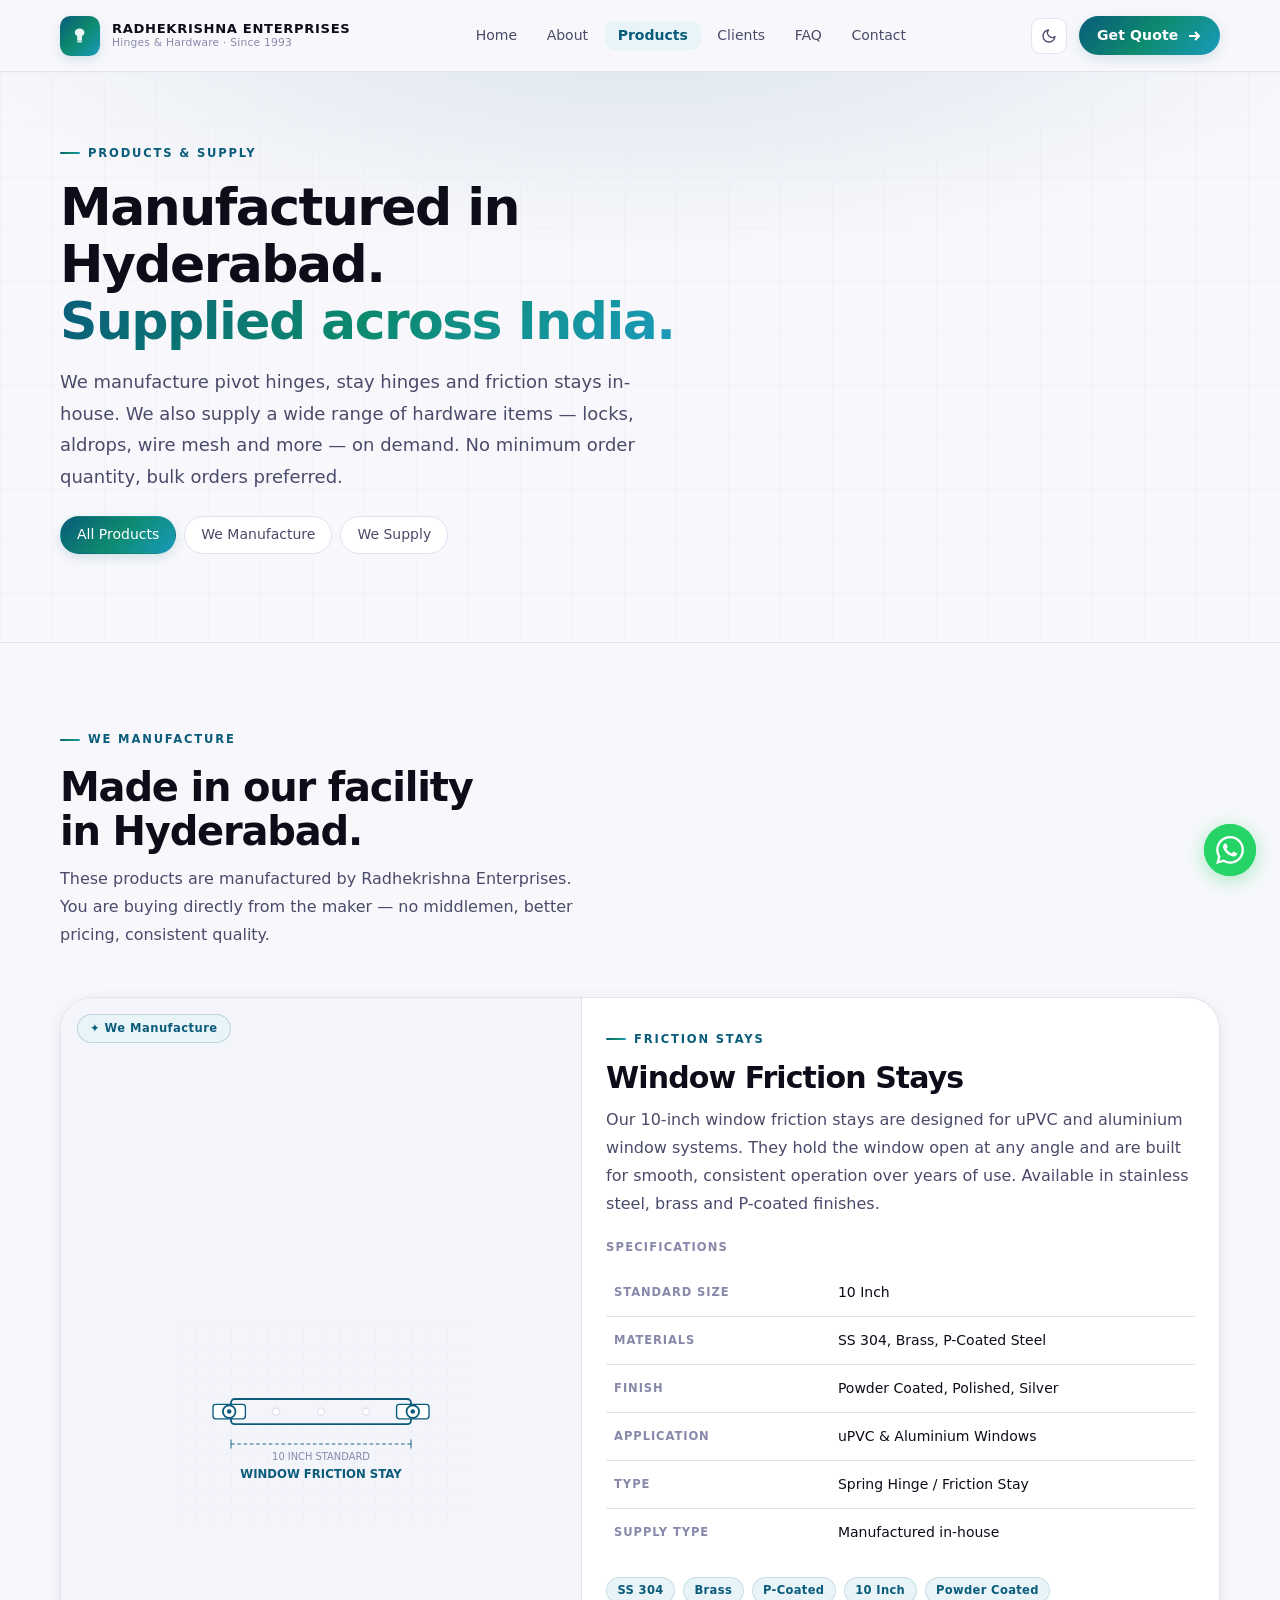
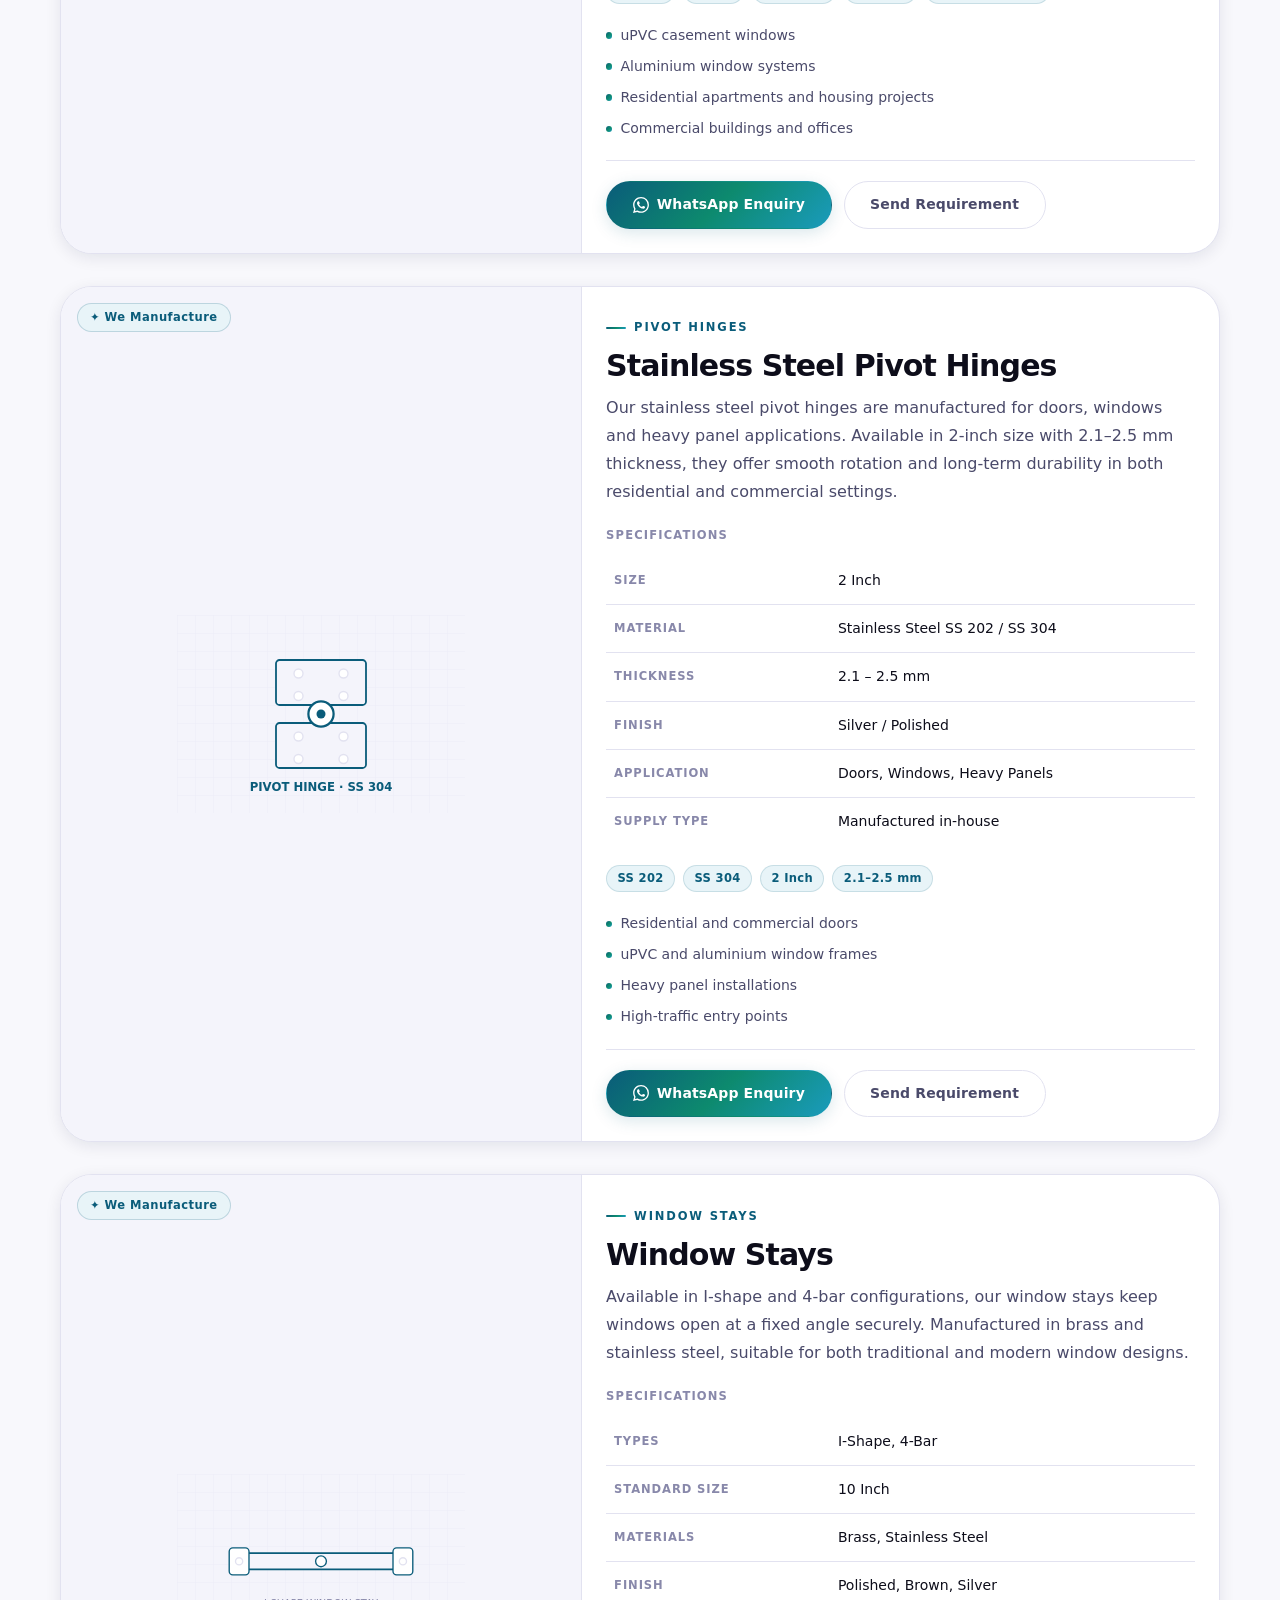
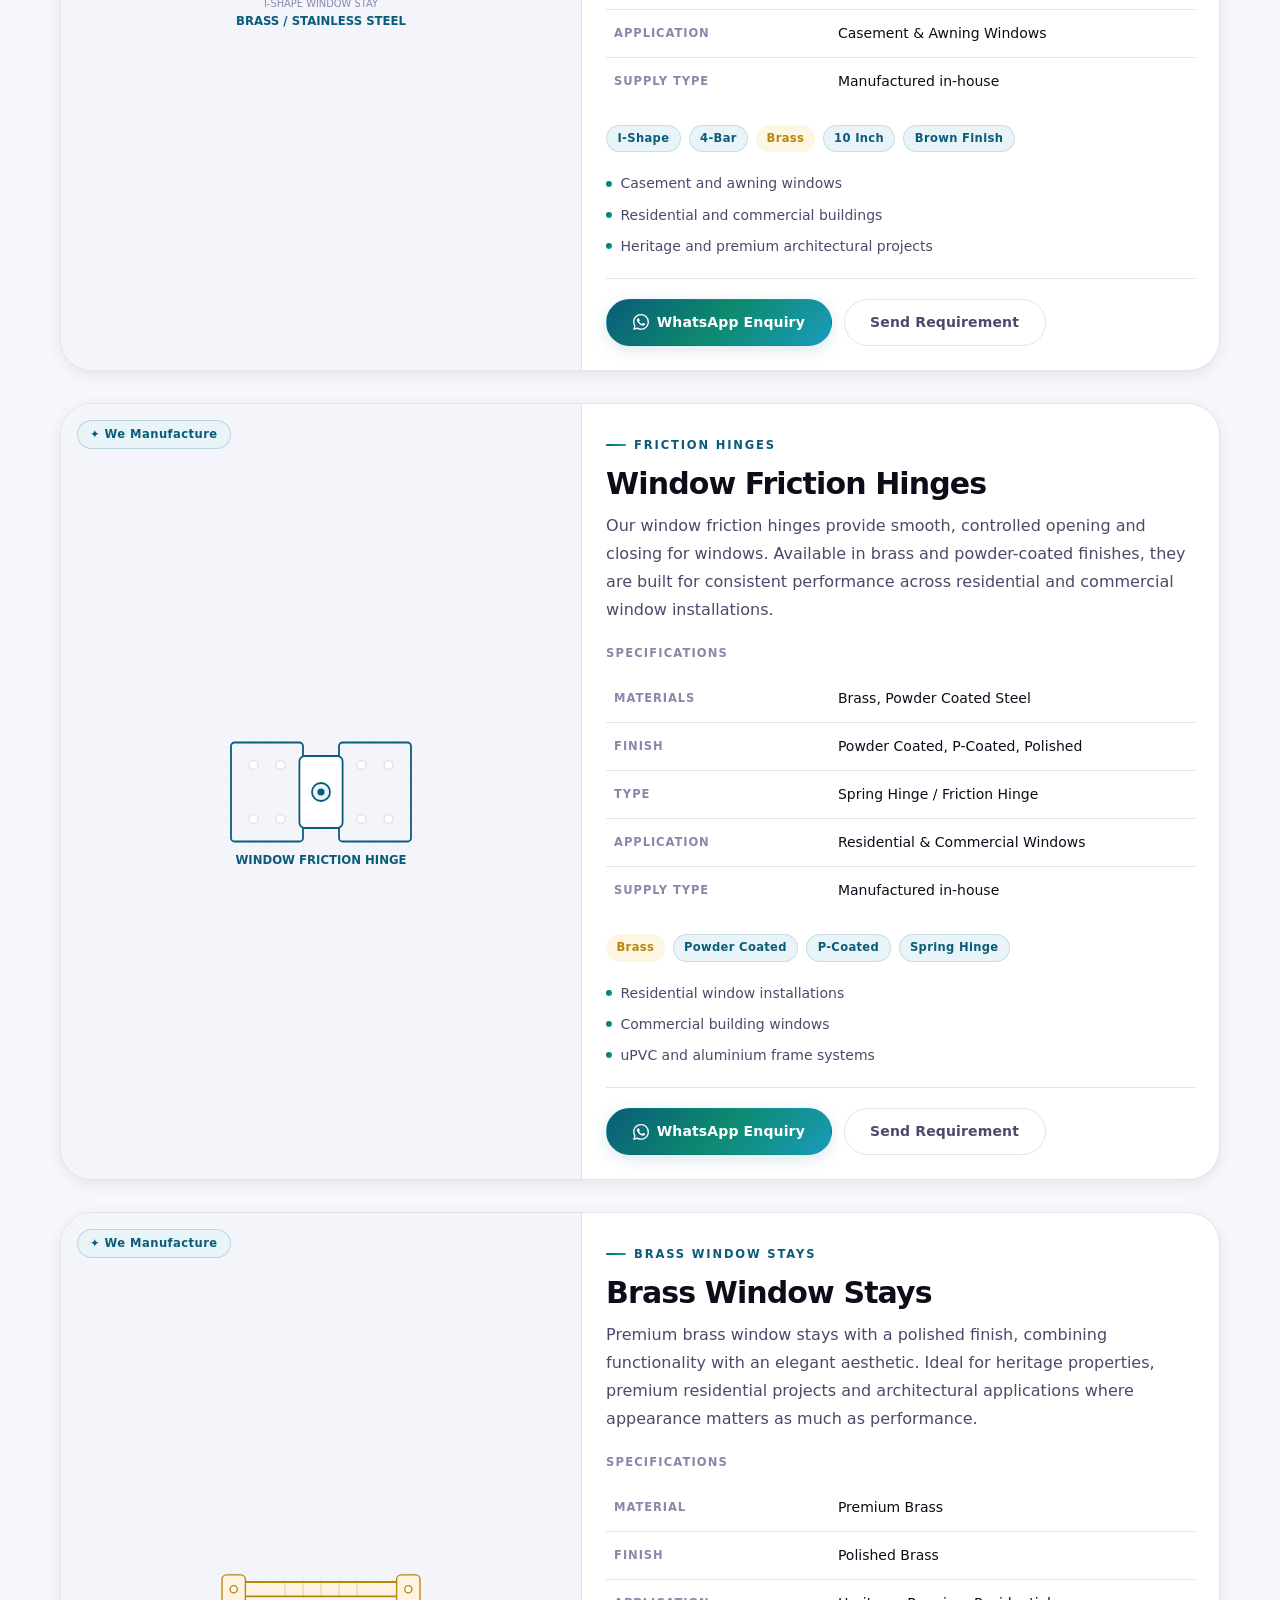
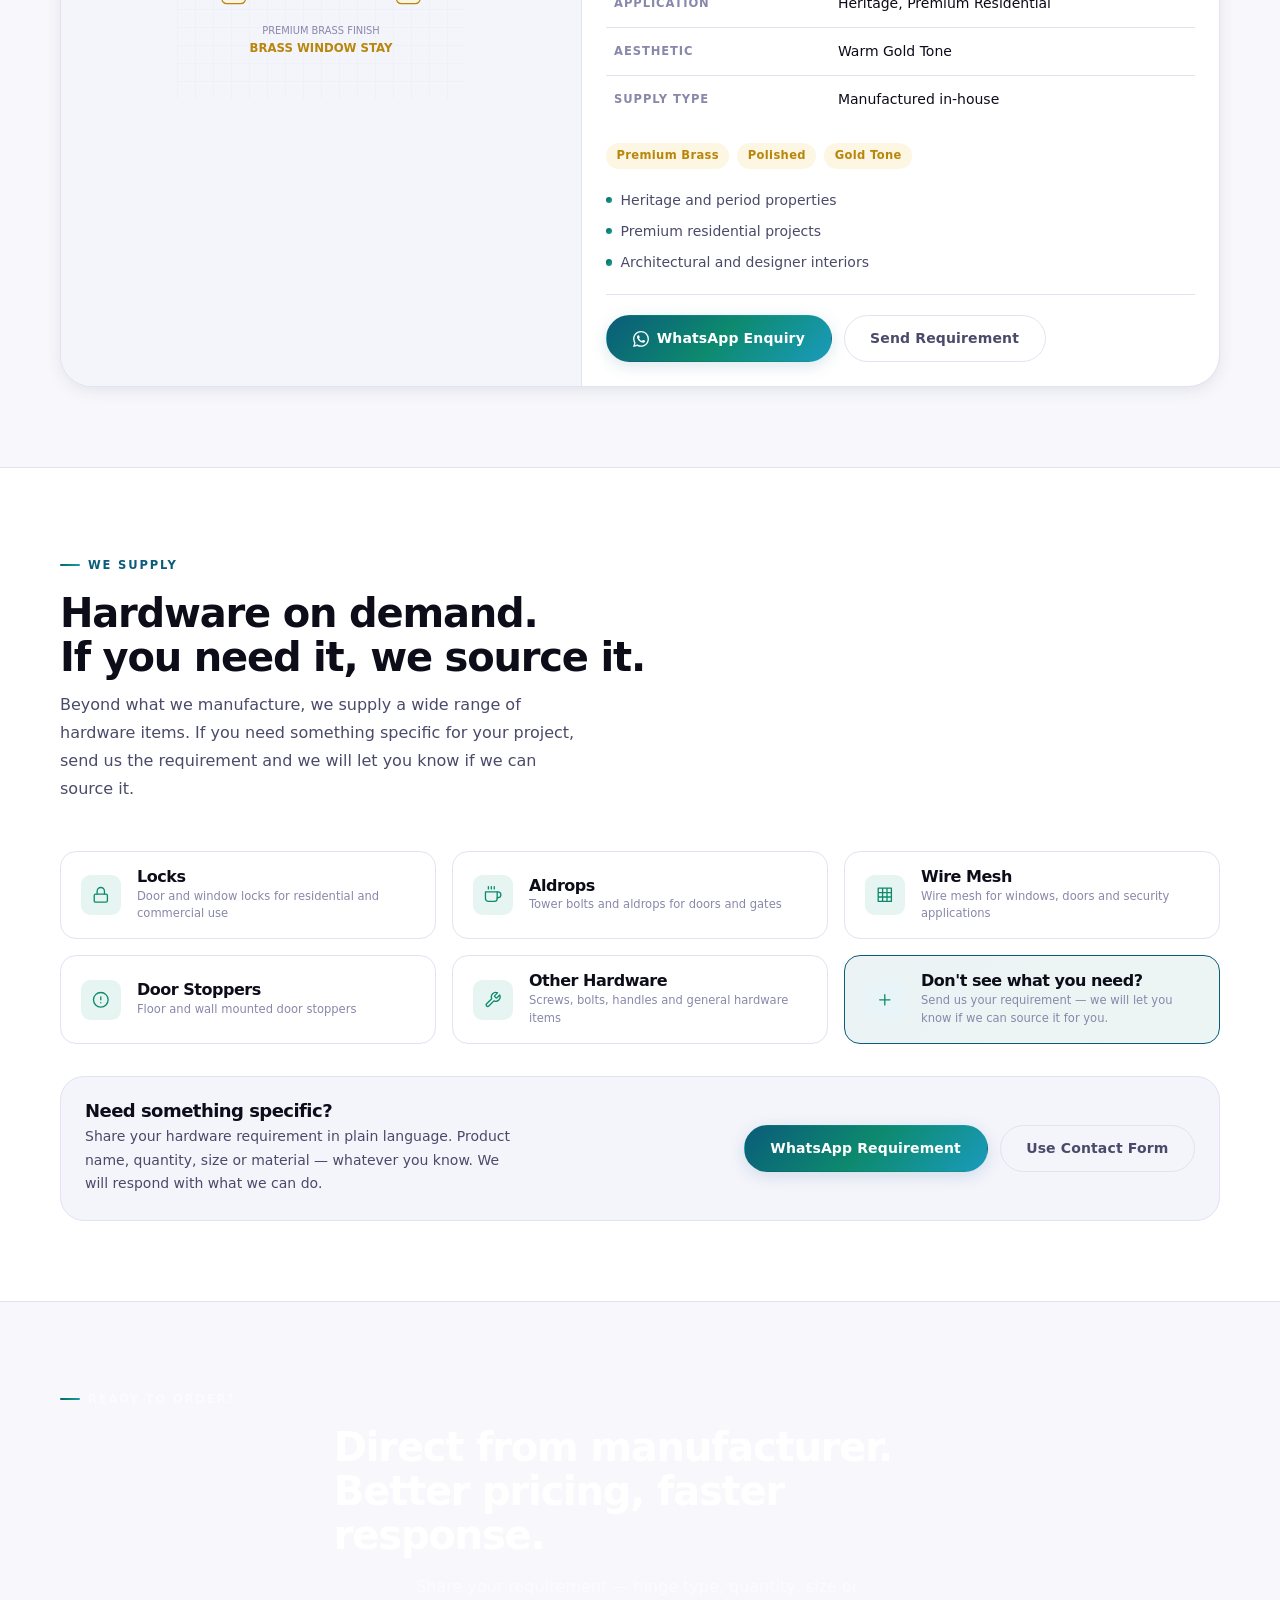
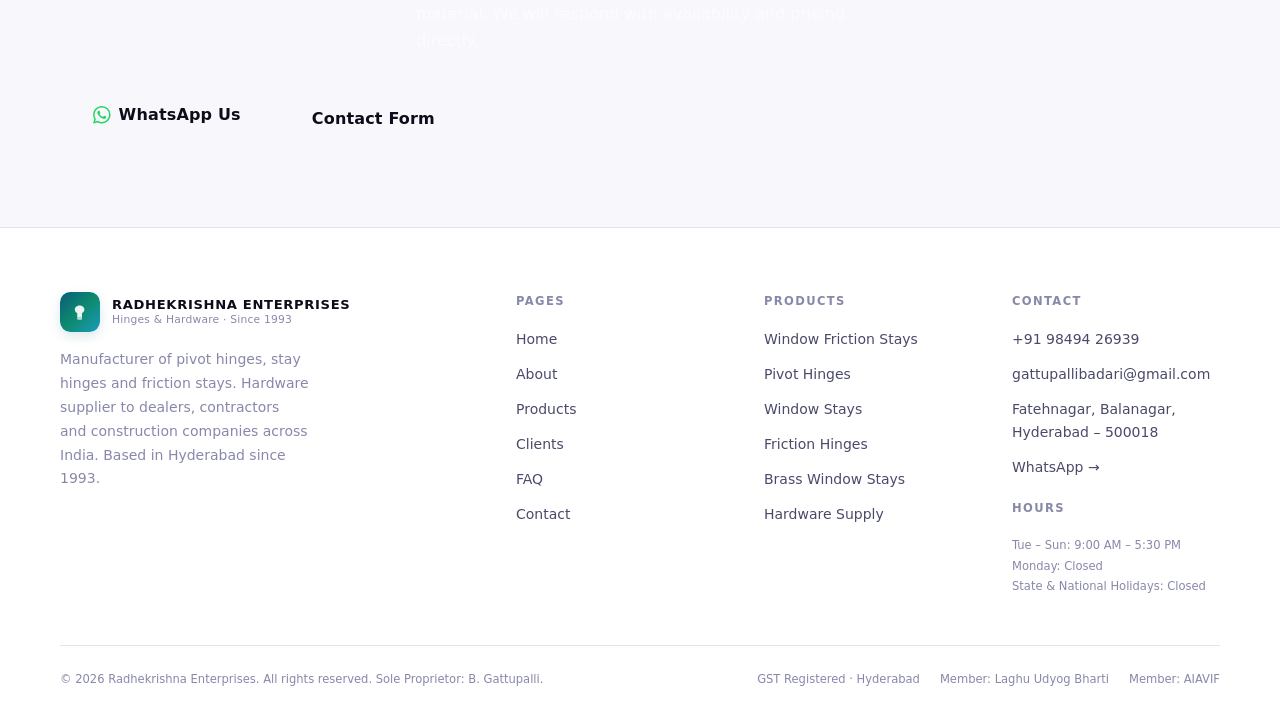
<file: products.html>
<!DOCTYPE html>
<html lang="en" data-theme="light">
<head>
  <meta charset="UTF-8" />
  <meta name="viewport" content="width=device-width, initial-scale=1.0" />
  <title>Products | Radhekrishna Enterprises — Hinges & Hardware Manufacturer Hyderabad</title>
  <meta name="description" content="Browse pivot hinges, stay hinges, window friction stays, brass window stays and hardware supply from Radhekrishna Enterprises — manufacturer in Hyderabad since 1993." />
  <meta name="keywords" content="pivot hinges manufacturer Hyderabad, window friction stay supplier India, brass window stays, stay hinges Telangana, hardware supplier on demand" />
  <meta name="robots" content="index, follow" />

  <!-- Open Graph -->
  <meta property="og:title" content="Products | Radhekrishna Enterprises" />
  <meta property="og:description" content="Pivot hinges, stay hinges, friction stays and hardware supply from Radhekrishna Enterprises, Hyderabad." />
  <meta property="og:type" content="website" />
  <meta property="og:url" content="https://madhuvss-g.github.io/radhekrishna/products.html" />
  <meta name="theme-color" content="#0a5c7a" />

  <!-- Schema: Product list -->
  <script type="application/ld+json">
  {
    "@context": "https://schema.org",
    "@type": "ItemList",
    "name": "Radhekrishna Enterprises Products",
    "description": "Hinges and hardware manufactured and supplied by Radhekrishna Enterprises",
    "itemListElement": [
      {
        "@type": "ListItem",
        "position": 1,
        "name": "Window Friction Stays",
        "description": "10-inch friction stays in SS 304, brass and P-coated finishes"
      },
      {
        "@type": "ListItem",
        "position": 2,
        "name": "Pivot Hinges",
        "description": "Stainless steel pivot hinges, 2 inch, 2.1-2.5mm thickness"
      },
      {
        "@type": "ListItem",
        "position": 3,
        "name": "Window Stays",
        "description": "I-shape and 4-bar window stays in brass and stainless steel"
      },
      {
        "@type": "ListItem",
        "position": 4,
        "name": "Window Friction Hinges",
        "description": "Brass and powder coated friction hinges for windows"
      },
      {
        "@type": "ListItem",
        "position": 5,
        "name": "Brass Window Stays",
        "description": "Premium brass window stays with polished finish"
      }
    ]
  }
  </script>

  <!-- Fonts -->
  <link rel="preconnect" href="https://api.fontshare.com" />
  <link
    href="https://api.fontshare.com/v2/css?f[]=general-sans@400,500,600&f[]=cabinet-grotesk@500,600,700&display=swap"
    rel="stylesheet"
  />

  <!-- Styles -->
  <link rel="stylesheet" href="styles.css" />

  <!-- Prevent theme flash -->
  <script>
    (function () {
      try {
        var t = localStorage.getItem('rke-theme');
        if (t) document.documentElement.setAttribute('data-theme', t);
        else if (window.matchMedia('(prefers-color-scheme: dark)').matches)
          document.documentElement.setAttribute('data-theme', 'dark');
      } catch (e) {}
    }());
  </script>

  <style>
    /* ── Products page specific styles ── */

    /* Page Hero */
    .page-hero {
      position: relative;
      padding-block: var(--space-16) var(--space-12);
      overflow: hidden;
      border-bottom: 1px solid var(--color-border);
    }

    .page-hero-bg {
      position: absolute;
      inset: 0;
      background: var(--gradient-hero);
      pointer-events: none;
    }

    .page-hero-grid {
      position: absolute;
      inset: 0;
      background-image:
        linear-gradient(var(--color-border-soft) 1px, transparent 1px),
        linear-gradient(90deg, var(--color-border-soft) 1px, transparent 1px);
      background-size: 52px 52px;
      opacity: 0.4;
      pointer-events: none;
    }

    .page-hero-inner {
      position: relative;
      z-index: 1;
    }

    .page-hero h1 {
      max-width: 22ch;
      margin-bottom: var(--space-4);
    }

    .page-hero h1 em {
      font-style: normal;
      background: var(--gradient-peacock);
      -webkit-background-clip: text;
      -webkit-text-fill-color: transparent;
      background-clip: text;
    }

    .page-hero-lead {
      font-size: var(--text-lg);
      color: var(--color-text-muted);
      max-width: 52ch;
      line-height: 1.75;
      margin-bottom: var(--space-6);
    }

    /* Filter tabs */
    .filter-bar {
      display: flex;
      flex-wrap: wrap;
      gap: var(--space-2);
      margin-bottom: var(--space-10);
    }

    .filter-btn {
      padding: 0.4rem 1rem;
      border-radius: 999px;
      border: 1.5px solid var(--color-border);
      background: var(--color-surface);
      font-size: var(--text-sm);
      font-weight: 500;
      color: var(--color-text-muted);
      cursor: pointer;
      transition: background var(--transition), color var(--transition),
                  border-color var(--transition), box-shadow var(--transition);
    }

    .filter-btn:hover {
      border-color: var(--color-primary);
      color: var(--color-primary);
      background: var(--color-primary-soft);
    }

    .filter-btn.active {
      background: var(--gradient-peacock);
      color: #fff;
      border-color: transparent;
      box-shadow: 0 4px 12px var(--color-primary-glow);
    }

    /* Product section anchor offset */
    .product-section {
      scroll-margin-top: calc(var(--nav-height) + var(--space-4));
    }

    /* Product detail card */
    .product-detail-card {
      background: var(--color-surface);
      border-radius: var(--radius-2xl);
      border: 1px solid var(--color-border);
      overflow: hidden;
      box-shadow: var(--shadow-md);
      transition: background var(--transition-slow),
                  border-color var(--transition-slow);
    }

    .product-detail-grid {
      display: grid;
    }

    .product-image-area {
      background: var(--color-surface-soft);
      border-bottom: 1px solid var(--color-border);
      padding: var(--space-8);
      display: flex;
      align-items: center;
      justify-content: center;
      min-height: 16rem;
      position: relative;
      overflow: hidden;
      transition: background var(--transition-slow);
    }

    .product-image-area img {
      max-height: 14rem;
      width: auto;
      object-fit: contain;
      border-radius: var(--radius-md);
    }

    /* SVG illustration placeholder */
    .product-illustration {
      width: 100%;
      max-width: 18rem;
      height: auto;
    }

    .product-manufacture-badge {
      position: absolute;
      top: var(--space-4);
      left: var(--space-4);
      padding: 0.25rem 0.75rem;
      border-radius: 999px;
      font-size: var(--text-xs);
      font-weight: 700;
      letter-spacing: 0.04em;
    }

    .badge-manufactured {
      background: var(--color-primary-soft);
      color: var(--color-primary);
      border: 1px solid rgba(10, 92, 122, 0.2);
    }

    .badge-supplied {
      background: var(--color-secondary-soft);
      color: var(--color-secondary);
      border: 1px solid rgba(13, 138, 110, 0.2);
    }

    .product-info-area {
      padding: var(--space-6);
    }

    .product-info-area h2 {
      font-size: var(--text-2xl);
      margin-bottom: var(--space-3);
    }

    .product-info-area .product-desc {
      font-size: var(--text-base);
      color: var(--color-text-muted);
      line-height: 1.75;
      margin-bottom: var(--space-5);
    }

    /* Spec table */
    .spec-table {
      width: 100%;
      border-collapse: collapse;
      margin-bottom: var(--space-5);
    }

    .spec-table caption {
      font-size: var(--text-xs);
      font-weight: 700;
      text-transform: uppercase;
      letter-spacing: 0.1em;
      color: var(--color-text-faint);
      text-align: left;
      padding-bottom: var(--space-3);
    }

    .spec-table tr {
      border-bottom: 1px solid var(--color-border);
      transition: background var(--transition);
    }

    .spec-table tr:last-child {
      border-bottom: none;
    }

    .spec-table tr:hover {
      background: var(--color-primary-soft);
    }

    .spec-table td {
      padding: var(--space-3) var(--space-2);
      font-size: var(--text-sm);
      vertical-align: middle;
    }

    .spec-table td:first-child {
      color: var(--color-text-faint);
      font-weight: 600;
      font-size: var(--text-xs);
      text-transform: uppercase;
      letter-spacing: 0.08em;
      width: 38%;
    }

    .spec-table td:last-child {
      color: var(--color-text);
      font-weight: 500;
    }

    /* Tag row */
    .tag-row {
      display: flex;
      flex-wrap: wrap;
      gap: var(--space-2);
      margin-bottom: var(--space-5);
    }

    /* Applications list */
    .applications-list {
      display: flex;
      flex-direction: column;
      gap: var(--space-2);
      margin-bottom: var(--space-5);
    }

    .application-item {
      display: flex;
      align-items: center;
      gap: var(--space-2);
      font-size: var(--text-sm);
      color: var(--color-text-muted);
    }

    .application-item::before {
      content: '';
      display: block;
      width: 0.4rem;
      height: 0.4rem;
      border-radius: 50%;
      background: var(--gradient-peacock);
      flex-shrink: 0;
    }

    /* Product card actions */
    .product-actions {
      display: flex;
      flex-wrap: wrap;
      gap: var(--space-3);
      padding-top: var(--space-5);
      border-top: 1px solid var(--color-border);
    }

    /* Supply section */
    .supply-grid {
      display: grid;
      gap: var(--space-4);
    }

    .supply-item {
      display: flex;
      align-items: center;
      gap: var(--space-4);
      padding: var(--space-4) var(--space-5);
      border-radius: var(--radius-lg);
      border: 1px solid var(--color-border);
      background: var(--color-surface);
      transition: border-color var(--transition),
                  box-shadow var(--transition),
                  transform var(--transition),
                  background var(--transition-slow);
    }

    .supply-item:hover {
      border-color: var(--color-primary);
      box-shadow: var(--shadow-md);
      transform: translateX(4px);
    }

    .supply-item-icon {
      width: 2.5rem;
      height: 2.5rem;
      border-radius: var(--radius-md);
      background: var(--color-secondary-soft);
      display: flex;
      align-items: center;
      justify-content: center;
      flex-shrink: 0;
      transition: background var(--transition);
    }

    .supply-item:hover .supply-item-icon {
      background: var(--gradient-peacock);
    }

    .supply-item-icon svg {
      width: 1.1rem;
      height: 1.1rem;
      color: var(--color-secondary);
      transition: color var(--transition);
    }

    .supply-item:hover .supply-item-icon svg {
      color: #fff;
    }

    .supply-item-text h3 {
      font-size: var(--text-base);
      font-weight: 700;
      color: var(--color-text);
      margin-bottom: 0.15rem;
    }

    .supply-item-text p {
      font-size: var(--text-xs);
      color: var(--color-text-faint);
      line-height: 1.5;
    }

    /* Responsive */
    @media (min-width: 768px) {
      .product-detail-grid {
        grid-template-columns: minmax(280px, 0.9fr) minmax(0, 1.1fr);
      }

      .product-image-area {
        border-bottom: none;
        border-right: 1px solid var(--color-border);
        min-height: 24rem;
      }

      .supply-grid {
        grid-template-columns: repeat(2, 1fr);
      }
    }

    @media (min-width: 1024px) {
      .supply-grid {
        grid-template-columns: repeat(3, 1fr);
      }
    }
  </style>
</head>

<body>
  <a href="#main" class="skip-link">Skip to content</a>

  <!-- ============================================================
       HEADER
  ============================================================ -->
  <header class="site-header" role="banner">
    <div class="frame nav">

      <a href="index.html" class="brand"
        aria-label="Radhekrishna Enterprises — home">
        <span class="brand-mark" aria-hidden="true">
          <svg viewBox="0 0 24 24" fill="none">
            <path
              d="M12 3C9 3 6 5 6 8c0 2 1 3.5 3 4.5V18h6v-5.5c2-1 3-2.5 3-4.5 0-3-3-5-6-5z"
              fill="rgba(255,255,255,0.9)" />
            <circle cx="12" cy="8" r="2"
              fill="rgba(255,255,255,0.5)" />
            <path
              d="M9 18h6v2a1 1 0 01-1 1h-4a1 1 0 01-1-1v-2z"
              fill="rgba(255,255,255,0.7)" />
          </svg>
        </span>
        <span class="brand-text">
          <span class="brand-main">Radhekrishna Enterprises</span>
          <span class="brand-sub">Hinges &amp; Hardware · Since 1993</span>
        </span>
      </a>

      <nav aria-label="Primary navigation">
        <ul class="nav-links" role="list">
          <li><a href="index.html">Home</a></li>
          <li><a href="about.html">About</a></li>
          <li><a href="products.html" aria-current="page">Products</a></li>
          <li><a href="clients.html">Clients</a></li>
          <li><a href="faq.html">FAQ</a></li>
          <li><a href="contact.html">Contact</a></li>
        </ul>
      </nav>

      <div class="nav-right">
        <button
          class="theme-toggle"
          aria-label="Switch to dark mode"
          title="Toggle theme"
        >
          <svg class="icon-moon" viewBox="0 0 24 24" fill="none"
            stroke="currentColor" stroke-width="2"
            stroke-linecap="round" stroke-linejoin="round">
            <path d="M21 12.79A9 9 0 1111.21 3 7 7 0 0021 12.79z"/>
          </svg>
          <svg class="icon-sun" viewBox="0 0 24 24" fill="none"
            stroke="currentColor" stroke-width="2"
            stroke-linecap="round" stroke-linejoin="round">
            <circle cx="12" cy="12" r="5"/>
            <line x1="12" y1="1" x2="12" y2="3"/>
            <line x1="12" y1="21" x2="12" y2="23"/>
            <line x1="4.22" y1="4.22" x2="5.64" y2="5.64"/>
            <line x1="18.36" y1="18.36" x2="19.78" y2="19.78"/>
            <line x1="1" y1="12" x2="3" y2="12"/>
            <line x1="21" y1="12" x2="23" y2="12"/>
            <line x1="4.22" y1="19.78" x2="5.64" y2="18.36"/>
            <line x1="18.36" y1="5.64" x2="19.78" y2="4.22"/>
          </svg>
        </button>

        <a href="contact.html" class="nav-cta">
          Get Quote
          <svg class="btn-arrow" viewBox="0 0 16 16" fill="none"
            stroke="currentColor" stroke-width="2">
            <path d="M3 8h10M9 4l4 4-4 4"/>
          </svg>
        </a>

        <button
          class="nav-mobile-toggle"
          aria-label="Open navigation menu"
          aria-expanded="false"
          aria-controls="mobile-menu"
        >
          <span></span>
          <span></span>
          <span></span>
        </button>
      </div>

    </div>
  </header>

  <!-- Mobile Menu -->
  <nav
    id="mobile-menu"
    class="mobile-menu"
    aria-label="Mobile navigation"
  >
    <a href="index.html">Home</a>
    <a href="about.html">About</a>
    <a href="products.html" aria-current="page">Products</a>
    <a href="clients.html">Clients</a>
    <a href="faq.html">FAQ</a>
    <a href="contact.html">Contact</a>
    <a href="contact.html" class="mobile-menu-cta">Get a Quote →</a>
  </nav>

  <!-- ============================================================
       MAIN
  ============================================================ -->
  <main id="main">

    <!-- ── PAGE HERO ── -->
    <section class="page-hero" aria-labelledby="products-heading">
      <div class="page-hero-bg"   aria-hidden="true"></div>
      <div class="page-hero-grid" aria-hidden="true"></div>

      <div class="frame page-hero-inner">
        <div class="reveal">
          <span class="eyebrow">Products &amp; Supply</span>
          <h1 id="products-heading">
            Manufactured in Hyderabad.<br />
            <em>Supplied across India.</em>
          </h1>
          <p class="page-hero-lead">
            We manufacture pivot hinges, stay hinges and friction stays
            in-house. We also supply a wide range of hardware items —
            locks, aldrops, wire mesh and more — on demand. No minimum
            order quantity, bulk orders preferred.
          </p>

          <!-- Filter bar -->
          <div
            class="filter-bar"
            role="group"
            aria-label="Filter products by category"
          >
            <button
              class="filter-btn active"
              data-filter="all"
              aria-pressed="true"
            >
              All Products
            </button>
            <button
              class="filter-btn"
              data-filter="manufactured"
              aria-pressed="false"
            >
              We Manufacture
            </button>
            <button
              class="filter-btn"
              data-filter="supplied"
              aria-pressed="false"
            >
              We Supply
            </button>
          </div>

        </div>
      </div>
    </section>

    <!-- ============================================================
         MANUFACTURED PRODUCTS
    ============================================================ -->
    <section
      class="section-pad"
      aria-labelledby="manufactured-heading"
      style="background: var(--color-bg);"
      data-category="manufactured"
    >
      <div class="frame">

        <div class="section-header reveal">
          <span class="eyebrow">We manufacture</span>
          <h2 id="manufactured-heading">
            Made in our facility<br />
            in Hyderabad.
          </h2>
          <p>
            These products are manufactured by Radhekrishna Enterprises.
            You are buying directly from the maker — no middlemen,
            better pricing, consistent quality.
          </p>
        </div>

        <!-- ── PRODUCT 1: Window Friction Stays ── -->
        <div
          id="friction-stays"
          class="product-detail-card product-section reveal"
          style="margin-bottom: var(--space-8);"
          data-product="manufactured"
        >
          <div class="product-detail-grid">

            <div class="product-image-area">
              <span class="product-manufacture-badge badge-manufactured">
                ✦ We Manufacture
              </span>

              <!-- SVG illustration -->
              <svg
                class="product-illustration"
                viewBox="0 0 320 220"
                fill="none"
                aria-label="Window friction stay illustration"
              >
                <defs>
                  <pattern id="grid1" width="20" height="20"
                    patternUnits="userSpaceOnUse">
                    <path d="M 20 0 L 0 0 0 20"
                      fill="none"
                      stroke="var(--color-border)"
                      stroke-width="0.5"/>
                  </pattern>
                </defs>
                <rect width="320" height="220" fill="url(#grid1)"/>

                <!-- Friction stay body -->
                <rect x="60" y="80" width="200" height="28"
                  rx="4"
                  fill="var(--color-surface-soft)"
                  stroke="var(--color-primary)"
                  stroke-width="2"/>

                <!-- Arm left -->
                <rect x="40" y="86" width="36" height="16"
                  rx="3"
                  fill="var(--color-surface)"
                  stroke="var(--color-primary)"
                  stroke-width="1.5"/>

                <!-- Arm right -->
                <rect x="244" y="86" width="36" height="16"
                  rx="3"
                  fill="var(--color-surface)"
                  stroke="var(--color-primary)"
                  stroke-width="1.5"/>

                <!-- Pivot circles -->
                <circle cx="58" cy="94" r="7"
                  fill="var(--color-surface)"
                  stroke="var(--color-primary)"
                  stroke-width="2"/>
                <circle cx="58" cy="94" r="2.5"
                  fill="var(--color-primary)"/>

                <circle cx="262" cy="94" r="7"
                  fill="var(--color-surface)"
                  stroke="var(--color-primary)"
                  stroke-width="2"/>
                <circle cx="262" cy="94" r="2.5"
                  fill="var(--color-primary)"/>

                <!-- Mounting holes -->
                <circle cx="110" cy="94" r="4"
                  fill="var(--color-surface)"
                  stroke="var(--color-border)"
                  stroke-width="1.5"/>
                <circle cx="160" cy="94" r="4"
                  fill="var(--color-surface)"
                  stroke="var(--color-border)"
                  stroke-width="1.5"/>
                <circle cx="210" cy="94" r="4"
                  fill="var(--color-surface)"
                  stroke="var(--color-border)"
                  stroke-width="1.5"/>

                <!-- Dimension line -->
                <line x1="60" y1="130" x2="260" y2="130"
                  stroke="var(--color-primary)"
                  stroke-width="1"
                  stroke-dasharray="4 3"/>
                <line x1="60" y1="125" x2="60" y2="135"
                  stroke="var(--color-primary)" stroke-width="1"/>
                <line x1="260" y1="125" x2="260" y2="135"
                  stroke="var(--color-primary)" stroke-width="1"/>

                <!-- Labels -->
                <text x="160" y="148"
                  text-anchor="middle"
                  fill="var(--color-text-faint)"
                  font-size="11"
                  font-family="system-ui">
                  10 INCH STANDARD
                </text>
                <text x="160" y="168"
                  text-anchor="middle"
                  fill="var(--color-primary)"
                  font-size="13"
                  font-weight="600"
                  font-family="system-ui">
                  WINDOW FRICTION STAY
                </text>
              </svg>

            </div>

            <div class="product-info-area">
              <span class="eyebrow"
                style="margin-bottom: var(--space-3);">
                Friction Stays
              </span>
              <h2>Window Friction Stays</h2>
              <p class="product-desc">
                Our 10-inch window friction stays are designed for
                uPVC and aluminium window systems. They hold the
                window open at any angle and are built for smooth,
                consistent operation over years of use. Available
                in stainless steel, brass and P-coated finishes.
              </p>

              <table class="spec-table"
                aria-label="Window friction stay specifications">
                <caption>Specifications</caption>
                <tbody>
                  <tr>
                    <td>Standard Size</td>
                    <td>10 Inch</td>
                  </tr>
                  <tr>
                    <td>Materials</td>
                    <td>SS 304, Brass, P-Coated Steel</td>
                  </tr>
                  <tr>
                    <td>Finish</td>
                    <td>Powder Coated, Polished, Silver</td>
                  </tr>
                  <tr>
                    <td>Application</td>
                    <td>uPVC &amp; Aluminium Windows</td>
                  </tr>
                  <tr>
                    <td>Type</td>
                    <td>Spring Hinge / Friction Stay</td>
                  </tr>
                  <tr>
                    <td>Supply Type</td>
                    <td>Manufactured in-house</td>
                  </tr>
                </tbody>
              </table>

              <div class="tag-row">
                <span class="badge badge-primary">SS 304</span>
                <span class="badge badge-primary">Brass</span>
                <span class="badge badge-primary">P-Coated</span>
                <span class="badge badge-primary">10 Inch</span>
                <span class="badge badge-primary">Powder Coated</span>
              </div>

              <div class="applications-list"
                aria-label="Applications">
                <div class="application-item">
                  uPVC casement windows
                </div>
                <div class="application-item">
                  Aluminium window systems
                </div>
                <div class="application-item">
                  Residential apartments and housing projects
                </div>
                <div class="application-item">
                  Commercial buildings and offices
                </div>
              </div>

              <div class="product-actions">
                <a
                  href="https://wa.me/919849426939?text=Hello%2C%20I%20am%20interested%20in%20Window%20Friction%20Stays.%20Please%20share%20pricing%20and%20availability."
                  class="btn btn-primary"
                  target="_blank"
                  rel="noopener noreferrer"
                >
                  <svg viewBox="0 0 24 24" fill="currentColor"
                    style="width:1rem;height:1rem;">
                    <path d="M17.472 14.382c-.297-.149-1.758-.867-2.03-.967-.273-.099-.471-.148-.67.15-.197.297-.767.966-.94 1.164-.173.199-.347.223-.644.075-.297-.15-1.255-.463-2.39-1.475-.883-.788-1.48-1.761-1.653-2.059-.173-.297-.018-.458.13-.606.134-.133.298-.347.446-.52.149-.174.198-.298.298-.497.099-.198.05-.371-.025-.52-.075-.149-.669-1.612-.916-2.207-.242-.579-.487-.5-.669-.51-.173-.008-.371-.01-.57-.01-.198 0-.52.074-.792.372-.272.297-1.04 1.016-1.04 2.479 0 1.462 1.065 2.875 1.213 3.074.149.198 2.096 3.2 5.077 4.487.709.306 1.262.489 1.694.625.712.227 1.36.195 1.871.118.571-.085 1.758-.719 2.006-1.413.248-.694.248-1.289.173-1.413-.074-.124-.272-.198-.57-.347m-5.421 7.403h-.004a9.87 9.87 0 01-5.031-1.378l-.361-.214-3.741.982.998-3.648-.235-.374a9.86 9.86 0 01-1.51-5.26c.001-5.45 4.436-9.884 9.888-9.884 2.64 0 5.122 1.03 6.988 2.898a9.825 9.825 0 012.893 6.994c-.003 5.45-4.437 9.884-9.885 9.884m8.413-18.297A11.815 11.815 0 0012.05 0C5.495 0 .16 5.335.157 11.892c0 2.096.547 4.142 1.588 5.945L.057 24l6.305-1.654a11.882 11.882 0 005.683 1.448h.005c6.554 0 11.89-5.335 11.893-11.893a11.821 11.821 0 00-3.48-8.413z"/>
                  </svg>
                  WhatsApp Enquiry
                </a>
                <a href="contact.html" class="btn btn-outline">
                  Send Requirement
                </a>
              </div>

            </div>
          </div>
        </div>

        <!-- ── PRODUCT 2: Pivot Hinges ── -->
        <div
          id="pivot-hinges"
          class="product-detail-card product-section reveal"
          style="margin-bottom: var(--space-8);"
          data-product="manufactured"
        >
          <div class="product-detail-grid">

            <div class="product-image-area">
              <span class="product-manufacture-badge badge-manufactured">
                ✦ We Manufacture
              </span>

              <svg
                class="product-illustration"
                viewBox="0 0 320 220"
                fill="none"
                aria-label="Pivot hinge illustration"
              >
                <defs>
                  <pattern id="grid2" width="20" height="20"
                    patternUnits="userSpaceOnUse">
                    <path d="M 20 0 L 0 0 0 20"
                      fill="none"
                      stroke="var(--color-border)"
                      stroke-width="0.5"/>
                  </pattern>
                </defs>
                <rect width="320" height="220" fill="url(#grid2)"/>

                <!-- Pivot hinge body top -->
                <rect x="110" y="50" width="100" height="50"
                  rx="4"
                  fill="var(--color-surface-soft)"
                  stroke="var(--color-primary)"
                  stroke-width="2"/>

                <!-- Pivot hinge body bottom -->
                <rect x="110" y="120" width="100" height="50"
                  rx="4"
                  fill="var(--color-surface-soft)"
                  stroke="var(--color-primary)"
                  stroke-width="2"/>

                <!-- Center pivot -->
                <circle cx="160" cy="110" r="14"
                  fill="var(--color-surface)"
                  stroke="var(--color-primary)"
                  stroke-width="2.5"/>
                <circle cx="160" cy="110" r="5"
                  fill="var(--color-primary)"/>

                <!-- Mounting holes top -->
                <circle cx="135" cy="65" r="5"
                  fill="var(--color-surface)"
                  stroke="var(--color-border)"
                  stroke-width="1.5"/>
                <circle cx="185" cy="65" r="5"
                  fill="var(--color-surface)"
                  stroke="var(--color-border)"
                  stroke-width="1.5"/>
                <circle cx="135" cy="90" r="5"
                  fill="var(--color-surface)"
                  stroke="var(--color-border)"
                  stroke-width="1.5"/>
                <circle cx="185" cy="90" r="5"
                  fill="var(--color-surface)"
                  stroke="var(--color-border)"
                  stroke-width="1.5"/>

                <!-- Mounting holes bottom -->
                <circle cx="135" cy="135" r="5"
                  fill="var(--color-surface)"
                  stroke="var(--color-border)"
                  stroke-width="1.5"/>
                <circle cx="185" cy="135" r="5"
                  fill="var(--color-surface)"
                  stroke="var(--color-border)"
                  stroke-width="1.5"/>
                <circle cx="135" cy="160" r="5"
                  fill="var(--color-surface)"
                  stroke="var(--color-border)"
                  stroke-width="1.5"/>
                <circle cx="185" cy="160" r="5"
                  fill="var(--color-surface)"
                  stroke="var(--color-border)"
                  stroke-width="1.5"/>

                <!-- Label -->
                <text x="160" y="195"
                  text-anchor="middle"
                  fill="var(--color-primary)"
                  font-size="13"
                  font-weight="600"
                  font-family="system-ui">
                  PIVOT HINGE · SS 304
                </text>
              </svg>

            </div>

            <div class="product-info-area">
              <span class="eyebrow"
                style="margin-bottom: var(--space-3);">
                Pivot Hinges
              </span>
              <h2>Stainless Steel Pivot Hinges</h2>
              <p class="product-desc">
                Our stainless steel pivot hinges are manufactured
                for doors, windows and heavy panel applications.
                Available in 2-inch size with 2.1–2.5 mm thickness,
                they offer smooth rotation and long-term durability
                in both residential and commercial settings.
              </p>

              <table class="spec-table"
                aria-label="Pivot hinge specifications">
                <caption>Specifications</caption>
                <tbody>
                  <tr>
                    <td>Size</td>
                    <td>2 Inch</td>
                  </tr>
                  <tr>
                    <td>Material</td>
                    <td>Stainless Steel SS 202 / SS 304</td>
                  </tr>
                  <tr>
                    <td>Thickness</td>
                    <td>2.1 – 2.5 mm</td>
                  </tr>
                  <tr>
                    <td>Finish</td>
                    <td>Silver / Polished</td>
                  </tr>
                  <tr>
                    <td>Application</td>
                    <td>Doors, Windows, Heavy Panels</td>
                  </tr>
                  <tr>
                    <td>Supply Type</td>
                    <td>Manufactured in-house</td>
                  </tr>
                </tbody>
              </table>

              <div class="tag-row">
                <span class="badge badge-primary">SS 202</span>
                <span class="badge badge-primary">SS 304</span>
                <span class="badge badge-primary">2 Inch</span>
                <span class="badge badge-primary">2.1–2.5 mm</span>
              </div>

              <div class="applications-list"
                aria-label="Applications">
                <div class="application-item">
                  Residential and commercial doors
                </div>
                <div class="application-item">
                  uPVC and aluminium window frames
                </div>
                <div class="application-item">
                  Heavy panel installations
                </div>
                <div class="application-item">
                  High-traffic entry points
                </div>
              </div>

              <div class="product-actions">
                <a
                  href="https://wa.me/919849426939?text=Hello%2C%20I%20am%20interested%20in%20Pivot%20Hinges.%20Please%20share%20pricing%20and%20availability."
                  class="btn btn-primary"
                  target="_blank"
                  rel="noopener noreferrer"
                >
                  <svg viewBox="0 0 24 24" fill="currentColor"
                    style="width:1rem;height:1rem;">
                    <path d="M17.472 14.382c-.297-.149-1.758-.867-2.03-.967-.273-.099-.471-.148-.67.15-.197.297-.767.966-.94 1.164-.173.199-.347.223-.644.075-.297-.15-1.255-.463-2.39-1.475-.883-.788-1.48-1.761-1.653-2.059-.173-.297-.018-.458.13-.606.134-.133.298-.347.446-.52.149-.174.198-.298.298-.497.099-.198.05-.371-.025-.52-.075-.149-.669-1.612-.916-2.207-.242-.579-.487-.5-.669-.51-.173-.008-.371-.01-.57-.01-.198 0-.52.074-.792.372-.272.297-1.04 1.016-1.04 2.479 0 1.462 1.065 2.875 1.213 3.074.149.198 2.096 3.2 5.077 4.487.709.306 1.262.489 1.694.625.712.227 1.36.195 1.871.118.571-.085 1.758-.719 2.006-1.413.248-.694.248-1.289.173-1.413-.074-.124-.272-.198-.57-.347m-5.421 7.403h-.004a9.87 9.87 0 01-5.031-1.378l-.361-.214-3.741.982.998-3.648-.235-.374a9.86 9.86 0 01-1.51-5.26c.001-5.45 4.436-9.884 9.888-9.884 2.64 0 5.122 1.03 6.988 2.898a9.825 9.825 0 012.893 6.994c-.003 5.45-4.437 9.884-9.885 9.884m8.413-18.297A11.815 11.815 0 0012.05 0C5.495 0 .16 5.335.157 11.892c0 2.096.547 4.142 1.588 5.945L.057 24l6.305-1.654a11.882 11.882 0 005.683 1.448h.005c6.554 0 11.89-5.335 11.893-11.893a11.821 11.821 0 00-3.48-8.413z"/>
                  </svg>
                  WhatsApp Enquiry
                </a>
                <a href="contact.html" class="btn btn-outline">
                  Send Requirement
                </a>
              </div>

            </div>
          </div>
        </div>

        <!-- ── PRODUCT 3: Window Stays ── -->
        <div
          id="window-stays"
          class="product-detail-card product-section reveal"
          style="margin-bottom: var(--space-8);"
          data-product="manufactured"
        >
          <div class="product-detail-grid">

            <div class="product-image-area">
              <span class="product-manufacture-badge badge-manufactured">
                ✦ We Manufacture
              </span>

              <svg
                class="product-illustration"
                viewBox="0 0 320 220"
                fill="none"
                aria-label="Window stay illustration"
              >
                <defs>
                  <pattern id="grid3" width="20" height="20"
                    patternUnits="userSpaceOnUse">
                    <path d="M 20 0 L 0 0 0 20"
                      fill="none"
                      stroke="var(--color-border)"
                      stroke-width="0.5"/>
                  </pattern>
                </defs>
                <rect width="320" height="220" fill="url(#grid3)"/>

                <!-- I-Shape stay bar -->
                <rect x="70" y="88" width="180" height="18"
                  rx="3"
                  fill="var(--color-surface-soft)"
                  stroke="var(--color-primary)"
                  stroke-width="2"/>

                <!-- End caps -->
                <rect x="58" y="82" width="22" height="30"
                  rx="4"
                  fill="var(--color-surface)"
                  stroke="var(--color-primary)"
                  stroke-width="1.5"/>
                <rect x="240" y="82" width="22" height="30"
                  rx="4"
                  fill="var(--color-surface)"
                  stroke="var(--color-primary)"
                  stroke-width="1.5"/>

                <!-- Screw holes on end caps -->
                <circle cx="69" cy="97" r="4"
                  fill="var(--color-surface)"
                  stroke="var(--color-border)"
                  stroke-width="1.5"/>
                <circle cx="251" cy="97" r="4"
                  fill="var(--color-surface)"
                  stroke="var(--color-border)"
                  stroke-width="1.5"/>

                <!-- Center detail -->
                <circle cx="160" cy="97" r="6"
                  fill="var(--color-surface)"
                  stroke="var(--color-primary)"
                  stroke-width="1.5"/>

                <!-- Label -->
                <text x="160" y="148"
                  text-anchor="middle"
                  fill="var(--color-text-faint)"
                  font-size="11"
                  font-family="system-ui">
                  I-SHAPE WINDOW STAY
                </text>
                <text x="160" y="168"
                  text-anchor="middle"
                  fill="var(--color-primary)"
                  font-size="13"
                  font-weight="600"
                  font-family="system-ui">
                  BRASS / STAINLESS STEEL
                </text>
              </svg>

            </div>

            <div class="product-info-area">
              <span class="eyebrow"
                style="margin-bottom: var(--space-3);">
                Window Stays
              </span>
              <h2>Window Stays</h2>
              <p class="product-desc">
                Available in I-shape and 4-bar configurations,
                our window stays keep windows open at a fixed
                angle securely. Manufactured in brass and
                stainless steel, suitable for both traditional
                and modern window designs.
              </p>

              <table class="spec-table"
                aria-label="Window stay specifications">
                <caption>Specifications</caption>
                <tbody>
                  <tr>
                    <td>Types</td>
                    <td>I-Shape, 4-Bar</td>
                  </tr>
                  <tr>
                    <td>Standard Size</td>
                    <td>10 Inch</td>
                  </tr>
                  <tr>
                    <td>Materials</td>
                    <td>Brass, Stainless Steel</td>
                  </tr>
                  <tr>
                    <td>Finish</td>
                    <td>Polished, Brown, Silver</td>
                  </tr>
                  <tr>
                    <td>Application</td>
                    <td>Casement &amp; Awning Windows</td>
                  </tr>
                  <tr>
                    <td>Supply Type</td>
                    <td>Manufactured in-house</td>
                  </tr>
                </tbody>
              </table>

              <div class="tag-row">
                <span class="badge badge-primary">I-Shape</span>
                <span class="badge badge-primary">4-Bar</span>
                <span class="badge badge-accent">Brass</span>
                <span class="badge badge-primary">10 Inch</span>
                <span class="badge badge-primary">Brown Finish</span>
              </div>

              <div class="applications-list"
                aria-label="Applications">
                <div class="application-item">
                  Casement and awning windows
                </div>
                <div class="application-item">
                  Residential and commercial buildings
                </div>
                <div class="application-item">
                  Heritage and premium architectural projects
                </div>
              </div>

              <div class="product-actions">
                <a
                  href="https://wa.me/919849426939?text=Hello%2C%20I%20am%20interested%20in%20Window%20Stays.%20Please%20share%20pricing%20and%20availability."
                  class="btn btn-primary"
                  target="_blank"
                  rel="noopener noreferrer"
                >
                  <svg viewBox="0 0 24 24" fill="currentColor"
                    style="width:1rem;height:1rem;">
                    <path d="M17.472 14.382c-.297-.149-1.758-.867-2.03-.967-.273-.099-.471-.148-.67.15-.197.297-.767.966-.94 1.164-.173.199-.347.223-.644.075-.297-.15-1.255-.463-2.39-1.475-.883-.788-1.48-1.761-1.653-2.059-.173-.297-.018-.458.13-.606.134-.133.298-.347.446-.52.149-.174.198-.298.298-.497.099-.198.05-.371-.025-.52-.075-.149-.669-1.612-.916-2.207-.242-.579-.487-.5-.669-.51-.173-.008-.371-.01-.57-.01-.198 0-.52.074-.792.372-.272.297-1.04 1.016-1.04 2.479 0 1.462 1.065 2.875 1.213 3.074.149.198 2.096 3.2 5.077 4.487.709.306 1.262.489 1.694.625.712.227 1.36.195 1.871.118.571-.085 1.758-.719 2.006-1.413.248-.694.248-1.289.173-1.413-.074-.124-.272-.198-.57-.347m-5.421 7.403h-.004a9.87 9.87 0 01-5.031-1.378l-.361-.214-3.741.982.998-3.648-.235-.374a9.86 9.86 0 01-1.51-5.26c.001-5.45 4.436-9.884 9.888-9.884 2.64 0 5.122 1.03 6.988 2.898a9.825 9.825 0 012.893 6.994c-.003 5.45-4.437 9.884-9.885 9.884m8.413-18.297A11.815 11.815 0 0012.05 0C5.495 0 .16 5.335.157 11.892c0 2.096.547 4.142 1.588 5.945L.057 24l6.305-1.654a11.882 11.882 0 005.683 1.448h.005c6.554 0 11.89-5.335 11.893-11.893a11.821 11.821 0 00-3.48-8.413z"/>
                  </svg>
                  WhatsApp Enquiry
                </a>
                <a href="contact.html" class="btn btn-outline">
                  Send Requirement
                </a>
              </div>

            </div>
          </div>
        </div>

        <!-- ── PRODUCT 4: Window Friction Hinges ── -->
        <div
          id="friction-hinges"
          class="product-detail-card product-section reveal"
          style="margin-bottom: var(--space-8);"
          data-product="manufactured"
        >
          <div class="product-detail-grid">

            <div class="product-image-area">
              <span class="product-manufacture-badge badge-manufactured">
                ✦ We Manufacture
              </span>

              <svg
                class="product-illustration"
                viewBox="0 0 320 220"
                fill="none"
                aria-label="Window friction hinge illustration"
              >
                <defs>
                  <pattern id="grid4" width="20" height="20"
                    patternUnits="userSpaceOnUse">
                    <path d="M 20 0 L 0 0 0 20"
                      fill="none"
                      stroke="var(--color-border)"
                      stroke-width="0.5"/>
                  </pattern>
                </defs>
                <rect width="320" height="220" fill="url(#grid4)"/>

                <!-- Left plate -->
                <rect x="60" y="55" width="80" height="110"
                  rx="4"
                  fill="var(--color-surface-soft)"
                  stroke="var(--color-primary)"
                  stroke-width="2"/>

                <!-- Right plate -->
                <rect x="180" y="55" width="80" height="110"
                  rx="4"
                  fill="var(--color-surface-soft)"
                  stroke="var(--color-primary)"
                  stroke-width="2"/>

                <!-- Hinge pin -->
                <rect x="136" y="70" width="48" height="80"
                  rx="6"
                  fill="var(--color-surface)"
                  stroke="var(--color-primary)"
                  stroke-width="2"/>
                <circle cx="160" cy="110" r="10"
                  fill="var(--color-primary-soft)"
                  stroke="var(--color-primary)"
                  stroke-width="2"/>
                <circle cx="160" cy="110" r="4"
                  fill="var(--color-primary)"/>

                <!-- Screw holes left -->
                <circle cx="85" cy="80" r="5"
                  fill="var(--color-surface)"
                  stroke="var(--color-border)"
                  stroke-width="1.5"/>
                <circle cx="115" cy="80" r="5"
                  fill="var(--color-surface)"
                  stroke="var(--color-border)"
                  stroke-width="1.5"/>
                <circle cx="85" cy="140" r="5"
                  fill="var(--color-surface)"
                  stroke="var(--color-border)"
                  stroke-width="1.5"/>
                <circle cx="115" cy="140" r="5"
                  fill="var(--color-surface)"
                  stroke="var(--color-border)"
                  stroke-width="1.5"/>

                <!-- Screw holes right -->
                <circle cx="205" cy="80" r="5"
                  fill="var(--color-surface)"
                  stroke="var(--color-border)"
                  stroke-width="1.5"/>
                <circle cx="235" cy="80" r="5"
                  fill="var(--color-surface)"
                  stroke="var(--color-border)"
                  stroke-width="1.5"/>
                <circle cx="205" cy="140" r="5"
                  fill="var(--color-surface)"
                  stroke="var(--color-border)"
                  stroke-width="1.5"/>
                <circle cx="235" cy="140" r="5"
                  fill="var(--color-surface)"
                  stroke="var(--color-border)"
                  stroke-width="1.5"/>

                <!-- Label -->
                <text x="160" y="190"
                  text-anchor="middle"
                  fill="var(--color-primary)"
                  font-size="13"
                  font-weight="600"
                  font-family="system-ui">
                  WINDOW FRICTION HINGE
                </text>
              </svg>

            </div>

            <div class="product-info-area">
              <span class="eyebrow"
                style="margin-bottom: var(--space-3);">
                Friction Hinges
              </span>
              <h2>Window Friction Hinges</h2>
              <p class="product-desc">
                Our window friction hinges provide smooth,
                controlled opening and closing for windows.
                Available in brass and powder-coated finishes,
                they are built for consistent performance
                across residential and commercial window
                installations.
              </p>

              <table class="spec-table"
                aria-label="Window friction hinge specifications">
                <caption>Specifications</caption>
                <tbody>
                  <tr>
                    <td>Materials</td>
                    <td>Brass, Powder Coated Steel</td>
                  </tr>
                  <tr>
                    <td>Finish</td>
                    <td>Powder Coated, P-Coated, Polished</td>
                  </tr>
                  <tr>
                    <td>Type</td>
                    <td>Spring Hinge / Friction Hinge</td>
                  </tr>
                  <tr>
                    <td>Application</td>
                    <td>Residential &amp; Commercial Windows</td>
                  </tr>
                  <tr>
                    <td>Supply Type</td>
                    <td>Manufactured in-house</td>
                  </tr>
                </tbody>
              </table>

              <div class="tag-row">
                <span class="badge badge-accent">Brass</span>
                <span class="badge badge-primary">Powder Coated</span>
                <span class="badge badge-primary">P-Coated</span>
                <span class="badge badge-primary">Spring Hinge</span>
              </div>

              <div class="applications-list"
                aria-label="Applications">
                <div class="application-item">
                  Residential window installations
                </div>
                <div class="application-item">
                  Commercial building windows
                </div>
                <div class="application-item">
                  uPVC and aluminium frame systems
                </div>
              </div>

              <div class="product-actions">
                <a
                  href="https://wa.me/919849426939?text=Hello%2C%20I%20am%20interested%20in%20Window%20Friction%20Hinges.%20Please%20share%20pricing%20and%20availability."
                  class="btn btn-primary"
                  target="_blank"
                  rel="noopener noreferrer"
                >
                  <svg viewBox="0 0 24 24" fill="currentColor"
                    style="width:1rem;height:1rem;">
                    <path d="M17.472 14.382c-.297-.149-1.758-.867-2.03-.967-.273-.099-.471-.148-.67.15-.197.297-.767.966-.94 1.164-.173.199-.347.223-.644.075-.297-.15-1.255-.463-2.39-1.475-.883-.788-1.48-1.761-1.653-2.059-.173-.297-.018-.458.13-.606.134-.133.298-.347.446-.52.149-.174.198-.298.298-.497.099-.198.05-.371-.025-.52-.075-.149-.669-1.612-.916-2.207-.242-.579-.487-.5-.669-.51-.173-.008-.371-.01-.57-.01-.198 0-.52.074-.792.372-.272.297-1.04 1.016-1.04 2.479 0 1.462 1.065 2.875 1.213 3.074.149.198 2.096 3.2 5.077 4.487.709.306 1.262.489 1.694.625.712.227 1.36.195 1.871.118.571-.085 1.758-.719 2.006-1.413.248-.694.248-1.289.173-1.413-.074-.124-.272-.198-.57-.347m-5.421 7.403h-.004a9.87 9.87 0 01-5.031-1.378l-.361-.214-3.741.982.998-3.648-.235-.374a9.86 9.86 0 01-1.51-5.26c.001-5.45 4.436-9.884 9.888-9.884 2.64 0 5.122 1.03 6.988 2.898a9.825 9.825 0 012.893 6.994c-.003 5.45-4.437 9.884-9.885 9.884m8.413-18.297A11.815 11.815 0 0012.05 0C5.495 0 .16 5.335.157 11.892c0 2.096.547 4.142 1.588 5.945L.057 24l6.305-1.654a11.882 11.882 0 005.683 1.448h.005c6.554 0 11.89-5.335 11.893-11.893a11.821 11.821 0 00-3.48-8.413z"/>
                  </svg>
                  WhatsApp Enquiry
                </a>
                <a href="contact.html" class="btn btn-outline">
                  Send Requirement
                </a>
              </div>

            </div>
          </div>
        </div>

        <!-- ── PRODUCT 5: Brass Window Stays ── -->
        <div
          id="brass-stays"
          class="product-detail-card product-section reveal"
          data-product="manufactured"
        >
          <div class="product-detail-grid">

            <div class="product-image-area">
              <span class="product-manufacture-badge badge-manufactured">
                ✦ We Manufacture
              </span>

              <svg
                class="product-illustration"
                viewBox="0 0 320 220"
                fill="none"
                aria-label="Brass window stay illustration"
              >
                <defs>
                  <pattern id="grid5" width="20" height="20"
                    patternUnits="userSpaceOnUse">
                    <path d="M 20 0 L 0 0 0 20"
                      fill="none"
                      stroke="var(--color-border)"
                      stroke-width="0.5"/>
                  </pattern>
                </defs>
                <rect width="320" height="220" fill="url(#grid5)"/>

                <!-- Brass stay bar -->
                <rect x="65" y="90" width="190" height="16"
                  rx="3"
                  fill="#fdf3e3"
                  stroke="#b8860b"
                  stroke-width="2"/>

                <!-- End fittings -->
                <rect x="50" y="82" width="26" height="32"
                  rx="5"
                  fill="#fdf3e3"
                  stroke="#b8860b"
                  stroke-width="1.5"/>
                <rect x="244" y="82" width="26" height="32"
                  rx="5"
                  fill="#fdf3e3"
                  stroke="#b8860b"
                  stroke-width="1.5"/>

                <!-- Screw holes -->
                <circle cx="63" cy="98" r="4"
                  fill="white"
                  stroke="#b8860b"
                  stroke-width="1.5"/>
                <circle cx="257" cy="98" r="4"
                  fill="white"
                  stroke="#b8860b"
                  stroke-width="1.5"/>

                <!-- Decorative knurling lines -->
                <line x1="120" y1="90" x2="120" y2="106"
                  stroke="#b8860b" stroke-width="1" opacity="0.4"/>
                <line x1="140" y1="90" x2="140" y2="106"
                  stroke="#b8860b" stroke-width="1" opacity="0.4"/>
                <line x1="160" y1="90" x2="160" y2="106"
                  stroke="#b8860b" stroke-width="1" opacity="0.4"/>
                <line x1="180" y1="90" x2="180" y2="106"
                  stroke="#b8860b" stroke-width="1" opacity="0.4"/>
                <line x1="200" y1="90" x2="200" y2="106"
                  stroke="#b8860b" stroke-width="1" opacity="0.4"/>

                <!-- Labels -->
                <text x="160" y="148"
                  text-anchor="middle"
                  fill="var(--color-text-faint)"
                  font-size="11"
                  font-family="system-ui">
                  PREMIUM BRASS FINISH
                </text>
                <text x="160" y="168"
                  text-anchor="middle"
                  fill="#b8860b"
                  font-size="13"
                  font-weight="600"
                  font-family="system-ui">
                  BRASS WINDOW STAY
                </text>
              </svg>

            </div>

            <div class="product-info-area">
              <span class="eyebrow"
                style="margin-bottom: var(--space-3);">
                Brass Window Stays
              </span>
              <h2>Brass Window Stays</h2>
              <p class="product-desc">
                Premium brass window stays with a polished finish,
                combining functionality with an elegant aesthetic.
                Ideal for heritage properties, premium residential
                projects and architectural applications where
                appearance matters as much as performance.
              </p>

              <table class="spec-table"
                aria-label="Brass window stay specifications">
                <caption>Specifications</caption>
                <tbody>
                  <tr>
                    <td>Material</td>
                    <td>Premium Brass</td>
                  </tr>
                  <tr>
                    <td>Finish</td>
                    <td>Polished Brass</td>
                  </tr>
                  <tr>
                    <td>Application</td>
                    <td>Heritage, Premium Residential</td>
                  </tr>
                  <tr>
                    <td>Aesthetic</td>
                    <td>Warm Gold Tone</td>
                  </tr>
                  <tr>
                    <td>Supply Type</td>
                    <td>Manufactured in-house</td>
                  </tr>
                </tbody>
              </table>

              <div class="tag-row">
                <span class="badge badge-accent">Premium Brass</span>
                <span class="badge badge-accent">Polished</span>
                <span class="badge badge-accent">Gold Tone</span>
              </div>

              <div class="applications-list"
                aria-label="Applications">
                <div class="application-item">
                  Heritage and period properties
                </div>
                <div class="application-item">
                  Premium residential projects
                </div>
                <div class="application-item">
                  Architectural and designer interiors
                </div>
              </div>

              <div class="product-actions">
                <a
                  href="https://wa.me/919849426939?text=Hello%2C%20I%20am%20interested%20in%20Brass%20Window%20Stays.%20Please%20share%20pricing%20and%20availability."
                  class="btn btn-primary"
                  target="_blank"
                  rel="noopener noreferrer"
                >
                  <svg viewBox="0 0 24 24" fill="currentColor"
                    style="width:1rem;height:1rem;">
                    <path d="M17.472 14.382c-.297-.149-1.758-.867-2.03-.967-.273-.099-.471-.148-.67.15-.197.297-.767.966-.94 1.164-.173.199-.347.223-.644.075-.297-.15-1.255-.463-2.39-1.475-.883-.788-1.48-1.761-1.653-2.059-.173-.297-.018-.458.13-.606.134-.133.298-.347.446-.52.149-.174.198-.298.298-.497.099-.198.05-.371-.025-.52-.075-.149-.669-1.612-.916-2.207-.242-.579-.487-.5-.669-.51-.173-.008-.371-.01-.57-.01-.198 0-.52.074-.792.372-.272.297-1.04 1.016-1.04 2.479 0 1.462 1.065 2.875 1.213 3.074.149.198 2.096 3.2 5.077 4.487.709.306 1.262.489 1.694.625.712.227 1.36.195 1.871.118.571-.085 1.758-.719 2.006-1.413.248-.694.248-1.289.173-1.413-.074-.124-.272-.198-.57-.347m-5.421 7.403h-.004a9.87 9.87 0 01-5.031-1.378l-.361-.214-3.741.982.998-3.648-.235-.374a9.86 9.86 0 01-1.51-5.26c.001-5.45 4.436-9.884 9.888-9.884 2.64 0 5.122 1.03 6.988 2.898a9.825 9.825 0 012.893 6.994c-.003 5.45-4.437 9.884-9.885 9.884m8.413-18.297A11.815 11.815 0 0012.05 0C5.495 0 .16 5.335.157 11.892c0 2.096.547 4.142 1.588 5.945L.057 24l6.305-1.654a11.882 11.882 0 005.683 1.448h.005c6.554 0 11.89-5.335 11.893-11.893a11.821 11.821 0 00-3.48-8.413z"/>
                  </svg>
                  WhatsApp Enquiry
                </a>
                <a href="contact.html" class="btn btn-outline">
                  Send Requirement
                </a>
              </div>

            </div>
          </div>
        </div>

      </div>
    </section>

    <!-- ============================================================
         SUPPLY SECTION
    ============================================================ -->
    <section
      id="supply"
      class="section-pad product-section"
      aria-labelledby="supply-heading"
      style="background: var(--color-surface);
             border-top: 1px solid var(--color-border);"
      data-category="supplied"
    >
      <div class="frame">

        <div class="section-header reveal">
          <span class="eyebrow">We supply</span>
          <h2 id="supply-heading">
            Hardware on demand.<br />
            If you need it, we source it.
          </h2>
          <p>
            Beyond what we manufacture, we supply a wide range of
            hardware items. If you need something specific for your
            project, send us the requirement and we will let you
            know if we can source it.
          </p>
        </div>

        <div class="supply-grid">

          <div class="supply-item reveal delay-1">
            <div class="supply-item-icon" aria-hidden="true">
              <svg viewBox="0 0 24 24" fill="none"
                stroke="currentColor" stroke-width="1.8"
                stroke-linecap="round" stroke-linejoin="round">
                <rect x="3" y="11" width="18" height="11"
                  rx="2" ry="2"/>
                <path d="M7 11V7a5 5 0 0110 0v4"/>
              </svg>
            </div>
            <div class="supply-item-text">
              <h3>Locks</h3>
              <p>Door and window locks for residential and commercial use</p>
            </div>
          </div>

          <div class="supply-item reveal delay-2">
            <div class="supply-item-icon" aria-hidden="true">
              <svg viewBox="0 0 24 24" fill="none"
                stroke="currentColor" stroke-width="1.8"
                stroke-linecap="round" stroke-linejoin="round">
                <path d="M18 8h1a4 4 0 010 8h-1"/>
                <path d="M2 8h16v9a4 4 0 01-4 4H6a4 4 0 01-4-4V8z"/>
                <line x1="6" y1="1" x2="6" y2="4"/>
                <line x1="10" y1="1" x2="10" y2="4"/>
                <line x1="14" y1="1" x2="14" y2="4"/>
              </svg>
            </div>
            <div class="supply-item-text">
              <h3>Aldrops</h3>
              <p>Tower bolts and aldrops for doors and gates</p>
            </div>
          </div>

          <div class="supply-item reveal delay-3">
            <div class="supply-item-icon" aria-hidden="true">
              <svg viewBox="0 0 24 24" fill="none"
                stroke="currentColor" stroke-width="1.8"
                stroke-linecap="round" stroke-linejoin="round">
                <path d="M3 3h18v18H3zM3 9h18M3 15h18M9 3v18M15 3v18"/>
              </svg>
            </div>
            <div class="supply-item-text">
              <h3>Wire Mesh</h3>
              <p>Wire mesh for windows, doors and security applications</p>
            </div>
          </div>

          <div class="supply-item reveal delay-1">
            <div class="supply-item-icon" aria-hidden="true">
              <svg viewBox="0 0 24 24" fill="none"
                stroke="currentColor" stroke-width="1.8"
                stroke-linecap="round" stroke-linejoin="round">
                <circle cx="12" cy="12" r="10"/>
                <line x1="12" y1="8" x2="12" y2="12"/>
                <line x1="12" y1="16" x2="12.01" y2="16"/>
              </svg>
            </div>
            <div class="supply-item-text">
              <h3>Door Stoppers</h3>
              <p>Floor and wall mounted door stoppers</p>
            </div>
          </div>

          <div class="supply-item reveal delay-2">
            <div class="supply-item-icon" aria-hidden="true">
              <svg viewBox="0 0 24 24" fill="none"
                stroke="currentColor" stroke-width="1.8"
                stroke-linecap="round" stroke-linejoin="round">
                <path d="M14.7 6.3a1 1 0 000 1.4l1.6 1.6a1 1 0 001.4 0l3.77-3.77a6 6 0 01-7.94 7.94l-6.91 6.91a2.12 2.12 0 01-3-3l6.91-6.91a6 6 0 017.94-7.94l-3.76 3.76z"/>
              </svg>
            </div>
            <div class="supply-item-text">
              <h3>Other Hardware</h3>
              <p>Screws, bolts, handles and general hardware items</p>
            </div>
          </div>

          <div class="supply-item reveal delay-3"
            style="background: var(--gradient-feather);
                   border-color: var(--color-primary);">
            <div class="supply-item-icon"
              style="background: var(--color-primary-soft);"
              aria-hidden="true">
              <svg viewBox="0 0 24 24" fill="none"
                stroke="currentColor" stroke-width="1.8"
                stroke-linecap="round" stroke-linejoin="round">
                <line x1="12" y1="5" x2="12" y2="19"/>
                <line x1="5" y1="12" x2="19" y2="12"/>
              </svg>
            </div>
            <div class="supply-item-text">
              <h3>Don't see what you need?</h3>
              <p>
                Send us your requirement — we will let you know
                if we can source it for you.
              </p>
            </div>
          </div>

        </div>

        <!-- Supply CTA -->
        <div style="margin-top: var(--space-8);
                    padding: var(--space-6);
                    border-radius: var(--radius-xl);
                    border: 1px solid var(--color-border);
                    background: var(--color-surface-soft);
                    display: flex;
                    flex-wrap: wrap;
                    gap: var(--space-4);
                    align-items: center;
                    justify-content: space-between;"
          class="reveal">
          <div>
            <h3 style="font-size: var(--text-lg);
                       margin-bottom: var(--space-1);">
              Need something specific?
            </h3>
            <p style="font-size: var(--text-sm);
                      color: var(--color-text-muted);
                      max-width: 48ch;">
              Share your hardware requirement in plain language.
              Product name, quantity, size or material — whatever
              you know. We will respond with what we can do.
            </p>
          </div>
          <div style="display:flex; flex-wrap:wrap;
                      gap: var(--space-3); flex-shrink:0;">
            <a
              href="https://wa.me/919849426939?text=Hello%2C%20I%20have%20a%20hardware%20requirement%20I%20would%20like%20to%20discuss."
              class="btn btn-primary"
              target="_blank"
              rel="noopener noreferrer"
            >
              WhatsApp Requirement
            </a>
            <a href="contact.html" class="btn btn-outline">
              Use Contact Form
            </a>
          </div>
        </div>

      </div>
    </section>

    <!-- ── CTA BANNER ── -->
    <section
      class="section-pad"
      style="background: var(--color-bg);
             border-top: 1px solid var(--color-border);"
    >
      <div class="frame">
        <div class="cta-banner">
          <div class="cta-banner-glow" aria-hidden="true"></div>
          <div class="cta-banner-inner reveal">
            <span class="eyebrow"
              style="color: rgba(255,255,255,0.5);
                     justify-content: center;
                     margin-bottom: var(--space-4);">
              Ready to order?
            </span>
            <h2 style="color:#fff; max-width:22ch;
                       margin-inline:auto;
                       margin-bottom: var(--space-4);">
              Direct from manufacturer.<br />
              Better pricing, faster response.
            </h2>
            <p style="color:rgba(255,255,255,0.6);
                      max-width:44ch; margin-inline:auto;
                      margin-bottom: var(--space-8);">
              Share your requirement — hinge type, quantity,
              size or material. We will respond with
              availability and pricing directly.
            </p>
            <div class="cta-actions">
              <a
                href="https://wa.me/919849426939?text=Hello%2C%20I%20would%20like%20to%20enquire%20about%20your%20products."
                class="btn btn-white btn-lg"
                target="_blank"
                rel="noopener noreferrer"
              >
                <svg viewBox="0 0 24 24" fill="currentColor"
                  style="width:1.1rem;height:1.1rem;
                         color:#25d366">
                  <path d="M17.472 14.382c-.297-.149-1.758-.867-2.03-.967-.273-.099-.471-.148-.67.15-.197.297-.767.966-.94 1.164-.173.199-.347.223-.644.075-.297-.15-1.255-.463-2.39-1.475-.883-.788-1.48-1.761-1.653-2.059-.173-.297-.018-.458.13-.606.134-.133.298-.347.446-.52.149-.174.198-.298.298-.497.099-.198.05-.371-.025-.52-.075-.149-.669-1.612-.916-2.207-.242-.579-.487-.5-.669-.51-.173-.008-.371-.01-.57-.01-.198 0-.52.074-.792.372-.272.297-1.04 1.016-1.04 2.479 0 1.462 1.065 2.875 1.213 3.074.149.198 2.096 3.2 5.077 4.487.709.306 1.262.489 1.694.625.712.227 1.36.195 1.871.118.571-.085 1.758-.719 2.006-1.413.248-.694.248-1.289.173-1.413-.074-.124-.272-.198-.57-.347m-5.421 7.403h-.004a9.87 9.87 0 01-5.031-1.378l-.361-.214-3.741.982.998-3.648-.235-.374a9.86 9.86 0 01-1.51-5.26c.001-5.45 4.436-9.884 9.888-9.884 2.64 0 5.122 1.03 6.988 2.898a9.825 9.825 0 012.893 6.994c-.003 5.45-4.437 9.884-9.885 9.884m8.413-18.297A11.815 11.815 0 0012.05 0C5.495 0 .16 5.335.157 11.892c0 2.096.547 4.142 1.588 5.945L.057 24l6.305-1.654a11.882 11.882 0 005.683 1.448h.005c6.554 0 11.89-5.335 11.893-11.893a11.821 11.821 0 00-3.48-8.413z"/>
                </svg>
                WhatsApp Us
              </a>
              <a href="contact.html" class="btn btn-ghost-white btn-lg">
                Contact Form
              </a>
            </div>
          </div>
        </div>
      </div>
    </section>

  </main>

  <!-- ============================================================
       FOOTER
  ============================================================ -->
  <footer class="site-footer" role="contentinfo">
    <div class="frame">

      <div class="footer-grid">

        <div>
          <a href="index.html" class="brand">
            <span class="brand-mark" aria-hidden="true">
              <svg viewBox="0 0 24 24" fill="none">
                <path
                  d="M12 3C9 3 6 5 6 8c0 2 1 3.5 3 4.5V18h6v-5.5c2-1 3-2.5 3-4.5 0-3-3-5-6-5z"
                  fill="rgba(255,255,255,0.9)" />
                <circle cx="12" cy="8" r="2"
                  fill="rgba(255,255,255,0.5)" />
                <path
                  d="M9 18h6v2a1 1 0 01-1 1h-4a1 1 0 01-1-1v-2z"
                  fill="rgba(255,255,255,0.7)" />
              </svg>
            </span>
            <span class="brand-text">
              <span class="brand-main">Radhekrishna Enterprises</span>
              <span class="brand-sub">
                Hinges &amp; Hardware · Since 1993
              </span>
            </span>
          </a>
          <p class="footer-brand-desc">
            Manufacturer of pivot hinges, stay hinges and friction
            stays. Hardware supplier to dealers, contractors and
            construction companies across India.
            Based in Hyderabad since 1993.
          </p>
        </div>

        <div>
          <p class="footer-col-title">Pages</p>
          <nav class="footer-links" aria-label="Footer navigation">
            <a href="index.html">Home</a>
            <a href="about.html">About</a>
            <a href="products.html">Products</a>
            <a href="clients.html">Clients</a>
            <a href="faq.html">FAQ</a>
            <a href="contact.html">Contact</a>
          </nav>
        </div>

        <div>
          <p class="footer-col-title">Products</p>
          <nav class="footer-links" aria-label="Product links">
            <a href="products.html#friction-stays">
              Window Friction Stays
            </a>
            <a href="products.html#pivot-hinges">
              Pivot Hinges
            </a>
            <a href="products.html#window-stays">
              Window Stays
            </a>
            <a href="products.html#friction-hinges">
              Friction Hinges
            </a>
            <a href="products.html#brass-stays">
              Brass Window Stays
            </a>
            <a href="products.html#supply">
              Hardware Supply
            </a>
          </nav>
        </div>

        <div>
          <p class="footer-col-title">Contact</p>
          <div class="footer-links">
            <a href="tel:+919849426939">
              +91 98494 26939
            </a>
            <a href="mailto:gattupallibadari@gmail.com">
              gattupallibadari@gmail.com
            </a>
            <a
              href="https://maps.app.goo.gl/1gUDApdGsWqmmssV7"
              target="_blank"
              rel="noopener noreferrer"
            >
              Fatehnagar, Balanagar,<br />
              Hyderabad – 500018
            </a>
            <a
              href="https://wa.me/919849426939"
              target="_blank"
              rel="noopener noreferrer"
            >
              WhatsApp →
            </a>
          </div>
          <div style="margin-top: var(--space-5);">
            <p class="footer-col-title">Hours</p>
            <p style="font-size: var(--text-xs);
                      color: var(--color-text-faint);
                      line-height: 1.8;">
              Tue – Sun: 9:00 AM – 5:30 PM<br />
              Monday: Closed<br />
              State &amp; National Holidays: Closed
            </p>
          </div>
        </div>

      </div>

      <div class="footer-bottom">
        <p>
          © <span id="footer-year">2025</span>
          Radhekrishna Enterprises. All rights reserved.
          Sole Proprietor: B. Gattupalli.
        </p>
        <div style="display:flex; gap: var(--space-5);
                    flex-wrap: wrap; align-items: center;">
          <span>GST Registered · Hyderabad</span>
          <span>Member: Laghu Udyog Bharti</span>
          <span>Member: AIAVIF</span>
        </div>
      </div>

    </div>
  </footer>

  <!-- ============================================================
       FLOATING WHATSAPP
  ============================================================ -->
  <a
    href="https://wa.me/919849426939?text=Hello%2C%20I%20would%20like%20to%20enquire%20about%20your%20products."
    class="whatsapp-float"
    target="_blank"
    rel="noopener noreferrer"
    aria-label="Chat with us on WhatsApp"
    title="WhatsApp us"
  >
    <span class="whatsapp-float-pulse" aria-hidden="true"></span>
    <svg viewBox="0 0 24 24" fill="currentColor" aria-hidden="true">
      <path d="M17.472 14.382c-.297-.149-1.758-.867-2.03-.967-.273-.099-.471-.148-.67.15-.197.297-.767.966-.94 1.164-.173.199-.347.223-.644.075-.297-.15-1.255-.463-2.39-1.475-.883-.788-1.48-1.761-1.653-2.059-.173-.297-.018-.458.13-.606.134-.133.298-.347.446-.52.149-.174.198-.298.298-.497.099-.198.05-.371-.025-.52-.075-.149-.669-1.612-.916-2.207-.242-.579-.487-.5-.669-.51-.173-.008-.371-.01-.57-.01-.198 0-.52.074-.792.372-.272.297-1.04 1.016-1.04 2.479 0 1.462 1.065 2.875 1.213 3.074.149.198 2.096 3.2 5.077 4.487.709.306 1.262.489 1.694.625.712.227 1.36.195 1.871.118.571-.085 1.758-.719 2.006-1.413.248-.694.248-1.289.173-1.413-.074-.124-.272-.198-.57-.347m-5.421 7.403h-.004a9.87 9.87 0 01-5.031-1.378l-.361-.214-3.741.982.998-3.648-.235-.374a9.86 9.86 0 01-1.51-5.26c.001-5.45 4.436-9.884 9.888-9.884 2.64 0 5.122 1.03 6.988 2.898a9.825 9.825 0 012.893 6.994c-.003 5.45-4.437 9.884-9.885 9.884m8.413-18.297A11.815 11.815 0 0012.05 0C5.495 0 .16 5.335.157 11.892c0 2.096.547 4.142 1.588 5.945L.057 24l6.305-1.654a11.882 11.882 0 005.683 1.448h.005c6.554 0 11.89-5.335 11.893-11.893a11.821 11.821 0 00-3.48-8.413z"/>
    </svg>
  </a>

  <!-- ============================================================
       SCRIPTS
  ============================================================ -->
  <script src="script.js"></script>

  <script>
    /* ── Products page: filter tabs ── */
    (function () {
      var footerYear = document.getElementById('footer-year');
      if (footerYear) {
        footerYear.textContent = new Date().getFullYear();
      }

      var filterBtns = document.querySelectorAll('.filter-btn');
      if (!filterBtns.length) return;

      filterBtns.forEach(function (btn) {
        btn.addEventListener('click', function () {

          /* Update active state */
          filterBtns.forEach(function (b) {
            b.classList.remove('active');
            b.setAttribute('aria-pressed', 'false');
          });
          btn.classList.add('active');
          btn.setAttribute('aria-pressed', 'true');

          var filter = btn.getAttribute('data-filter');

          /* Show / hide sections */
          var sections = document.querySelectorAll(
            '[data-category]'
          );
          sections.forEach(function (section) {
            if (filter === 'all') {
              section.style.display = '';
            } else if (
              section.getAttribute('data-category') === filter
            ) {
              section.style.display = '';
            } else {
              section.style.display = 'none';
            }
          });

          /* Show / hide individual product cards */
          var products = document.querySelectorAll(
            '[data-product]'
          );
          products.forEach(function (product) {
            if (filter === 'all') {
              product.style.display = '';
            } else if (
              product.getAttribute('data-product') === filter
            ) {
              product.style.display = '';
            } else {
              product.style.display = 'none';
            }
          });

        });
      });
    }());
  </script>

</body>
</html>
</file>
<file: styles.css>
/* ============================================================
   RADHEKRISHNA ENTERPRISES — SHARED STYLESHEET
   Peacock / Krishna inspired palette
   Dark + Light theme | Linear.app minimal style
   ============================================================ */

/* ============================================================
   01. DESIGN TOKENS
   ============================================================ */
:root {
  /* Type Scale */
  --text-xs:   0.72rem;
  --text-sm:   0.875rem;
  --text-base: 1rem;
  --text-lg:   1.125rem;
  --text-xl:   1.375rem;
  --text-2xl:  1.875rem;
  --text-3xl:  2.5rem;
  --text-4xl:  3.25rem;

  /* Spacing */
  --space-1:  0.25rem;
  --space-2:  0.5rem;
  --space-3:  0.75rem;
  --space-4:  1rem;
  --space-5:  1.25rem;
  --space-6:  1.5rem;
  --space-8:  2rem;
  --space-10: 2.5rem;
  --space-12: 3rem;
  --space-16: 4rem;
  --space-20: 5rem;
  --space-24: 6rem;

  /* Radii */
  --radius-sm: 0.35rem;
  --radius-md: 0.6rem;
  --radius-lg: 1rem;
  --radius-xl: 1.5rem;
  --radius-2xl: 2rem;

  /* Layout */
  --content-width: 1160px;
  --nav-height: 4.5rem;

  /* Motion */
  --ease-out:   cubic-bezier(0.16, 1, 0.3, 1);
  --ease-in:    cubic-bezier(0.4, 0, 1, 1);
  --transition: 220ms cubic-bezier(0.16, 1, 0.3, 1);
  --transition-slow: 400ms cubic-bezier(0.16, 1, 0.3, 1);
}

/* ============================================================
   02. LIGHT THEME (DEFAULT)
   ============================================================ */
:root,
[data-theme="light"] {
  /* Backgrounds */
  --color-bg:           #f8f8fc;
  --color-bg-alt:       #f0f0f8;
  --color-surface:      #ffffff;
  --color-surface-soft: #f4f4fb;
  --color-surface-raised: #ffffff;

  /* Borders */
  --color-border:       #e2e2f0;
  --color-border-soft:  #ebebf5;
  --color-divider:      #e8e8f2;

  /* Text */
  --color-text:         #0d0d1a;
  --color-text-muted:   #4a4a6a;
  --color-text-faint:   #8888aa;
  --color-text-inverse: #f8f8fc;

  /* Peacock Primary — Deep Teal Blue */
  --color-primary:        #0a5c7a;
  --color-primary-dark:   #074460;
  --color-primary-light:  #0e7fa8;
  --color-primary-soft:   #e8f4f8;
  --color-primary-glow:   rgba(10, 92, 122, 0.15);

  /* Peacock Secondary — Iridescent Teal Green */
  --color-secondary:      #0d8a6e;
  --color-secondary-soft: #e6f5f1;

  /* Peacock Accent — Feather Gold */
  --color-accent:         #b8860b;
  --color-accent-soft:    #fdf6e3;
  --color-accent-glow:    rgba(184, 134, 11, 0.15);

  /* Peacock Highlight — Iridescent Blue-Green */
  --color-highlight:      #1a9bbc;
  --color-highlight-soft: #e0f4fa;

  /* Shadows */
  --shadow-xs: 0 1px 2px rgba(10, 20, 60, 0.05);
  --shadow-sm: 0 2px 8px rgba(10, 20, 60, 0.07);
  --shadow-md: 0 4px 16px rgba(10, 20, 60, 0.09);
  --shadow-lg: 0 8px 32px rgba(10, 20, 60, 0.11);
  --shadow-xl: 0 16px 56px rgba(10, 20, 60, 0.13);

  /* Gradients */
  --gradient-hero: radial-gradient(
    ellipse 80% 60% at 50% -10%,
    rgba(10, 92, 122, 0.12) 0%,
    transparent 70%
  );
  --gradient-peacock: linear-gradient(
    135deg,
    #0a5c7a 0%,
    #0d8a6e 50%,
    #1a9bbc 100%
  );
  --gradient-feather: linear-gradient(
    135deg,
    rgba(10, 92, 122, 0.08) 0%,
    rgba(13, 138, 110, 0.08) 100%
  );
}

/* ============================================================
   03. DARK THEME
   ============================================================ */
[data-theme="dark"] {
  /* Backgrounds */
  --color-bg:             #080c14;
  --color-bg-alt:         #0c1220;
  --color-surface:        #0f1624;
  --color-surface-soft:   #131c2e;
  --color-surface-raised: #182236;

  /* Borders */
  --color-border:         #1e2d45;
  --color-border-soft:    #172238;
  --color-divider:        #1a2840;

  /* Text */
  --color-text:           #e8eaf6;
  --color-text-muted:     #8892b0;
  --color-text-faint:     #4a5568;
  --color-text-inverse:   #080c14;

  /* Peacock Primary — Brighter in dark */
  --color-primary:        #1a9bbc;
  --color-primary-dark:   #0e7fa8;
  --color-primary-light:  #2ab8dc;
  --color-primary-soft:   rgba(26, 155, 188, 0.1);
  --color-primary-glow:   rgba(26, 155, 188, 0.2);

  /* Peacock Secondary */
  --color-secondary:      #1ab894;
  --color-secondary-soft: rgba(26, 184, 148, 0.1);

  /* Peacock Accent — Gold */
  --color-accent:         #d4a017;
  --color-accent-soft:    rgba(212, 160, 23, 0.1);
  --color-accent-glow:    rgba(212, 160, 23, 0.2);

  /* Peacock Highlight */
  --color-highlight:      #4ecdc4;
  --color-highlight-soft: rgba(78, 205, 196, 0.1);

  /* Shadows — deeper in dark */
  --shadow-xs: 0 1px 2px rgba(0, 0, 0, 0.3);
  --shadow-sm: 0 2px 8px rgba(0, 0, 0, 0.35);
  --shadow-md: 0 4px 16px rgba(0, 0, 0, 0.4);
  --shadow-lg: 0 8px 32px rgba(0, 0, 0, 0.45);
  --shadow-xl: 0 16px 56px rgba(0, 0, 0, 0.5);

  /* Gradients */
  --gradient-hero: radial-gradient(
    ellipse 80% 60% at 50% -10%,
    rgba(26, 155, 188, 0.15) 0%,
    transparent 70%
  );
  --gradient-peacock: linear-gradient(
    135deg,
    #1a9bbc 0%,
    #1ab894 50%,
    #4ecdc4 100%
  );
  --gradient-feather: linear-gradient(
    135deg,
    rgba(26, 155, 188, 0.08) 0%,
    rgba(26, 184, 148, 0.08) 100%
  );
}

/* ============================================================
   04. RESET & BASE
   ============================================================ */
*, *::before, *::after {
  box-sizing: border-box;
  margin: 0;
  padding: 0;
}

html {
  scroll-behavior: smooth;
  text-size-adjust: none;
  scroll-padding-top: var(--nav-height);
}

body {
  min-height: 100vh;
  font-family: "General Sans", system-ui, -apple-system,
               BlinkMacSystemFont, "Segoe UI", sans-serif;
  font-size: var(--text-base);
  line-height: 1.65;
  color: var(--color-text);
  background-color: var(--color-bg);
  transition: background-color var(--transition-slow),
              color var(--transition-slow);
  -webkit-font-smoothing: antialiased;
  -moz-osx-font-smoothing: grayscale;
  overflow-x: hidden;
}

img, svg {
  display: block;
  max-width: 100%;
  height: auto;
}

a {
  color: inherit;
  text-decoration: none;
}

ul { list-style: none; }

button, input, textarea, select {
  font: inherit;
  color: inherit;
}

:focus-visible {
  outline: 2px solid var(--color-primary);
  outline-offset: 3px;
  border-radius: var(--radius-sm);
}

/* Scrollbar */
::-webkit-scrollbar { width: 6px; }
::-webkit-scrollbar-track { background: var(--color-bg); }
::-webkit-scrollbar-thumb {
  background: var(--color-border);
  border-radius: 3px;
}
::-webkit-scrollbar-thumb:hover {
  background: var(--color-primary);
}

/* ============================================================
   05. TYPOGRAPHY
   ============================================================ */
h1, h2, h3, h4, h5, h6 {
  font-family: "Cabinet Grotesk", system-ui, -apple-system,
               "Segoe UI", sans-serif;
  font-weight: 700;
  line-height: 1.1;
  letter-spacing: -0.03em;
  color: var(--color-text);
}

h1 { font-size: clamp(2rem, 5vw, var(--text-4xl)); }
h2 { font-size: clamp(1.5rem, 3.5vw, var(--text-3xl)); }
h3 { font-size: clamp(1.1rem, 2vw, var(--text-xl)); }

p { line-height: 1.7; }

/* ============================================================
   06. LAYOUT UTILITIES
   ============================================================ */
.frame {
  width: min(100% - 2.5rem, var(--content-width));
  margin-inline: auto;
}

.frame-narrow {
  width: min(100% - 2.5rem, 760px);
  margin-inline: auto;
}

.section-pad {
  padding-block: var(--space-20);
}

.section-pad-sm {
  padding-block: var(--space-12);
}

.grid-2 {
  display: grid;
  gap: var(--space-6);
}

.grid-3 {
  display: grid;
  gap: var(--space-5);
}

.grid-4 {
  display: grid;
  gap: var(--space-4);
}

.flex-center {
  display: flex;
  align-items: center;
  justify-content: center;
}

.flex-between {
  display: flex;
  align-items: center;
  justify-content: space-between;
}

/* ============================================================
   07. SKIP LINK
   ============================================================ */
.skip-link {
  position: absolute;
  left: var(--space-4);
  top: -4rem;
  background: var(--color-primary);
  color: #fff;
  padding: var(--space-2) var(--space-5);
  border-radius: var(--radius-md);
  font-size: var(--text-sm);
  font-weight: 600;
  z-index: 200;
  transition: top var(--transition);
}
.skip-link:focus { top: var(--space-4); }

/* ============================================================
   08. HEADER & NAVIGATION
   ============================================================ */
.site-header {
  position: sticky;
  top: 0;
  z-index: 100;
  height: var(--nav-height);
  display: flex;
  align-items: center;
  background: rgba(var(--color-bg-rgb, 248, 248, 252), 0.85);
  backdrop-filter: blur(24px) saturate(180%);
  -webkit-backdrop-filter: blur(24px) saturate(180%);
  border-bottom: 1px solid var(--color-border);
  transition: background var(--transition-slow),
              border-color var(--transition-slow),
              box-shadow var(--transition);
}

.site-header.scrolled {
  box-shadow: var(--shadow-md);
}

[data-theme="dark"] .site-header {
  background: rgba(8, 12, 20, 0.85);
}

.nav {
  display: flex;
  align-items: center;
  justify-content: space-between;
  gap: var(--space-6);
}

/* Brand */
.brand {
  display: inline-flex;
  align-items: center;
  gap: var(--space-3);
  flex-shrink: 0;
  text-decoration: none;
}

.brand-mark {
  width: 2.5rem;
  height: 2.5rem;
  border-radius: 0.65rem;
  background: var(--gradient-peacock);
  display: flex;
  align-items: center;
  justify-content: center;
  box-shadow: 0 4px 12px var(--color-primary-glow);
  flex-shrink: 0;
  transition: transform var(--transition), box-shadow var(--transition);
}

.brand:hover .brand-mark {
  transform: rotate(-3deg) scale(1.05);
  box-shadow: 0 6px 20px var(--color-primary-glow);
}

.brand-mark svg {
  width: 1.2rem;
  height: 1.2rem;
}

.brand-text { display: flex; flex-direction: column; }

.brand-main {
  font-family: "Cabinet Grotesk", system-ui, sans-serif;
  font-size: 0.82rem;
  font-weight: 700;
  letter-spacing: 0.05em;
  text-transform: uppercase;
  line-height: 1.2;
  color: var(--color-text);
  transition: color var(--transition-slow);
}

.brand-sub {
  font-size: 0.67rem;
  color: var(--color-text-faint);
  letter-spacing: 0.02em;
  line-height: 1.3;
  transition: color var(--transition-slow);
}

/* Nav Links */
.nav-links {
  display: none;
  align-items: center;
  gap: var(--space-1);
}

.nav-links a {
  padding: 0.4rem 0.8rem;
  border-radius: var(--radius-md);
  font-size: var(--text-sm);
  font-weight: 500;
  color: var(--color-text-muted);
  transition: color var(--transition), background var(--transition);
  white-space: nowrap;
}

.nav-links a:hover {
  color: var(--color-primary);
  background: var(--color-primary-soft);
}

.nav-links a[aria-current="page"] {
  color: var(--color-primary);
  background: var(--color-primary-soft);
  font-weight: 600;
}

/* Nav Right */
.nav-right {
  display: flex;
  align-items: center;
  gap: var(--space-3);
}

/* Theme Toggle */
.theme-toggle {
  width: 2.25rem;
  height: 2.25rem;
  border-radius: var(--radius-md);
  border: 1px solid var(--color-border);
  background: var(--color-surface);
  display: flex;
  align-items: center;
  justify-content: center;
  cursor: pointer;
  transition: background var(--transition), border-color var(--transition),
              transform var(--transition);
  flex-shrink: 0;
}

.theme-toggle:hover {
  background: var(--color-primary-soft);
  border-color: var(--color-primary);
  transform: rotate(15deg);
}

.theme-toggle .icon-sun,
.theme-toggle .icon-moon {
  width: 1rem;
  height: 1rem;
  color: var(--color-text-muted);
  transition: opacity var(--transition), transform var(--transition);
}

[data-theme="dark"] .theme-toggle .icon-sun  { display: block; }
[data-theme="dark"] .theme-toggle .icon-moon { display: none; }
[data-theme="light"] .theme-toggle .icon-sun  { display: none; }
[data-theme="light"] .theme-toggle .icon-moon { display: block; }
.theme-toggle .icon-sun  { display: none; }
.theme-toggle .icon-moon { display: block; }

/* Nav CTA */
.nav-cta {
  display: none;
  align-items: center;
  gap: var(--space-2);
  padding: 0.5rem 1.1rem;
  border-radius: 999px;
  background: var(--gradient-peacock);
  color: #fff !important;
  font-size: var(--text-sm);
  font-weight: 600;
  letter-spacing: 0.01em;
  box-shadow: 0 4px 14px var(--color-primary-glow);
  transition: opacity var(--transition), transform var(--transition),
              box-shadow var(--transition);
  white-space: nowrap;
}

.nav-cta:hover {
  opacity: 0.9;
  transform: translateY(-1px);
  box-shadow: 0 8px 24px var(--color-primary-glow);
}

/* Mobile Toggle */
.nav-mobile-toggle {
  width: 2.25rem;
  height: 2.25rem;
  border-radius: var(--radius-md);
  border: 1px solid var(--color-border);
  background: var(--color-surface);
  display: flex;
  flex-direction: column;
  align-items: center;
  justify-content: center;
  gap: 5px;
  cursor: pointer;
  transition: background var(--transition), border-color var(--transition);
}

.nav-mobile-toggle:hover {
  background: var(--color-primary-soft);
  border-color: var(--color-primary);
}

.nav-mobile-toggle span {
  display: block;
  width: 1.1rem;
  height: 1.5px;
  background: var(--color-text-muted);
  border-radius: 2px;
  transition: transform var(--transition), opacity var(--transition),
              width var(--transition);
}

.nav-mobile-toggle.open span:nth-child(1) {
  transform: translateY(6.5px) rotate(45deg);
}
.nav-mobile-toggle.open span:nth-child(2) {
  opacity: 0;
  width: 0;
}
.nav-mobile-toggle.open span:nth-child(3) {
  transform: translateY(-6.5px) rotate(-45deg);
}

/* Mobile Menu */
.mobile-menu {
  position: fixed;
  inset: 0;
  top: var(--nav-height);
  background: var(--color-bg);
  z-index: 99;
  padding: var(--space-6) var(--space-5);
  display: flex;
  flex-direction: column;
  gap: var(--space-2);
  transform: translateX(100%);
  transition: transform var(--transition-slow);
  border-top: 1px solid var(--color-border);
}

.mobile-menu.open {
  transform: translateX(0);
}

.mobile-menu a {
  padding: var(--space-3) var(--space-4);
  border-radius: var(--radius-md);
  font-size: var(--text-base);
  font-weight: 500;
  color: var(--color-text-muted);
  border-bottom: 1px solid var(--color-border-soft);
  transition: color var(--transition), background var(--transition);
}

.mobile-menu a:hover,
.mobile-menu a[aria-current="page"] {
  color: var(--color-primary);
  background: var(--color-primary-soft);
}

.mobile-menu-cta {
  margin-top: var(--space-4);
  padding: var(--space-4) !important;
  background: var(--gradient-peacock) !important;
  color: #fff !important;
  text-align: center;
  border-radius: var(--radius-lg) !important;
  font-weight: 600 !important;
  border-bottom: none !important;
}

/* ============================================================
   09. BUTTONS
   ============================================================ */
.btn {
  display: inline-flex;
  align-items: center;
  justify-content: center;
  gap: var(--space-2);
  min-height: 2.75rem;
  padding: 0.7rem 1.6rem;
  border-radius: 999px;
  border: 1.5px solid transparent;
  font-size: var(--text-sm);
  font-weight: 600;
  letter-spacing: 0.01em;
  cursor: pointer;
  white-space: nowrap;
  transition: background var(--transition), color var(--transition),
              border-color var(--transition), box-shadow var(--transition),
              transform var(--transition), opacity var(--transition);
  text-decoration: none;
}

.btn:active { transform: scale(0.98); }

.btn-primary {
  background: var(--gradient-peacock);
  color: #fff;
  box-shadow: 0 4px 16px var(--color-primary-glow);
}

.btn-primary:hover {
  opacity: 0.92;
  transform: translateY(-2px);
  box-shadow: 0 8px 28px var(--color-primary-glow);
}

.btn-outline {
  background: transparent;
  color: var(--color-text-muted);
  border-color: var(--color-border);
}

.btn-outline:hover {
  background: var(--color-primary-soft);
  border-color: var(--color-primary);
  color: var(--color-primary);
}

.btn-ghost {
  background: transparent;
  color: var(--color-primary);
  border-color: transparent;
  padding-inline: var(--space-3);
}

.btn-ghost:hover {
  background: var(--color-primary-soft);
}

.btn-sm {
  min-height: 2.1rem;
  padding: 0.4rem 1rem;
  font-size: var(--text-xs);
}

.btn-lg {
  min-height: 3.25rem;
  padding: 0.9rem 2rem;
  font-size: var(--text-base);
}

/* Arrow icon inside button */
.btn-arrow {
  width: 1rem;
  height: 1rem;
  transition: transform var(--transition);
}
.btn:hover .btn-arrow {
  transform: translateX(3px);
}

/* ============================================================
   10. EYEBROW / SECTION LABELS
   ============================================================ */
.eyebrow {
  display: inline-flex;
  align-items: center;
  gap: var(--space-2);
  font-size: var(--text-xs);
  font-weight: 700;
  text-transform: uppercase;
  letter-spacing: 0.16em;
  color: var(--color-primary);
  margin-bottom: var(--space-4);
}

.eyebrow::before {
  content: '';
  display: block;
  width: 1.25rem;
  height: 2px;
  background: var(--gradient-peacock);
  border-radius: 2px;
  flex-shrink: 0;
}

/* ============================================================
   11. CARDS
   ============================================================ */
.card {
  background: var(--color-surface);
  border-radius: var(--radius-xl);
  border: 1px solid var(--color-border);
  padding: var(--space-6);
  box-shadow: var(--shadow-sm);
  transition: border-color var(--transition), box-shadow var(--transition),
              transform var(--transition), background var(--transition-slow);
  position: relative;
  overflow: hidden;
}

.card::before {
  content: '';
  position: absolute;
  top: 0;
  left: 0;
  right: 0;
  height: 2px;
  background: var(--gradient-peacock);
  opacity: 0;
  transition: opacity var(--transition);
}

.card:hover {
  border-color: var(--color-primary);
  box-shadow: var(--shadow-lg);
  transform: translateY(-3px);
}

.card:hover::before { opacity: 1; }

.card-icon {
  width: 2.75rem;
  height: 2.75rem;
  border-radius: var(--radius-md);
  background: var(--color-primary-soft);
  display: flex;
  align-items: center;
  justify-content: center;
  margin-bottom: var(--space-4);
  flex-shrink: 0;
  transition: background var(--transition), transform var(--transition);
}

.card:hover .card-icon {
  background: var(--gradient-peacock);
  transform: scale(1.05);
}

.card:hover .card-icon svg {
  color: #fff;
}

.card-icon svg {
  width: 1.25rem;
  height: 1.25rem;
  color: var(--color-primary);
  transition: color var(--transition);
}

.card h3 {
  font-size: var(--text-lg);
  margin-bottom: var(--space-2);
  color: var(--color-text);
}

.card p {
  font-size: var(--text-sm);
  color: var(--color-text-muted);
  line-height: 1.7;
}

/* ============================================================
   12. BADGES & TAGS
   ============================================================ */
.badge {
  display: inline-flex;
  align-items: center;
  gap: var(--space-1);
  padding: 0.2rem 0.65rem;
  border-radius: 999px;
  font-size: var(--text-xs);
  font-weight: 600;
  letter-spacing: 0.03em;
}

.badge-primary {
  background: var(--color-primary-soft);
  color: var(--color-primary);
  border: 1px solid rgba(10, 92, 122, 0.15);
}

.badge-secondary {
  background: var(--color-secondary-soft);
  color: var(--color-secondary);
}

.badge-accent {
  background: var(--color-accent-soft);
  color: var(--color-accent);
}

.badge-dot {
  width: 0.4rem;
  height: 0.4rem;
  border-radius: 50%;
  background: currentColor;
  animation: pulse-dot 2s ease-in-out infinite;
}

@keyframes pulse-dot {
  0%, 100% { opacity: 1; transform: scale(1); }
  50%       { opacity: 0.5; transform: scale(0.8); }
}

/* ============================================================
   13. SECTION HEADER
   ============================================================ */
.section-header {
  margin-bottom: var(--space-12);
}

.section-header h2 {
  margin-bottom: var(--space-3);
  max-width: 24ch;
}

.section-header p {
  font-size: var(--text-base);
  color: var(--color-text-muted);
  max-width: 52ch;
  line-height: 1.75;
}

.section-header.centered {
  text-align: center;
}

.section-header.centered h2,
.section-header.centered p {
  margin-inline: auto;
}

/* ============================================================
   14. DIVIDER
   ============================================================ */
.divider {
  height: 1px;
  background: var(--color-divider);
  border: none;
  margin-block: var(--space-8);
}

.divider-gradient {
  height: 1px;
  background: linear-gradient(
    90deg,
    transparent,
    var(--color-primary),
    transparent
  );
  border: none;
}

/* ============================================================
   15. FORM ELEMENTS
   ============================================================ */
.form-group {
  display: flex;
  flex-direction: column;
  gap: var(--space-2);
}

.form-label {
  font-size: var(--text-sm);
  font-weight: 600;
  color: var(--color-text-muted);
  letter-spacing: 0.01em;
}

.form-hint {
  font-size: var(--text-xs);
  color: var(--color-text-faint);
  margin-top: var(--space-1);
}

.form-input,
.form-textarea,
.form-select {
  width: 100%;
  padding: 0.7rem 1rem;
  border-radius: var(--radius-md);
  border: 1.5px solid var(--color-border);
  background: var(--color-surface);
  font-size: var(--text-sm);
  color: var(--color-text);
  transition: border-color var(--transition), box-shadow var(--transition),
              background var(--transition-slow);
  appearance: none;
}

.form-input::placeholder,
.form-textarea::placeholder {
  color: var(--color-text-faint);
}

.form-input:focus,
.form-textarea:focus,
.form-select:focus {
  outline: none;
  border-color: var(--color-primary);
  box-shadow: 0 0 0 3px var(--color-primary-soft);
}

.form-textarea {
  min-height: 8rem;
  resize: vertical;
  line-height: 1.65;
}

/* ============================================================
   16. FLOATING WHATSAPP BUTTON
   ============================================================ */
.whatsapp-float {
  position: fixed;
  bottom: var(--space-6);
  right: var(--space-6);
  z-index: 90;
  width: 3.25rem;
  height: 3.25rem;
  border-radius: 50%;
  background: #25d366;
  display: flex;
  align-items: center;
  justify-content: center;
  box-shadow: 0 4px 20px rgba(37, 211, 102, 0.4);
  transition: transform var(--transition), box-shadow var(--transition);
  text-decoration: none;
}

.whatsapp-float:hover {
  transform: scale(1.1) translateY(-2px);
  box-shadow: 0 8px 32px rgba(37, 211, 102, 0.5);
}

.whatsapp-float svg {
  width: 1.75rem;
  height: 1.75rem;
  color: #fff;
}

.whatsapp-float-pulse {
  position: absolute;
  inset: 0;
  border-radius: 50%;
  background: #25d366;
  animation: whatsapp-pulse 2.5s ease-out infinite;
  z-index: -1;
}

@keyframes whatsapp-pulse {
  0%   { transform: scale(1); opacity: 0.6; }
  100% { transform: scale(1.6); opacity: 0; }
}

/* ============================================================
   17. REVEAL ANIMATIONS
   ============================================================ */
.reveal {
  opacity: 0;
  transform: translateY(28px);
  transition: opacity 600ms var(--ease-out),
              transform 600ms var(--ease-out);
}

.reveal.visible {
  opacity: 1;
  transform: translateY(0);
}

.reveal-left {
  opacity: 0;
  transform: translateX(-28px);
  transition: opacity 600ms var(--ease-out),
              transform 600ms var(--ease-out);
}

.reveal-left.visible {
  opacity: 1;
  transform: translateX(0);
}

.reveal-right {
  opacity: 0;
  transform: translateX(28px);
  transition: opacity 600ms var(--ease-out),
              transform 600ms var(--ease-out);
}

.reveal-right.visible {
  opacity: 1;
  transform: translateX(0);
}

.reveal-scale {
  opacity: 0;
  transform: scale(0.95);
  transition: opacity 600ms var(--ease-out),
              transform 600ms var(--ease-out);
}

.reveal-scale.visible {
  opacity: 1;
  transform: scale(1);
}

/* Stagger delays */
.delay-1 { transition-delay: 80ms; }
.delay-2 { transition-delay: 160ms; }
.delay-3 { transition-delay: 240ms; }
.delay-4 { transition-delay: 320ms; }
.delay-5 { transition-delay: 400ms; }
.delay-6 { transition-delay: 480ms; }

/* ============================================================
   18. FOOTER
   ============================================================ */
.site-footer {
  background: var(--color-surface);
  border-top: 1px solid var(--color-border);
  padding-block: var(--space-16) var(--space-8);
  transition: background var(--transition-slow),
              border-color var(--transition-slow);
}

.footer-grid {
  display: grid;
  gap: var(--space-10);
  margin-bottom: var(--space-12);
}

.footer-brand-desc {
  font-size: var(--text-sm);
  color: var(--color-text-faint);
  margin-top: var(--space-4);
  max-width: 28ch;
  line-height: 1.7;
}

.footer-col-title {
  font-size: var(--text-xs);
  font-weight: 700;
  text-transform: uppercase;
  letter-spacing: 0.12em;
  color: var(--color-text-faint);
  margin-bottom: var(--space-4);
}

.footer-links {
  display: flex;
  flex-direction: column;
  gap: var(--space-3);
}

.footer-links a {
  font-size: var(--text-sm);
  color: var(--color-text-muted);
  transition: color var(--transition);
}

.footer-links a:hover { color: var(--color-primary); }

.footer-bottom {
  padding-top: var(--space-6);
  border-top: 1px solid var(--color-border);
  display: flex;
  flex-direction: column;
  gap: var(--space-2);
  font-size: var(--text-xs);
  color: var(--color-text-faint);
}

/* ============================================================
   19. PEACOCK DECORATIVE ELEMENTS
   ============================================================ */

/* Subtle grid background */
.bg-grid {
  background-image:
    linear-gradient(var(--color-border-soft) 1px, transparent 1px),
    linear-gradient(90deg, var(--color-border-soft) 1px, transparent 1px);
  background-size: 48px 48px;
}

/* Glow orb */
.glow-orb {
  position: absolute;
  border-radius: 50%;
  filter: blur(80px);
  pointer-events: none;
  opacity: 0.4;
}

.glow-orb-primary {
  background: var(--color-primary);
  opacity: 0.12;
}

.glow-orb-secondary {
  background: var(--color-secondary);
  opacity: 0.1;
}

/* Peacock feather gradient line */
.feather-line {
  height: 2px;
  background: var(--gradient-peacock);
  border-radius: 2px;
}

/* ============================================================
   20. RESPONSIVE — TABLET
   ============================================================ */
@media (min-width: 640px) {
  .grid-2 { grid-template-columns: repeat(2, minmax(0, 1fr)); }
  .grid-4 { grid-template-columns: repeat(2, minmax(0, 1fr)); }
}

/* ============================================================
   21. RESPONSIVE — DESKTOP
   ============================================================ */
@media (min-width: 1024px) {
  .nav-links  { display: flex; }
  .nav-cta    { display: inline-flex; }
  .nav-mobile-toggle { display: none; }

  .grid-2 { grid-template-columns: repeat(2, minmax(0, 1fr)); }
  .grid-3 { grid-template-columns: repeat(3, minmax(0, 1fr)); }
  .grid-4 { grid-template-columns: repeat(4, minmax(0, 1fr)); }

  .footer-grid {
    grid-template-columns: 2fr 1fr 1fr 1fr;
  }

  .footer-bottom {
    flex-direction: row;
    justify-content: space-between;
    align-items: center;
  }
}

/* ============================================================
   22. RESPONSIVE — MOBILE
   ============================================================ */
@media (max-width: 639px) {
  .section-pad  { padding-block: var(--space-12); }
  .section-pad-sm { padding-block: var(--space-8); }

  .btn-lg {
    min-height: 2.75rem;
    padding: 0.7rem 1.4rem;
    font-size: var(--text-sm);
  }

  .whatsapp-float {
    bottom: var(--space-4);
    right: var(--space-4);
    width: 3rem;
    height: 3rem;
  }
}

/* ============================================================
   23. REDUCED MOTION
   ============================================================ */
@media (prefers-reduced-motion: reduce) {
  *, *::before, *::after {
    animation-duration: 0.01ms !important;
    animation-iteration-count: 1 !important;
    transition-duration: 0.01ms !important;
  }

  html { scroll-behavior: auto; }

  .reveal,
  .reveal-left,
  .reveal-right,
  .reveal-scale {
    opacity: 1;
    transform: none;
  }
}

/* ============================================================
   24. PRINT
   ============================================================ */
@media print {
  .site-header,
  .whatsapp-float,
  .mobile-menu,
  .nav-mobile-toggle { display: none !important; }

  body { background: #fff; color: #000; }
  a { color: #000; }
}
</file>
